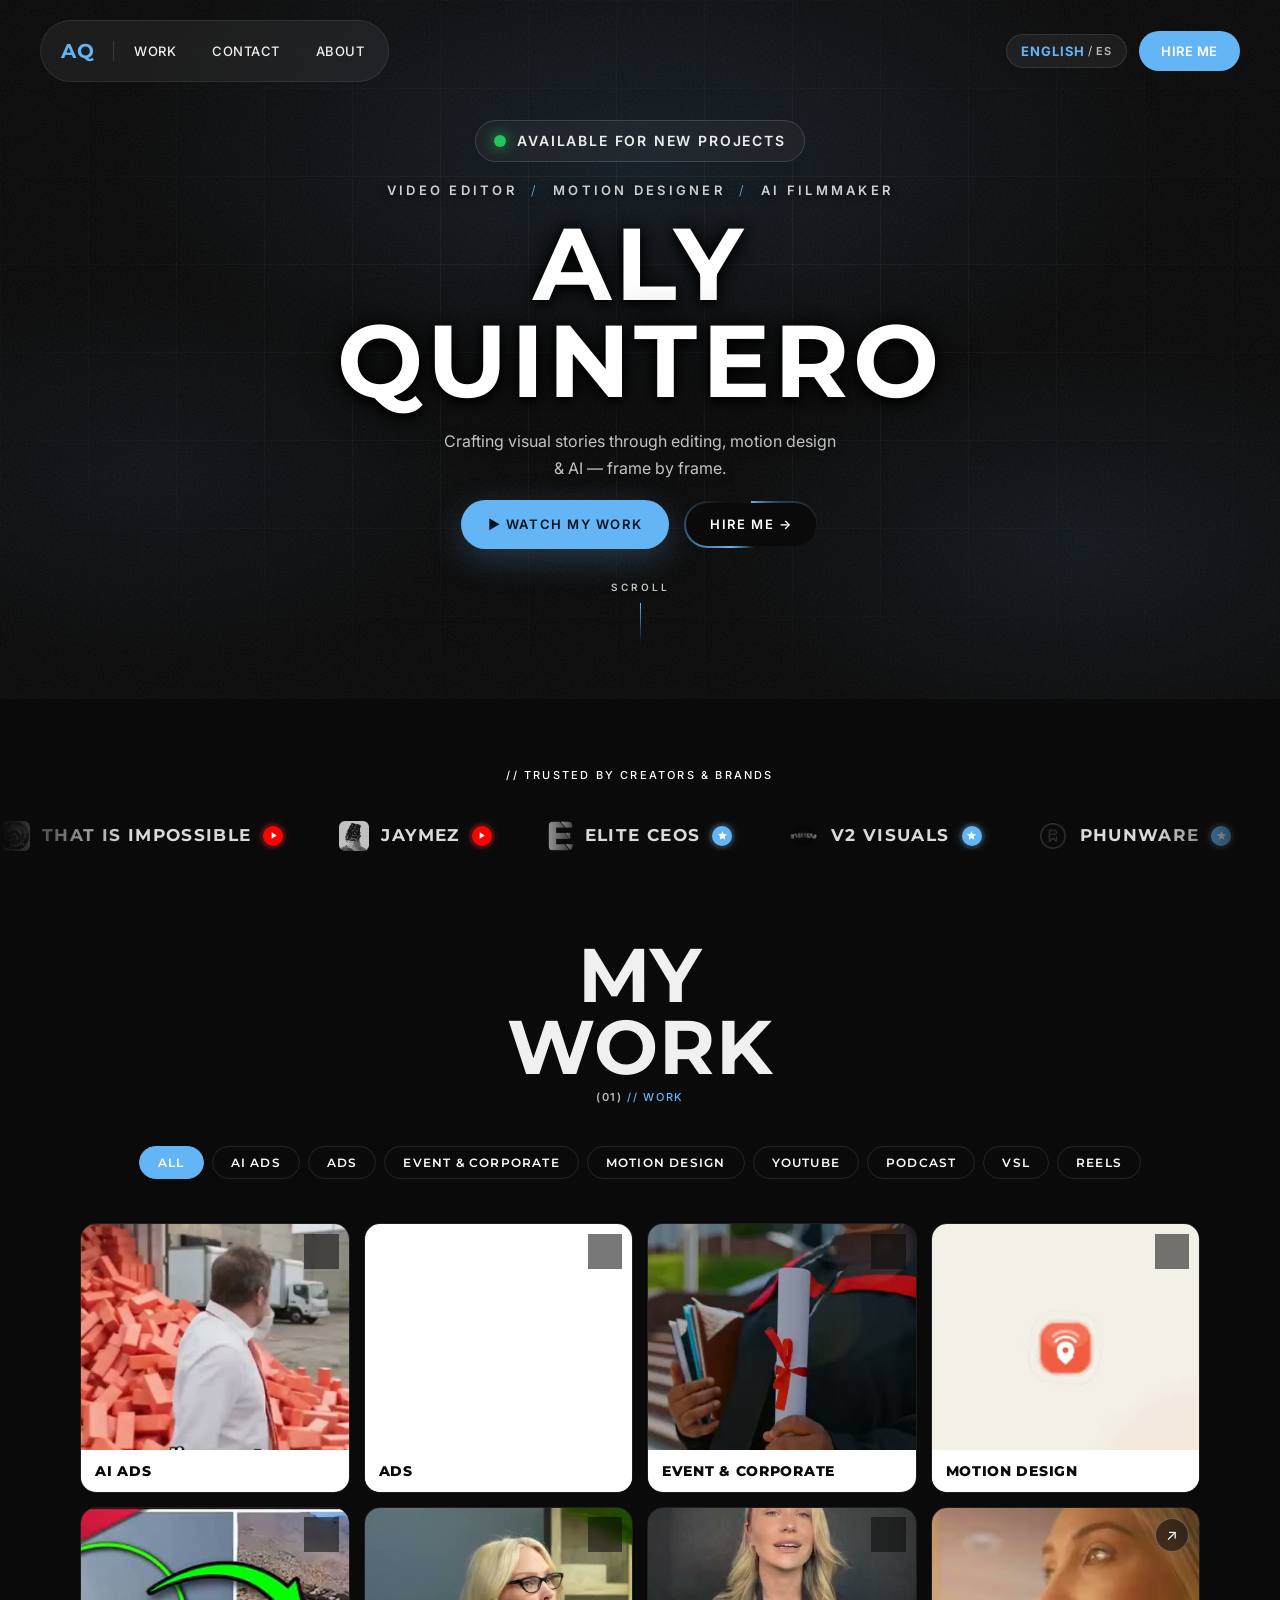
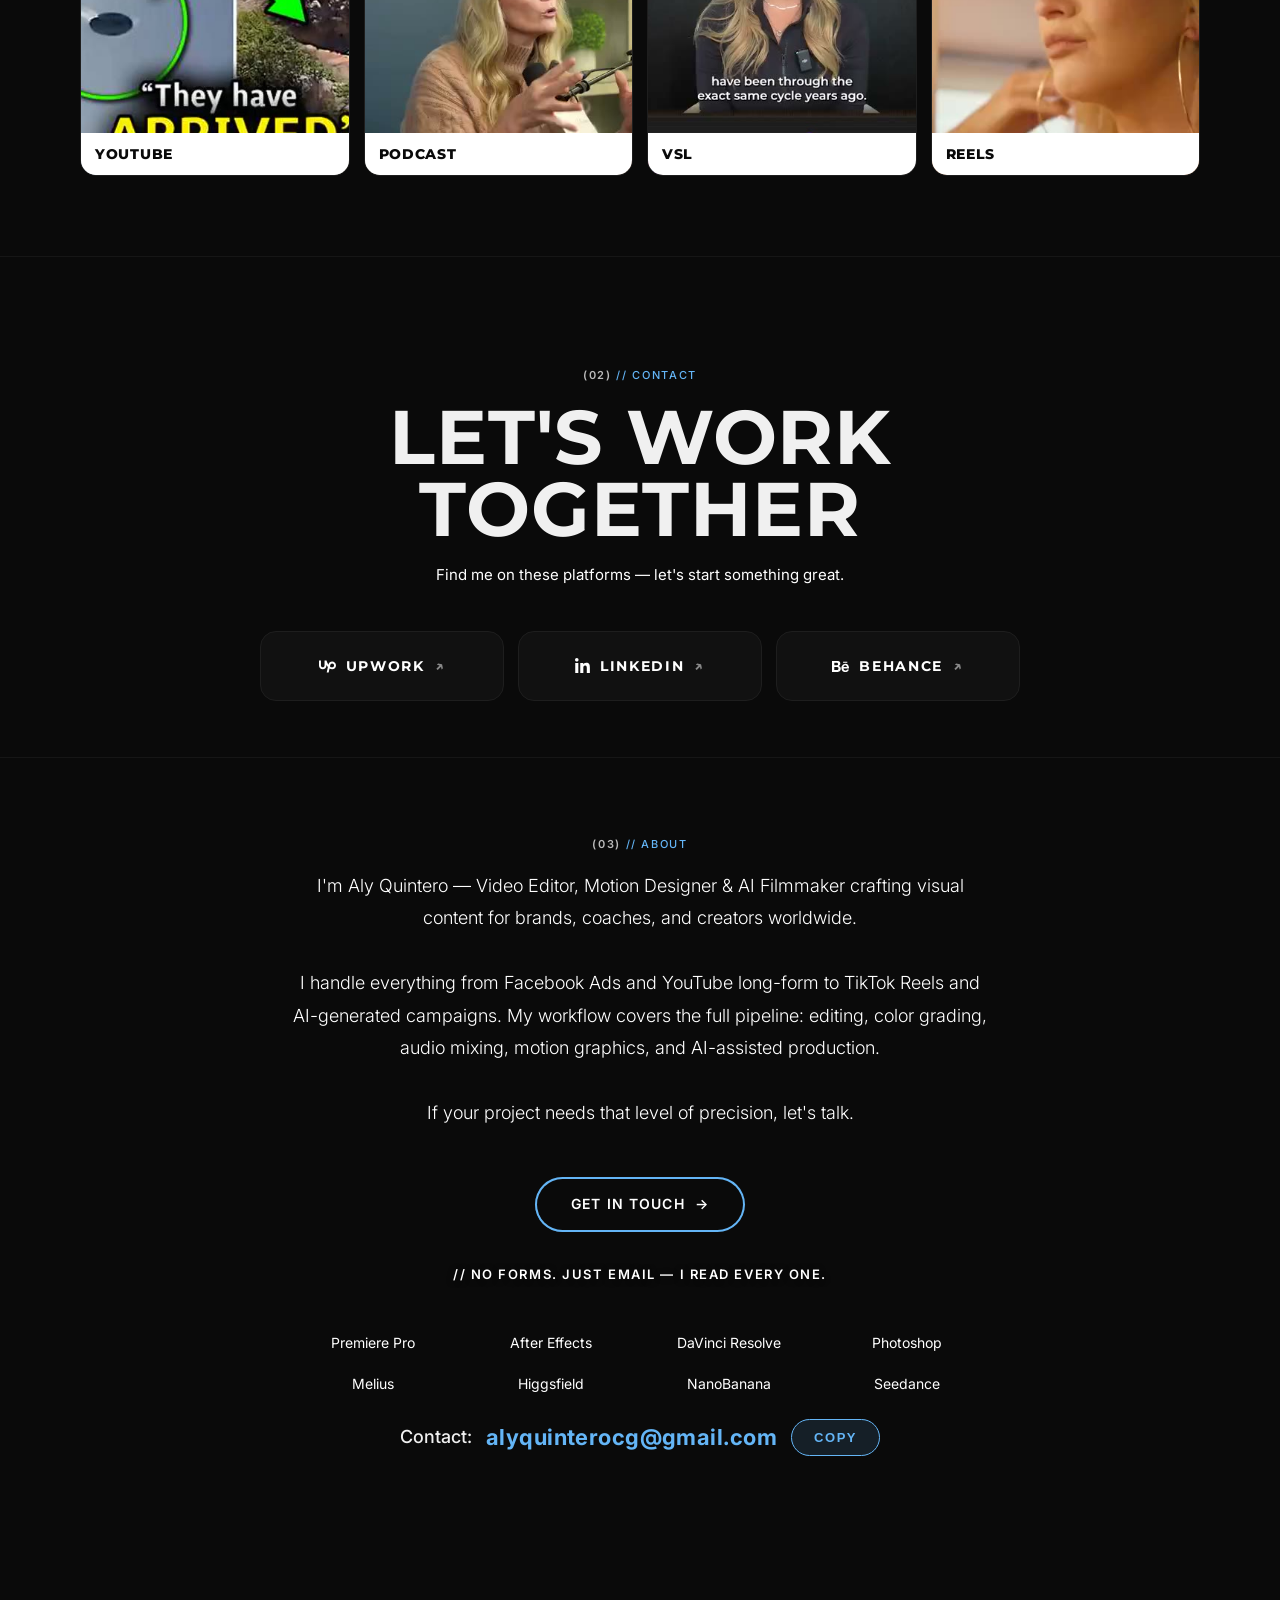
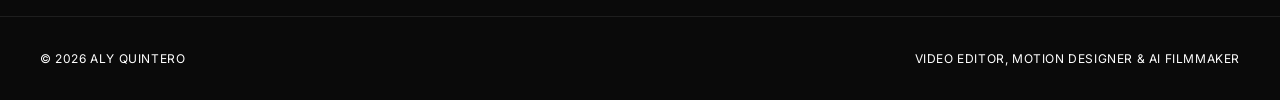
<file: index.html>
<!DOCTYPE html>
<html lang="en">
<head>
  <meta charset="UTF-8">
  <meta name="viewport" content="width=device-width, initial-scale=1.0">
  <title>Aly Quintero — AI Filmmaker, Video Editor & Motion Designer</title>
  <meta name="description" content="Portfolio of Aly Quintero — AI Filmmaker, Video Editor & Motion Designer. Editing, reels, ads, VSLs, motion graphics and AI.">
  <meta name="theme-color" content="#0A0A0A">
  <meta property="og:title" content="Aly Quintero — AI Filmmaker, Video Editor & Motion Designer">
  <meta property="og:description" content="Video editing, reels, ads, VSLs, motion graphics and AI that converts.">
  <meta property="og:type" content="website">
  <meta property="og:locale" content="en_US">
  <meta property="og:locale:alternate" content="es_PE">
  <meta property="og:site_name" content="Aly Quintero">
  <meta property="og:url" content="https://alyquinterocg.com/">
  <meta property="og:image" content="https://alyquinterocg.com/img/og-aq.png">
  <meta property="og:image:width" content="1080">
  <meta property="og:image:height" content="1080">
  <meta property="og:image:alt" content="Aly Quintero — AQ monogram">
  <meta name="twitter:card" content="summary">
  <meta name="twitter:title" content="Aly Quintero — AI Filmmaker, Video Editor & Motion Designer">
  <meta name="twitter:description" content="Video editing, reels, ads, VSLs, motion graphics and AI that converts.">
  <meta name="twitter:image" content="https://alyquinterocg.com/img/og-aq.png">
  <link rel="canonical" href="https://alyquinterocg.com/">

  <!-- Favicon (AQ monogram) -->
  <link rel="icon" href="./favicon.ico" sizes="any">
  <link rel="apple-touch-icon" href="./apple-touch-icon.png">

  <!-- Structured data -->
  <script type="application/ld+json">
  {
    "@context": "https://schema.org",
    "@type": "Person",
    "name": "Aly Quintero",
    "jobTitle": "AI Filmmaker, Video Editor & Motion Designer",
    "email": "mailto:alyquinterocg@gmail.com",
    "knowsAbout": ["Video Editing", "Motion Design", "AI Filmmaking", "Color Grading", "Ads Production"]
  }
  </script>

  <!-- Fonts: Montserrat (bold display) + Inter (body) -->
  <link rel="preconnect" href="https://fonts.googleapis.com">
  <link rel="preconnect" href="https://fonts.gstatic.com" crossorigin>
  <link href="https://fonts.googleapis.com/css2?family=Montserrat:wght@400;600;700;800;900&family=Inter:wght@300;400;500;600&display=swap" rel="stylesheet">

  <link rel="stylesheet" href="css/style.css">
</head>
<body>

  <!-- Scroll progress -->
  <div class="scroll-progress" id="scrollProgress" aria-hidden="true"></div>

  <!-- Custom cursor: flecha (normal) + mano (hover sobre videos/enlaces/botones) -->
  <div class="cursor-arrow" id="cursorArrow" aria-hidden="true">
    <svg class="c-arrow" width="20" height="20" viewBox="0 0 24 24" fill="none">
      <path d="M5 3l14 9-7 2-3 7z" fill="var(--accent)" stroke="var(--accent)" stroke-width="1" stroke-linejoin="round"/>
    </svg>
    <svg class="c-hand" width="32" height="32" viewBox="0 0 24 24" fill="none">
      <path d="M8.6 3.5A1.9 1.9 0 0 1 12.4 3.5V7.9A1.7 1.7 0 0 1 15.8 7.9V9.3A1.6 1.6 0 0 1 19 9.3V10.7A1.5 1.5 0 0 1 22 10.7V18.7A3 3 0 0 1 19 21.7H11.6A3 3 0 0 1 8.6 18.7V18C7.2 18 5.8 17.4 5.8 16.2C5.8 15 7.2 14.4 8.6 14.4V3.5Z" fill="var(--accent)" stroke="var(--accent)" stroke-width="1" stroke-linejoin="round"/>
    </svg>
  </div>

  <!-- Navigation -->
  <nav class="nav" id="nav">
    <div class="nav-pill">
      <a href="./index.html" class="nav-logo">AQ</a>
      <div class="nav-divider"></div>
      <ul class="nav-links">
        <li><a href="#work" class="nav-link" data-section="work" data-i18n="nav.work">Work</a></li>
        <li><a href="#contact" class="nav-link" data-section="contact" data-i18n="nav.contact">Contact</a></li>
        <li><a href="#about" class="nav-link" data-section="about" data-i18n="nav.about">About</a></li>
      </ul>
    </div>
    <div class="nav-right">
      <!-- Language Toggle -->
      <button class="lang-toggle" id="langToggle" aria-label="Toggle language">
        <span class="lang-label" id="langEN">EN</span>
        <span class="lang-sep">/</span>
        <span class="lang-label" id="langES">ES</span>
      </button>
      <a href="mailto:alyquinterocg@gmail.com" class="nav-cta-pill"><span data-i18n="nav.hire">HIRE ME</span></a>
    </div>
  </nav>

  <!-- Hero (v3: typographic, no background video) -->
  <section class="hero">
    <div class="hero-glow" aria-hidden="true"></div>
    <div class="hero-grid" aria-hidden="true"></div>
    <div class="hero-grain" aria-hidden="true"></div>
    <div class="hero-content">
      <p class="hero-status hero-enter" style="--delay: 0"><span class="status-dot" aria-hidden="true"></span><span data-i18n="hero.status">AVAILABLE FOR NEW PROJECTS</span></p>
      <p class="hero-label hero-enter" style="--delay: 1">
        <span data-i18n="hero.role1">VIDEO EDITOR</span>
        <span class="hero-label-sep">/</span>
        <span data-i18n="hero.role2">MOTION DESIGNER</span>
        <span class="hero-label-sep">/</span>
        <span data-i18n="hero.role3">AI FILMMAKER</span>
      </p>
      <h1 class="hero-name hero-enter" style="--delay: 2">
        <span class="hero-line">ALY</span>
        <span class="hero-line">QUINTERO</span>
      </h1>
      <p class="hero-tagline hero-enter" style="--delay: 3" data-i18n="hero.tagline">Crafting visual stories through editing, motion design<br>&amp; AI — frame by frame.</p>
      <div class="hero-actions hero-enter" style="--delay: 4">
        <a href="#work" class="btn btn-primary" data-i18n="hero.showreel">&#9654; WATCH MY WORK</a>
        <a href="mailto:alyquinterocg@gmail.com" class="btn btn-ghost glow-ring" data-i18n="hero.hire">HIRE ME &rarr;</a>
      </div>
      <div class="hero-scroll hero-enter" style="--delay: 5">
        <span>SCROLL</span>
        <div class="scroll-line"></div>
      </div>
    </div>
  </section>

  <!-- Trusted-by marquee (v3) -->
  <section class="marquee" aria-label="Trusted by">
    <p class="marquee-label">// <span data-i18n="trusted.label">TRUSTED BY CREATORS &amp; BRANDS</span></p>
    <div class="marquee-wrap">
      <div class="marquee-track">
        <div class="marquee-group">
          <span class="marquee-item marquee-item--yt client-item" data-client="thatisimpossible"><img src="img/clients/thatisimpossible.jpg" alt="">THAT IS IMPOSSIBLE<span class="mq-badge mq-badge--yt" role="img" aria-label="YouTube channel"><svg viewBox="0 0 24 24" aria-hidden="true"><path d="M8 5v14l11-7z" fill="#fff"/></svg></span></span>
          <span class="marquee-item marquee-item--yt client-item" data-client="jaymez"><img src="img/clients/jaymez.jpg" alt="">JAYMEZ<span class="mq-badge mq-badge--yt" role="img" aria-label="YouTube channel"><svg viewBox="0 0 24 24" aria-hidden="true"><path d="M8 5v14l11-7z" fill="#fff"/></svg></span></span>
          <span class="marquee-item marquee-item--co client-item" data-client="eliteceos"><img src="img/clients/eliteceos.png" alt="">ELITE CEOs<span class="mq-badge mq-badge--co" role="img" aria-label="Company"><svg viewBox="0 0 24 24" aria-hidden="true"><path d="M12 17.27L18.18 21l-1.64-7.03L22 9.24l-7.19-.61L12 2 9.19 8.63 2 9.24l5.46 4.73L5.82 21z" fill="#fff"/></svg></span></span>
          <span class="marquee-item marquee-item--co client-item" data-client="v2visuals"><img src="img/clients/v2visuals.png" alt="">V2 VISUALS<span class="mq-badge mq-badge--co" role="img" aria-label="Company"><svg viewBox="0 0 24 24" aria-hidden="true"><path d="M12 17.27L18.18 21l-1.64-7.03L22 9.24l-7.19-.61L12 2 9.19 8.63 2 9.24l5.46 4.73L5.82 21z" fill="#fff"/></svg></span></span>
          <span class="marquee-item marquee-item--co client-item" data-client="phunware"><img src="img/clients/phunware.png" alt="">PHUNWARE<span class="mq-badge mq-badge--co" role="img" aria-label="Company"><svg viewBox="0 0 24 24" aria-hidden="true"><path d="M12 17.27L18.18 21l-1.64-7.03L22 9.24l-7.19-.61L12 2 9.19 8.63 2 9.24l5.46 4.73L5.82 21z" fill="#fff"/></svg></span></span>
          <span class="marquee-item marquee-item--co client-item" data-client="adrop"><img src="img/clients/adrop.png" alt="">ADDROP<span class="mq-badge mq-badge--co" role="img" aria-label="Company"><svg viewBox="0 0 24 24" aria-hidden="true"><path d="M12 17.27L18.18 21l-1.64-7.03L22 9.24l-7.19-.61L12 2 9.19 8.63 2 9.24l5.46 4.73L5.82 21z" fill="#fff"/></svg></span></span>
        </div>
        <div class="marquee-group" aria-hidden="true">
          <span class="marquee-item marquee-item--yt client-item" data-client="thatisimpossible"><img src="img/clients/thatisimpossible.jpg" alt="">THAT IS IMPOSSIBLE<span class="mq-badge mq-badge--yt"><svg viewBox="0 0 24 24"><path d="M8 5v14l11-7z" fill="#fff"/></svg></span></span>
          <span class="marquee-item marquee-item--yt client-item" data-client="jaymez"><img src="img/clients/jaymez.jpg" alt="">JAYMEZ<span class="mq-badge mq-badge--yt"><svg viewBox="0 0 24 24"><path d="M8 5v14l11-7z" fill="#fff"/></svg></span></span>
          <span class="marquee-item marquee-item--co client-item" data-client="eliteceos"><img src="img/clients/eliteceos.png" alt="">ELITE CEOs<span class="mq-badge mq-badge--co"><svg viewBox="0 0 24 24"><path d="M12 17.27L18.18 21l-1.64-7.03L22 9.24l-7.19-.61L12 2 9.19 8.63 2 9.24l5.46 4.73L5.82 21z" fill="#fff"/></svg></span></span>
          <span class="marquee-item marquee-item--co client-item" data-client="v2visuals"><img src="img/clients/v2visuals.png" alt="">V2 VISUALS<span class="mq-badge mq-badge--co"><svg viewBox="0 0 24 24"><path d="M12 17.27L18.18 21l-1.64-7.03L22 9.24l-7.19-.61L12 2 9.19 8.63 2 9.24l5.46 4.73L5.82 21z" fill="#fff"/></svg></span></span>
          <span class="marquee-item marquee-item--co client-item" data-client="phunware"><img src="img/clients/phunware.png" alt="">PHUNWARE<span class="mq-badge mq-badge--co"><svg viewBox="0 0 24 24"><path d="M12 17.27L18.18 21l-1.64-7.03L22 9.24l-7.19-.61L12 2 9.19 8.63 2 9.24l5.46 4.73L5.82 21z" fill="#fff"/></svg></span></span>
          <span class="marquee-item marquee-item--co client-item" data-client="adrop"><img src="img/clients/adrop.png" alt="">ADDROP<span class="mq-badge mq-badge--co"><svg viewBox="0 0 24 24"><path d="M12 17.27L18.18 21l-1.64-7.03L22 9.24l-7.19-.61L12 2 9.19 8.63 2 9.24l5.46 4.73L5.82 21z" fill="#fff"/></svg></span></span>
        </div>
      </div>
    </div>
  </section>

  <!-- Work -->
  <section class="work" id="work">
    <div class="work-header fade-up">
      <h2 class="section-title" data-i18n="work.title">MY<br>WORK</h2>
      <span class="section-label"><span class="section-num">(01)</span> // <span data-i18n="work.label">WORK</span></span>

      <!-- Filter bar — clickable categories (orden elegido por el usuario) -->
      <div class="filter-bar" id="filterBar">
        <button class="filter-btn active" data-filter="all" data-i18n="filter.all">ALL</button>
        <button class="filter-btn" data-filter="ai" data-i18n="filter.ai">AI ADS</button>
        <button class="filter-btn" data-filter="ads" data-i18n="filter.ads">ADS</button>
        <button class="filter-btn" data-filter="eventcorp" data-i18n="filter.eventcorp">EVENT &amp; CORPORATE</button>
        <button class="filter-btn" data-filter="motion" data-i18n="filter.motion">MOTION DESIGN</button>
        <button class="filter-btn" data-filter="youtube" data-i18n="filter.youtube">YOUTUBE</button>
        <button class="filter-btn" data-filter="podcast" data-i18n="filter.podcast">PODCAST</button>
        <button class="filter-btn" data-filter="vsl" data-i18n="filter.vsl">VSL</button>
        <button class="filter-btn" data-filter="reels" data-i18n="filter.reels">REELS</button>
      </div>
    </div>

    <div class="work-grid" id="workGrid">
      <!-- Orden de tiles igual al de los filtros (elegido por el usuario): AI ADS, ADS, EVENT, MOTION, YOUTUBE, PODCAST, VSL, REELS -->

      <!-- AI ADS — 9:16 (16 de 16 videos) -->
      <a href="ai.html" class="work-card fade-up" data-category="ai">
        <div class="card-media ar-9x16">
          <img src="video/cover-ai.jpg" alt="" loading="lazy">
          <video class="tile-loop" data-loop muted loop playsinline preload="none"
                 poster="video/cover-ai.jpg" aria-hidden="true">
            <source src="video/hl-ai.mp4" type="video/mp4">
          </video>
          <span class="card-label" data-i18n="cat.ai">AI ADS</span>
          <span class="card-enter" aria-hidden="true">&#8599;</span>
        </div>
      </a>

      <!-- ADS — 4:5 (8 de 8 videos) -->
      <a href="ads.html" class="work-card fade-up" data-category="ads">
        <div class="card-media ar-4x5">
          <img src="video/cover-ads.jpg" alt="" loading="lazy">
          <video class="tile-loop" data-loop muted loop playsinline preload="none"
                 poster="video/cover-ads.jpg" aria-hidden="true">
            <source src="video/hl-ads.mp4" type="video/mp4">
          </video>
          <span class="card-label" data-i18n="cat.ads">ADS</span>
          <span class="card-enter" aria-hidden="true">&#8599;</span>
        </div>
      </a>

      <!-- EVENT & CORPORATE — 16:9 (19 de 19 videos) -->
      <a href="eventcorp.html" class="work-card fade-up" data-category="eventcorp">
        <div class="card-media ar-16x9">
          <img src="video/cover-eventcorp.jpg" alt="" loading="lazy">
          <video class="tile-loop" data-loop muted loop playsinline preload="none"
                 poster="video/cover-eventcorp.jpg" aria-hidden="true">
            <source src="video/hl-eventcorp.mp4" type="video/mp4">
          </video>
          <span class="card-label" data-i18n="cat.eventcorp">EVENT &amp; CORPORATE</span>
          <span class="card-enter" aria-hidden="true">&#8599;</span>
        </div>
      </a>

      <!-- MOTION DESIGN — 1:1 (3 de 4 videos cuadrados; eToro 4:5) -->
      <a href="motion.html" class="work-card fade-up" data-category="motion">
        <div class="card-media ar-1x1">
          <img src="video/cover-motion.jpg" alt="" loading="lazy">
          <video class="tile-loop" data-loop muted loop playsinline preload="none"
                 poster="video/cover-motion.jpg" aria-hidden="true">
            <source src="video/hl-motion.mp4" type="video/mp4">
          </video>
          <span class="card-label" data-i18n="cat.motion">MOTION DESIGN</span>
          <span class="card-enter" aria-hidden="true">&#8599;</span>
        </div>
      </a>

      <!-- YOUTUBE — 16:9 -->
      <a href="youtube.html" class="work-card fade-up" data-category="youtube">
        <div class="card-media ar-16x9">
          <img src="video/cover-youtube.jpg" alt="" loading="lazy">
          <video class="tile-loop" data-loop muted loop playsinline preload="none"
                 poster="video/cover-youtube.jpg" aria-hidden="true">
            <source src="video/hl-youtube.mp4" type="video/mp4">
          </video>
          <span class="card-label">YOUTUBE</span>
          <span class="card-enter" aria-hidden="true">&#8599;</span>
        </div>
      </a>

      <!-- PODCAST / EXPLAINER — 16:9 -->
      <a href="podcast.html" class="work-card fade-up" data-category="podcast">
        <div class="card-media ar-16x9">
          <img src="video/cover-podcast.jpg" alt="" loading="lazy">
          <video class="tile-loop" data-loop muted loop playsinline preload="none"
                 poster="video/cover-podcast.jpg" aria-hidden="true">
            <source src="video/hl-podcast.mp4" type="video/mp4">
          </video>
          <span class="card-label" data-i18n="cat.podcast">PODCAST</span>
          <span class="card-enter" aria-hidden="true">&#8599;</span>
        </div>
      </a>

      <!-- VSL — 16:9 -->
      <a href="vsl.html" class="work-card fade-up" data-category="vsl">
        <div class="card-media ar-16x9">
          <img src="video/cover-vsl.jpg" alt="" loading="lazy">
          <video class="tile-loop" data-loop muted loop playsinline preload="none"
                 poster="video/cover-vsl.jpg" aria-hidden="true">
            <source src="video/hl-vsl.mp4" type="video/mp4">
          </video>
          <span class="card-label">VSL</span>
          <span class="card-enter" aria-hidden="true">&#8599;</span>
        </div>
      </a>

      <!-- REELS — 9:16 (8 de 9 videos) -->
      <a href="reels.html" class="work-card fade-up" data-category="reels">
        <div class="card-media ar-9x16">
          <img src="video/cover-reels.jpg" alt="" loading="lazy">
          <video class="tile-loop" data-loop muted loop playsinline preload="none"
                 poster="video/cover-reels.jpg" aria-hidden="true">
            <source src="video/hl-reels.mp4" type="video/mp4">
          </video>
          <span class="card-label" data-i18n="cat.reels">REELS</span>
          <span class="card-enter" aria-hidden="true">&#8599;</span>
        </div>
      </a>
    </div>

    <!-- Featured panel: 5 highlighted videos per category (v3) -->
    <div class="filter-panel" id="filterPanel" hidden></div>
  </section>

  <!-- Contact -->
  <section class="contact" id="contact">
    <div class="contact-inner fade-up">
      <span class="section-label"><span class="section-num">(02)</span> // <span data-i18n="contact.label">CONTACT</span></span>
      <h2 class="section-title" data-i18n="contact.title">LET'S WORK TOGETHER</h2>
      <p class="contact-sub" data-i18n="contact.sub">Find me on these platforms — let's start something great.</p>
      <div class="contact-links">
        <a class="contact-card contact-card--upwork" href="https://www.upwork.com/freelancers/~01123a19771ae1f132?mp_source=share" target="_blank" rel="noopener noreferrer">
          <svg class="contact-icon" viewBox="0 0 24 24" aria-hidden="true"><path d="M18.561 13.158c-1.102 0-2.135-.467-3.074-1.227l.228-1.076.008-.042c.207-1.143.849-3.06 2.839-3.06 1.492 0 2.703 1.212 2.703 2.703-.001 1.489-1.212 2.702-2.704 2.702zm0-8.14c-2.539 0-4.51 1.649-5.31 4.366-1.22-1.834-2.148-4.036-2.687-5.892H7.828v7.112c-.002 1.406-1.141 2.546-2.547 2.548-1.405-.002-2.543-1.143-2.545-2.548V3.492H0v7.112c0 2.914 2.37 5.303 5.281 5.303 2.913 0 5.283-2.389 5.283-5.303v-1.19c.529 1.107 1.182 2.229 1.974 3.221l-1.673 7.873h2.797l1.213-5.71c1.063.679 2.285 1.109 3.686 1.109 3 0 5.439-2.452 5.439-5.45 0-3-2.439-5.439-5.439-5.439z"/></svg>
          <span class="contact-card-name">UPWORK</span>
          <span class="contact-card-arrow">&#8599;</span>
        </a>
        <a class="contact-card contact-card--linkedin" href="https://www.linkedin.com/in/alyquintero/" target="_blank" rel="noopener noreferrer">
          <svg class="contact-icon" viewBox="0 0 448 512" aria-hidden="true"><path d="M100.28 448H7.4V148.9h92.88zM53.79 108.1C24.09 108.1 0 83.5 0 53.8a53.79 53.79 0 0 1 107.58 0c0 29.7-24.1 54.3-53.79 54.3zM447.9 448h-92.68V302.4c0-34.7-.7-79.2-48.29-79.2-48.29 0-55.69 37.7-55.69 76.7V448h-92.78V148.9h89.08v40.8h1.3c12.4-23.5 42.69-48.3 87.88-48.3 94 0 111.28 61.9 111.28 142.3V448z"/></svg>
          <span class="contact-card-name">LINKEDIN</span>
          <span class="contact-card-arrow">&#8599;</span>
        </a>
        <a class="contact-card contact-card--behance" href="https://www.behance.net/gallery/222380657/Portfolio-Video-Editor" target="_blank" rel="noopener noreferrer">
          <svg class="contact-icon" viewBox="0 0 24 24" aria-hidden="true"><path d="M16.969 16.927a2.561 2.561 0 0 0 1.901.677 2.501 2.501 0 0 0 1.531-.475c.362-.235.636-.584.779-.99h2.585a5.091 5.091 0 0 1-1.9 2.896 5.292 5.292 0 0 1-3.091.88 5.839 5.839 0 0 1-2.284-.433 4.871 4.871 0 0 1-1.723-1.211 5.657 5.657 0 0 1-1.08-1.874 7.057 7.057 0 0 1-.383-2.393c-.005-.8.129-1.595.396-2.349a5.313 5.313 0 0 1 5.088-3.604 4.87 4.87 0 0 1 2.376.563c.661.362 1.231.87 1.668 1.485a6.2 6.2 0 0 1 .943 2.133c.194.821.263 1.666.205 2.508h-7.699c-.063.79.184 1.574.688 2.187ZM6.947 4.084a8.065 8.065 0 0 1 1.928.198 4.29 4.29 0 0 1 1.49.638c.418.303.748.711.958 1.182.241.579.357 1.203.341 1.83a3.506 3.506 0 0 1-.506 1.961 3.726 3.726 0 0 1-1.503 1.287 3.588 3.588 0 0 1 2.027 1.437c.464.747.697 1.615.67 2.494a4.593 4.593 0 0 1-.423 2.032 3.945 3.945 0 0 1-1.163 1.413 5.114 5.114 0 0 1-1.683.807 7.135 7.135 0 0 1-1.928.259H0V4.084h6.947Zm-.235 12.9c.308.004.616-.029.916-.099a2.18 2.18 0 0 0 .766-.332c.228-.158.411-.371.534-.619.142-.317.208-.663.191-1.009a2.08 2.08 0 0 0-.642-1.715 2.618 2.618 0 0 0-1.696-.505h-3.54v4.279h3.471Zm13.635-5.967a2.13 2.13 0 0 0-1.654-.619 2.336 2.336 0 0 0-1.163.259 2.474 2.474 0 0 0-.738.62 2.359 2.359 0 0 0-.396.792c-.074.239-.12.485-.137.734h4.769a3.239 3.239 0 0 0-.679-1.785l-.002-.001Zm-13.813-.648a2.254 2.254 0 0 0 1.423-.433c.399-.355.607-.88.56-1.413a1.916 1.916 0 0 0-.178-.891 1.298 1.298 0 0 0-.495-.533 1.851 1.851 0 0 0-.711-.274 3.966 3.966 0 0 0-.835-.073H3.241v3.631h3.293v-.014ZM21.62 5.122h-5.976v1.527h5.976V5.122Z"/></svg>
          <span class="contact-card-name">BEHANCE</span>
          <span class="contact-card-arrow">&#8599;</span>
        </a>
      </div>
    </div>
  </section>

  <!-- About -->
  <section class="about" id="about">
    <div class="about-inner fade-up">
      <span class="section-label"><span class="section-num">(03)</span> // <span data-i18n="about.label">ABOUT</span></span>
      <p class="about-text" data-i18n="about.text">I'm Aly Quintero — Video Editor, Motion Designer &amp; AI Filmmaker crafting visual content for brands, coaches, and creators worldwide.
        <br><br>
        I handle everything from Facebook Ads and YouTube long-form to TikTok Reels and AI-generated campaigns. My workflow covers the full pipeline: editing, color grading, audio mixing, motion graphics, and AI-assisted production.
        <br><br>
        If your project needs that level of precision, let's talk.</p>
      <a href="mailto:alyquinterocg@gmail.com" class="about-cta glow-ring">
        <span data-i18n="about.cta">GET IN TOUCH</span>
        <span class="cta-arrow">&rarr;</span>
      </a>
      <p class="cta-note">// <span data-i18n="about.ctaNote">NO FORMS. JUST EMAIL — I READ EVERY ONE.</span></p>

      <p class="about-tools">
        <span class="tool">Premiere Pro<span class="tool-logo" aria-hidden="true"><span class="tool-mark">Pr</span><span class="tool-text"><span class="tool-name">Premiere Pro</span><span class="tool-desc" data-i18n="tool.pr">Where I cut every project, start to finish</span></span></span></span>
        <span class="sep">/</span>
        <span class="tool">After Effects<span class="tool-logo" aria-hidden="true"><span class="tool-mark">Ae</span><span class="tool-text"><span class="tool-name">After Effects</span><span class="tool-desc" data-i18n="tool.ae">Where motion graphics come to life</span></span></span></span>
        <span class="sep">/</span>
        <span class="tool">DaVinci Resolve<span class="tool-logo" aria-hidden="true"><span class="tool-mark tool-mark--svg"><svg viewBox="0 0 24 24" role="img"><title>DaVinci Resolve</title><path d="M17.621 0 5.977.004c-1.37 0-2.756.345-3.762 1.11a4.925 4.925 0 0 0-1.61 2.003C.233 3.93 0 5.02 0 5.951l.012 12.2c.002 1.604.479 3.057 1.461 4.112.984 1.056 2.462 1.683 4.331 1.691L16.856 24c1.26.005 3.095-.036 4.303-.714 1.075-.605 2.025-1.556 2.497-2.984.278-.84.345-2.084.344-3.147l-.021-11.13c-.002-.888-.15-2.023-.547-2.934-.425-.976-1.181-1.815-2.322-2.425C20.353.26 19.123 0 17.622 0zm0 .93c1.378 0 2.538.295 3.04.565.977.523 1.544 1.166 1.889 1.96.315.721.47 1.793.473 2.572l.018 11.13c.002 1.013-.097 2.257-.298 2.86-.396 1.202-1.146 1.946-2.063 2.462-.814.457-2.612.593-3.82.588l-11.05-.044c-1.657-.007-2.832-.534-3.626-1.386-.792-.851-1.212-2.06-1.212-3.485L.999 5.95c0-.829.196-1.827.474-2.437.345-.757.75-1.207 1.365-1.674C3.585 1.27 4.868.97 6.08.97zm-5.66 3.423c-1.976.089-3.204 1.658-3.214 3.29.019 1.443 1.635 3.481 2.884 4.53.12.099.154.109.33.18.062.025.198-.047.327-.135.36-.245.993-.947 1.648-1.738a7.67 7.67 0 0 0 1.031-1.683c.409-.89.261-1.599.235-1.888a3.983 3.983 0 0 0-.99-1.692 3.36 3.36 0 0 0-2.251-.864zm4.172 7.922a10.185 10.185 0 0 0-3.244.61c-.15.058-.26.1-.374.17-.057.036-.11.135-.105.292.017.433.29 1.278.624 2.27.384 1.135 1.066 2.27 1.844 2.74a3.23 3.23 0 0 0 2.53.342c.832-.243 1.595-.868 1.962-1.546.986-1.818.19-3.548-1.121-4.417-.447-.296-1.133-.445-1.89-.46-.074 0-.15-.002-.226-.001zm-8.432.038a6.201 6.201 0 0 0-.752.047c-.596.078-.932.273-1.29.51a3.177 3.177 0 0 0-1.365 1.979c-.075.552-.086 1.053.033 1.507.433 1.389 1.326 2.222 2.847 2.452.636.028 1.37-.063 1.99-.45 1.269-.782 2.08-3.17 2.412-4.742.053-.176.035-.357-.013-.42-.005-.067-.044-.113-.19-.183-.398-.192-1.32-.417-2.375-.6a7.68 7.68 0 0 0-1.297-.1z"/></svg></span><span class="tool-text"><span class="tool-name">DaVinci Resolve</span><span class="tool-desc" data-i18n="tool.davinci">Color grading and the final look of every video</span></span></span></span>
        <span class="sep">/</span>
        <span class="tool">Photoshop<span class="tool-logo" aria-hidden="true"><span class="tool-mark">Ps</span><span class="tool-text"><span class="tool-name">Photoshop</span><span class="tool-desc" data-i18n="tool.ps">Thumbnails, retouching and visual polish</span></span></span></span>
        <span class="sep">/</span>
        <span class="tool">Melius<span class="tool-logo" aria-hidden="true"><span class="tool-mark">M</span><span class="tool-text"><span class="tool-name">Melius</span><span class="tool-desc" data-i18n="tool.melius">AI-assisted production workflows</span></span></span></span>
        <span class="sep">/</span>
        <span class="tool">Higgsfield<span class="tool-logo" aria-hidden="true"><span class="tool-mark">H</span><span class="tool-text"><span class="tool-name">Higgsfield</span><span class="tool-desc" data-i18n="tool.higgsfield">Cinematic AI camera moves</span></span></span></span>
        <span class="sep">/</span>
        <span class="tool">NanoBanana<span class="tool-logo" aria-hidden="true"><span class="tool-mark">NB</span><span class="tool-text"><span class="tool-name">NanoBanana</span><span class="tool-desc" data-i18n="tool.nano">AI image generation and editing</span></span></span></span>
        <span class="sep">/</span>
        <span class="tool">Seedance<span class="tool-logo" aria-hidden="true"><span class="tool-mark">S</span><span class="tool-text"><span class="tool-name">Seedance</span><span class="tool-desc" data-i18n="tool.seedance">AI video generation for my ad concepts</span></span></span></span>
      </p>
      <p class="about-email">
        <span data-i18n="about.contact">Contact:</span>
        <a href="mailto:alyquinterocg@gmail.com" class="about-email-link">alyquinterocg@gmail.com</a>
        <button type="button" class="copy-email-btn" data-copy-email aria-label="Copy email"><span data-i18n="copy.email">COPY</span></button>
      </p>
    </div>
  </section>

  <!-- Client description modal -->
  <div class="client-modal" id="clientModal" aria-hidden="true">
    <div class="client-modal-backdrop" data-close-modal></div>
    <div class="client-modal-card" role="dialog" aria-modal="true" aria-labelledby="clientModalTitle">
      <button type="button" class="client-modal-close" data-close-modal aria-label="Close">&times;</button>
      <span class="client-modal-label">// <span data-i18n="clients.modalLabel">CLIENT</span></span>
      <h3 class="client-modal-title" id="clientModalTitle"></h3>
      <div class="client-modal-body">
        <img class="client-modal-logo" id="clientModalLogo" alt="" hidden>
        <p class="client-modal-text" id="clientModalText"></p>
      </div>
      <div class="client-modal-links" id="clientModalLinks"></div>
    </div>
  </div>

  <!-- Footer -->
  <footer class="footer">
    <span>&copy; 2026 ALY QUINTERO</span>
    <span>VIDEO EDITOR, MOTION DESIGNER &amp; AI FILMMAKER</span>
  </footer>

  <script src="js/main.js"></script>
</body>
</html>
</file>
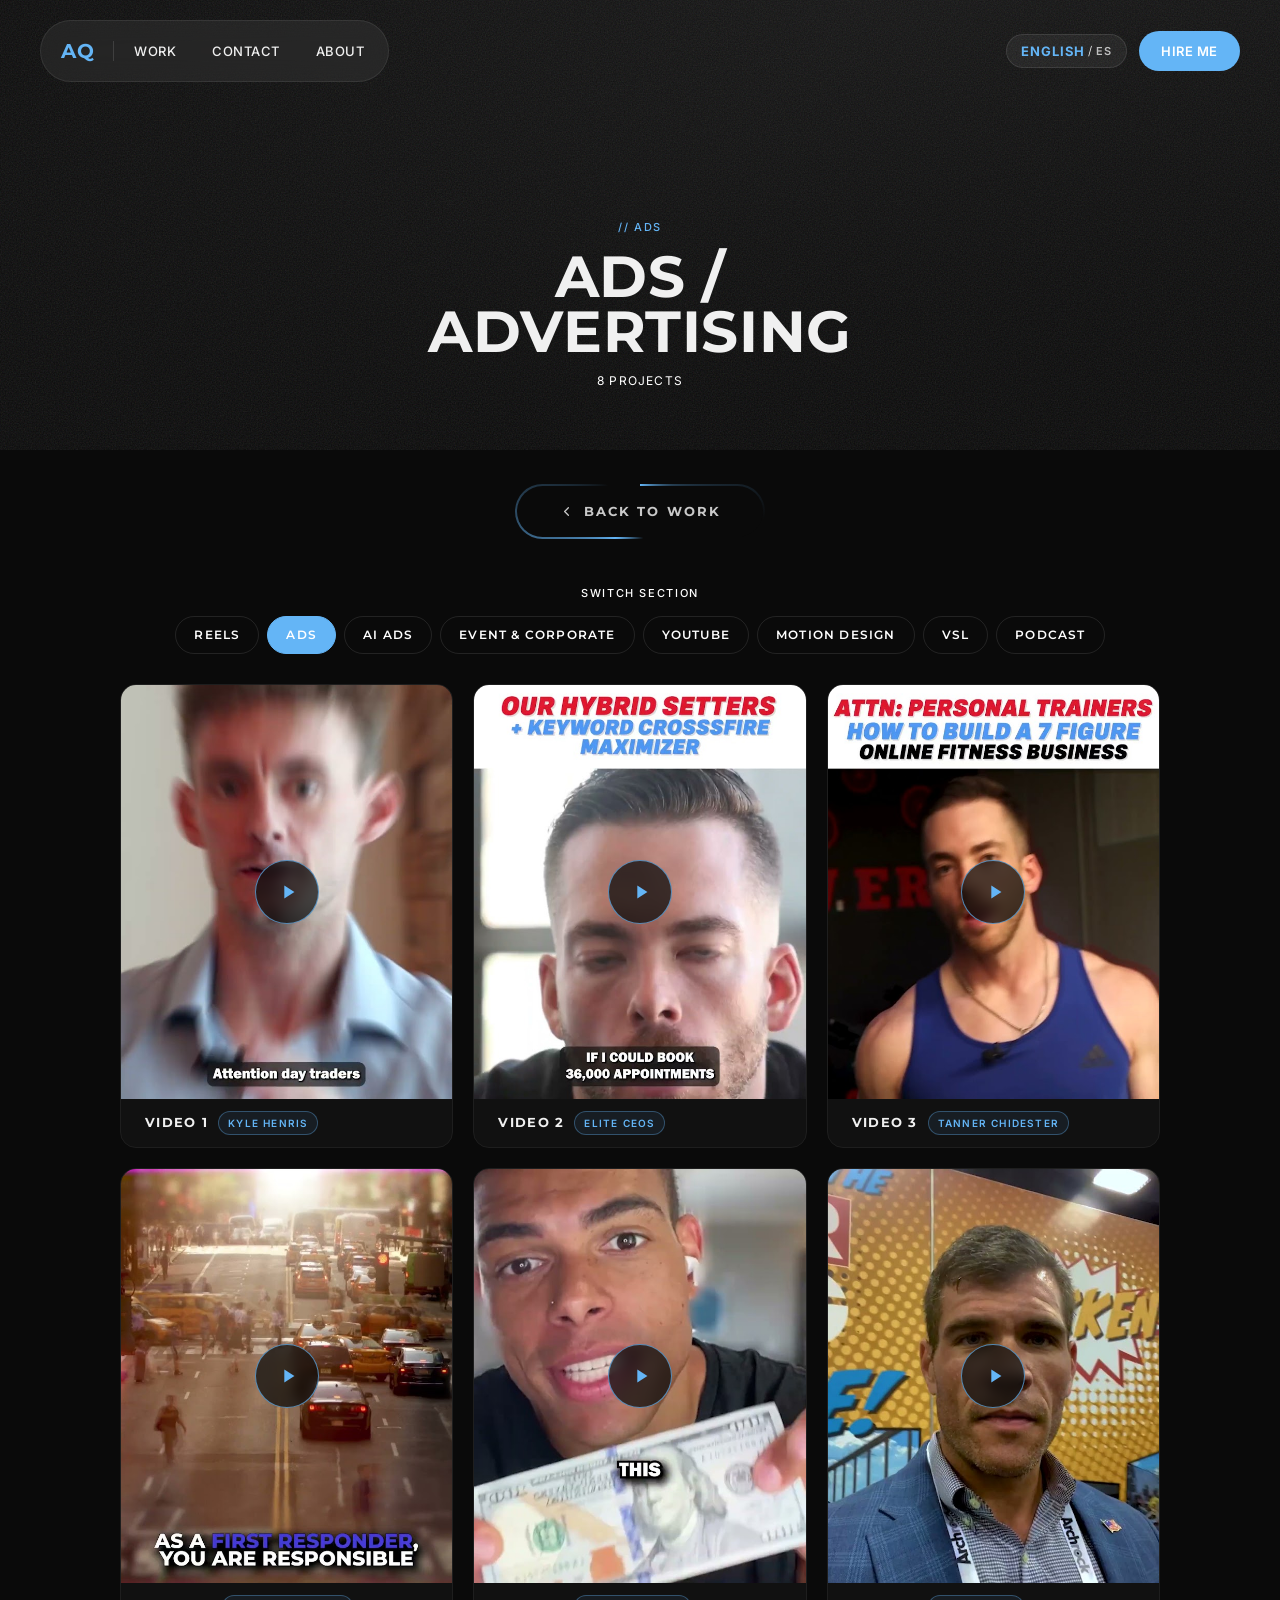
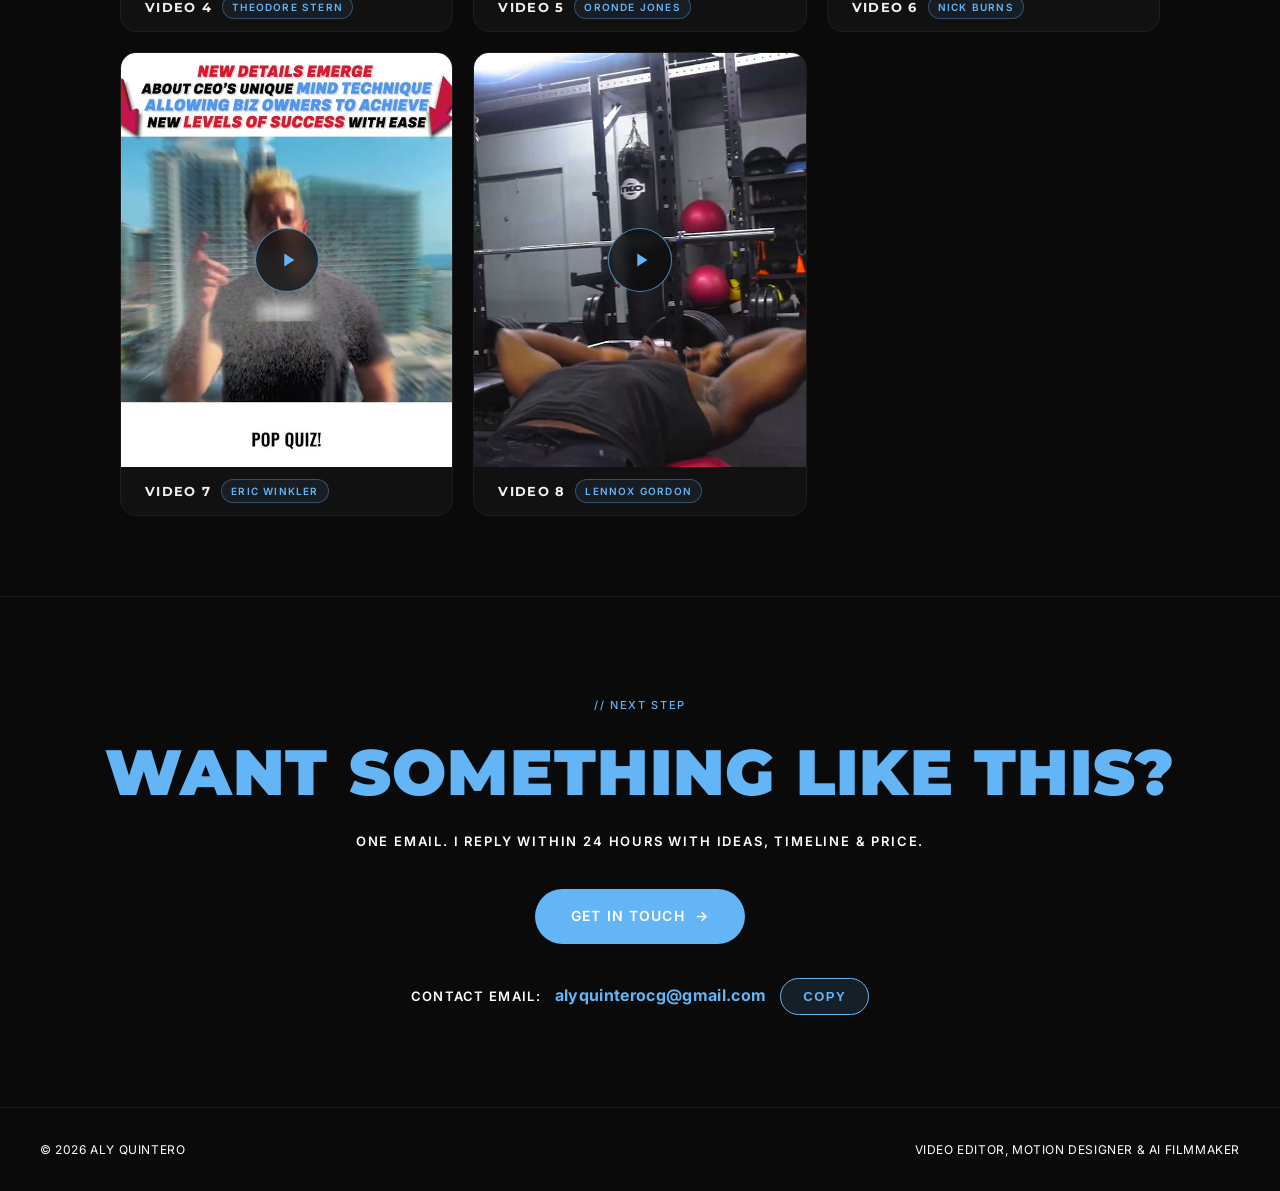
<file: ads.html>
<!DOCTYPE html>
<html lang="en">
<head>
  <meta charset="UTF-8">
  <meta name="viewport" content="width=device-width, initial-scale=1.0">
  <title>Ads — Aly Quintero</title>
  <meta name="description" content="Advertising projects by Aly Quintero — ads that convert and scale.">
  <meta name="theme-color" content="#0A0A0A">

  <link rel="preconnect" href="https://fonts.googleapis.com">
  <link rel="preconnect" href="https://fonts.gstatic.com" crossorigin>
  <link href="https://fonts.googleapis.com/css2?family=Montserrat:wght@400;600;700;800;900&family=Inter:wght@300;400;500;600&display=swap" rel="stylesheet">

  <link rel="stylesheet" href="css/style.css">
  <!-- Link preview (og/twitter) + favicon -->
  <meta property="og:site_name" content="Aly Quintero">
  <meta property="og:title" content="Ads — Aly Quintero">
  <meta property="og:description" content="Advertising projects by Aly Quintero — ads that convert and scale.">
  <meta property="og:type" content="website">
  <meta property="og:url" content="https://alyquinterocg.com/ads.html">
  <meta property="og:image" content="https://alyquinterocg.com/img/og-aq.png">
  <meta property="og:image:width" content="1080">
  <meta property="og:image:height" content="1080">
  <meta property="og:image:alt" content="Aly Quintero - AQ monogram">
  <meta name="twitter:card" content="summary">
  <meta name="twitter:title" content="Ads — Aly Quintero">
  <meta name="twitter:description" content="Advertising projects by Aly Quintero — ads that convert and scale.">
  <meta name="twitter:image" content="https://alyquinterocg.com/img/og-aq.png">
  <link rel="canonical" href="https://alyquinterocg.com/ads.html">
  <link rel="icon" href="./favicon.ico" sizes="any">
  <link rel="apple-touch-icon" href="./apple-touch-icon.png">
</head>
<body>

    <div class="cursor-arrow" id="cursorArrow" aria-hidden="true">
    <svg width="20" height="20" viewBox="0 0 24 24" fill="none">
      <path d="M5 3l14 9-7 2-3 7z" fill="var(--accent)" stroke="var(--accent)" stroke-width="1" stroke-linejoin="round"/>
    </svg>
  </div>

  <nav class="nav" id="nav">
    <div class="nav-pill">
      <a href="index.html" class="nav-logo">AQ</a>
      <div class="nav-divider"></div>
      <ul class="nav-links">
        <li><a href="index.html#work" data-i18n="nav.work">Work</a></li>
        <li><a href="index.html#contact" data-i18n="nav.contact">Contact</a></li>
        <li><a href="index.html#about" data-i18n="nav.about">About</a></li>
      </ul>
    </div>
    <div class="nav-right">
      <button class="lang-toggle" id="langToggle" aria-label="Toggle language">
        <span class="lang-label" id="langEN">EN</span>
        <span class="lang-sep">/</span>
        <span class="lang-label" id="langES">ES</span>
      </button>
      <a href="mailto:alyquinterocg@gmail.com" class="nav-cta-pill"><span data-i18n="nav.hire">HIRE ME</span></a>
    </div>
  </nav>

  <section class="category-hero">
    <div class="category-hero-bg"></div>
    <div class="category-hero-content">
      <span class="section-label">// <span data-i18n="cat.ads">ADS</span></span>
      <h1 class="section-title" data-i18n="title.ads">ADS /<br>ADVERTISING</h1>
      <p class="category-hero-count"><span data-i18n="count.8">8 PROJECTS</span></p>
    </div>
  </section>

  <div class="cat-back-wrap">
    <a href="index.html#work" class="back-btn">
      <svg viewBox="0 0 24 24" aria-hidden="true"><polyline points="15 18 9 12 15 6"></polyline></svg>
      <span data-i18n="back.work">BACK TO WORK</span>
    </a>
  </div>

  <nav class="section-switcher" aria-label="Work sections">
    <span class="switch-label" data-i18n="switch.label">SWITCH SECTION</span>
    <div class="switch-pills">
      <a href="reels.html" class="switch-pill" data-i18n="filter.reels">REELS</a>
      <a href="ads.html" class="switch-pill active" data-i18n="filter.ads" aria-current="page">ADS</a>
      <a href="ai.html" class="switch-pill" data-i18n="filter.ai">AI ADS</a>
      <a href="eventcorp.html" class="switch-pill" data-i18n="filter.eventcorp">EVENT &amp; CORPORATE</a>
      <a href="youtube.html" class="switch-pill" data-i18n="filter.youtube">YOUTUBE</a>
      <a href="motion.html" class="switch-pill" data-i18n="filter.motion">MOTION DESIGN</a>
      <a href="vsl.html" class="switch-pill" data-i18n="filter.vsl">VSL</a>
      <a href="podcast.html" class="switch-pill" data-i18n="filter.podcast">PODCAST</a>
    </div>
  </nav>

  <section class="video-grid video-grid--portrait">

    <div class="video-card fade-up">
      <div class="card-media card-media--embed card-media--drive ar-4x5" data-drive="1xtMmAxQDsTOyK2xegeUwDTuJKxuP1k9d">
        <img class="card-poster" src="img/work/ads-1.jpg" alt="" loading="lazy">
        <span class="drive-play" aria-hidden="true"><svg viewBox="0 0 24 24"><path d="M8 5v14l11-7z"></path></svg></span>
      </div>
      <div class="card-info">
        <div class="card-info-main">
          <span class="card-category" data-i18n="proj.1">VIDEO 1</span>
          <span class="card-client">KYLE HENRIS</span>
        </div>
      </div>
    </div>

    <div class="video-card fade-up">
      <div class="card-media card-media--embed card-media--drive ar-4x5" data-drive="1FRIiYrqBr5SxAM11talx5X003uQNhJPs">
        <img class="card-poster" src="img/work/ads-2.jpg" alt="" loading="lazy">
        <span class="drive-play" aria-hidden="true"><svg viewBox="0 0 24 24"><path d="M8 5v14l11-7z"></path></svg></span>
      </div>
      <div class="card-info">
        <div class="card-info-main">
          <span class="card-category" data-i18n="proj.2">VIDEO 2</span>
          <span class="card-client">ELITE CEOs</span>
        </div>
      </div>
    </div>

    <div class="video-card fade-up">
      <div class="card-media card-media--embed card-media--drive ar-4x5" data-drive="1cXA2ZAm8W6V2hp1YWvJoxa-fwD_hKJFu">
        <img class="card-poster" src="img/work/ads-3.jpg" alt="" loading="lazy">
        <span class="drive-play" aria-hidden="true"><svg viewBox="0 0 24 24"><path d="M8 5v14l11-7z"></path></svg></span>
      </div>
      <div class="card-info">
        <div class="card-info-main">
          <span class="card-category" data-i18n="proj.3">VIDEO 3</span>
          <span class="card-client">TANNER CHIDESTER</span>
        </div>
      </div>
    </div>

    <div class="video-card fade-up">
      <div class="card-media card-media--embed card-media--drive ar-4x5" data-drive="1dvqRrVEOpT9o82AZlTB1DK8h0lP6vT46">
        <img class="card-poster" src="img/work/ads-4.jpg" alt="" loading="lazy">
        <span class="drive-play" aria-hidden="true"><svg viewBox="0 0 24 24"><path d="M8 5v14l11-7z"></path></svg></span>
      </div>
      <div class="card-info">
        <div class="card-info-main">
          <span class="card-category" data-i18n="proj.4">VIDEO 4</span>
          <span class="card-client">THEODORE STERN</span>
        </div>
      </div>
    </div>

    <div class="video-card fade-up">
      <div class="card-media card-media--embed card-media--drive ar-4x5" data-drive="1yOo_e-wxUjPHTFgNr5SGlvL_Ml4pAi3j">
        <img class="card-poster" src="img/work/ads-5.jpg" alt="" loading="lazy">
        <span class="drive-play" aria-hidden="true"><svg viewBox="0 0 24 24"><path d="M8 5v14l11-7z"></path></svg></span>
      </div>
      <div class="card-info">
        <div class="card-info-main">
          <span class="card-category" data-i18n="proj.5">VIDEO 5</span>
          <span class="card-client">ORONDE JONES</span>
        </div>
      </div>
    </div>

    <div class="video-card fade-up">
      <div class="card-media card-media--embed card-media--drive ar-4x5" data-drive="1CCUIedBVH2sRVfnTz6Ho7lYoJjTbZTEX">
        <img class="card-poster" src="img/work/ads-6.jpg" alt="" loading="lazy">
        <span class="drive-play" aria-hidden="true"><svg viewBox="0 0 24 24"><path d="M8 5v14l11-7z"></path></svg></span>
      </div>
      <div class="card-info">
        <div class="card-info-main">
          <span class="card-category" data-i18n="proj.6">VIDEO 6</span>
          <span class="card-client">NICK BURNS</span>
        </div>
      </div>
    </div>

    <div class="video-card fade-up">
      <div class="card-media card-media--embed card-media--drive ar-4x5" data-drive="14IIJgtfJJ-FRtZzF4AhiD6J6mc5qQTL6">
        <img class="card-poster" src="img/work/ads-7.jpg" alt="" loading="lazy">
        <span class="drive-play" aria-hidden="true"><svg viewBox="0 0 24 24"><path d="M8 5v14l11-7z"></path></svg></span>
      </div>
      <div class="card-info">
        <div class="card-info-main">
          <span class="card-category" data-i18n="proj.7">VIDEO 7</span>
          <span class="card-client">ERIC WINKLER</span>
        </div>
      </div>
    </div>

    <div class="video-card fade-up">
      <div class="card-media card-media--embed card-media--drive ar-4x5" data-drive="1TRLrHTyqt8qCMwYsiuEuIWrrM4kvejaa">
        <img class="card-poster" src="img/work/ads-8.jpg" alt="" loading="lazy">
        <span class="drive-play" aria-hidden="true"><svg viewBox="0 0 24 24"><path d="M8 5v14l11-7z"></path></svg></span>
      </div>
      <div class="card-info">
        <div class="card-info-main">
          <span class="card-category" data-i18n="proj.8">VIDEO 8</span>
          <span class="card-client">LENNOX GORDON</span>
        </div>
      </div>
    </div>

  </section>

  
  <!-- Next step CTA -->
  <section class="next-step fade-up">
    <span class="section-label">// <span data-i18n="cta.next">NEXT STEP</span></span>
    <h2 class="next-step-title" data-i18n="cta.want">WANT SOMETHING LIKE THIS?</h2>
    <p class="next-step-sub" data-i18n="cta.sub">ONE EMAIL. I REPLY WITHIN 24 HOURS WITH IDEAS, TIMELINE &amp; PRICE.</p>
    <a href="index.html#contact" class="about-cta">
      <span data-i18n="about.cta">GET IN TOUCH</span>
      <span class="cta-arrow" aria-hidden="true">&rarr;</span>
    </a>
    <p class="next-step-email">
      <span class="next-step-email-label" data-i18n="cta.emailLabel">CONTACT EMAIL:</span>
      <a href="mailto:alyquinterocg@gmail.com" class="about-email-link">alyquinterocg@gmail.com</a>
      <button type="button" class="copy-email-btn" data-copy-email aria-label="Copy email"><span data-i18n="copy.email">COPY</span></button>
    </p>
  </section>

  <footer class="footer">
    <span>© 2026 ALY QUINTERO</span>
    <span>VIDEO EDITOR, MOTION DESIGNER &amp; AI FILMMAKER</span>
  </footer>

  <script src="js/main.js"></script>
</body>
</html>
</file>
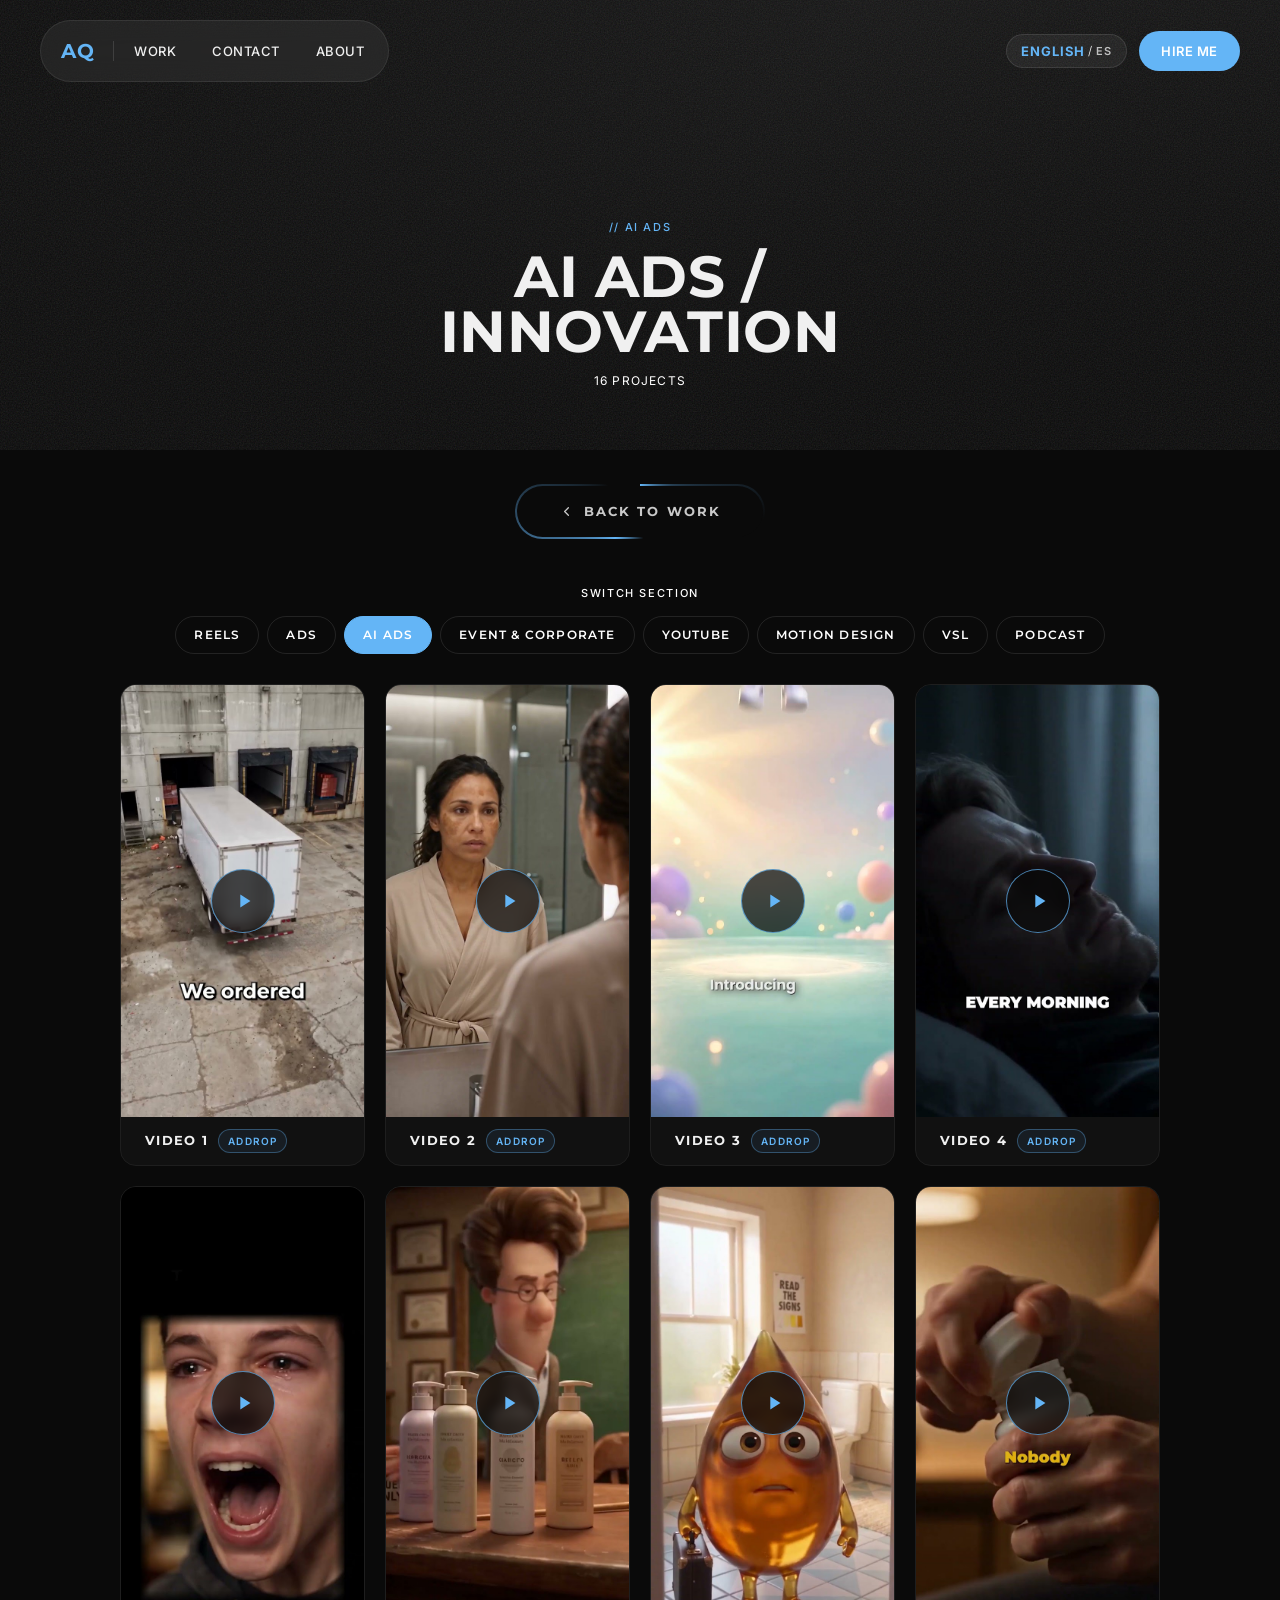
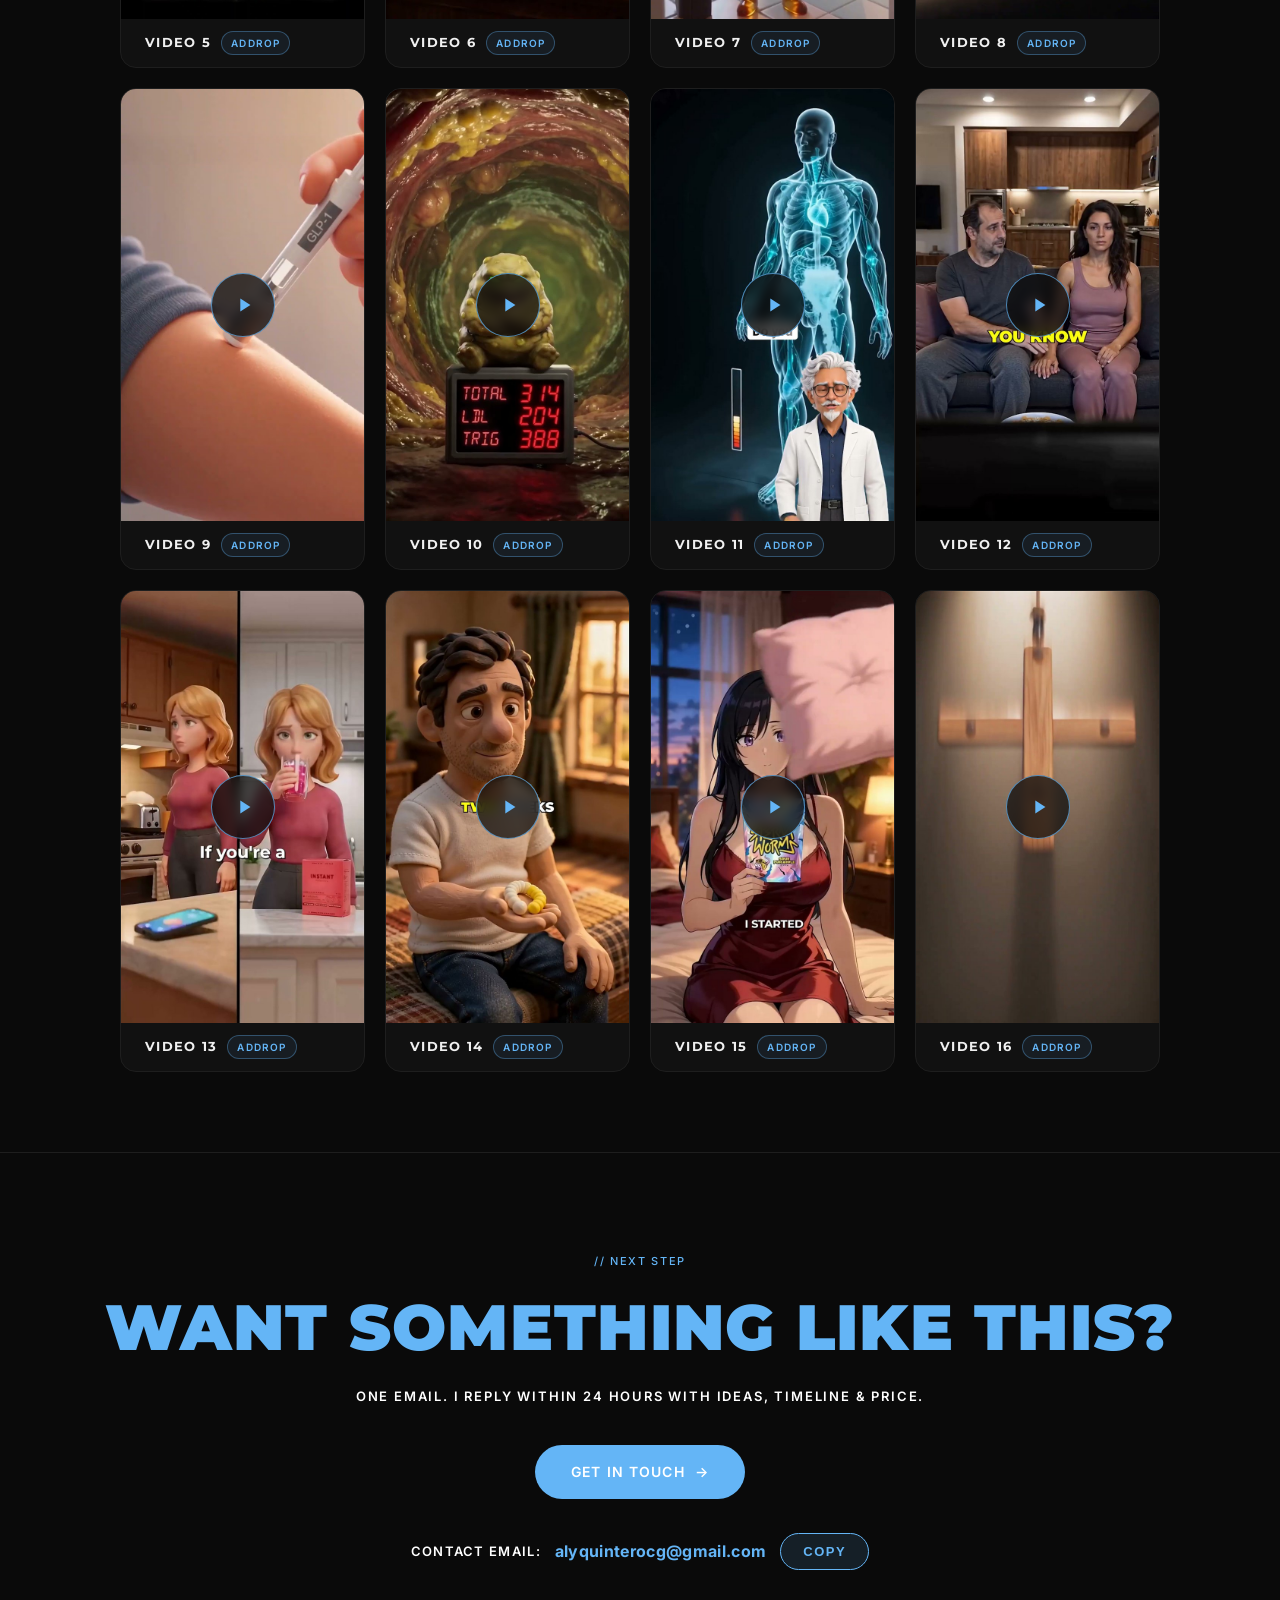
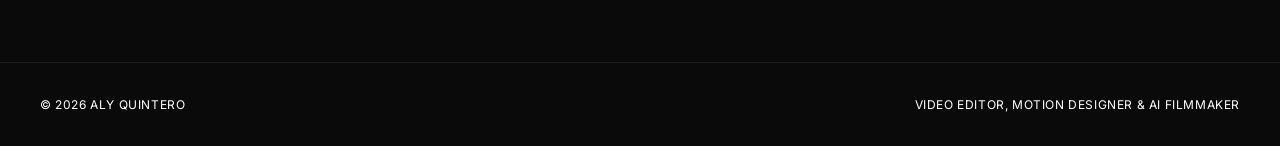
<file: ai.html>
<!DOCTYPE html>
<html lang="en">
<head>
  <meta charset="UTF-8">
  <meta name="viewport" content="width=device-width, initial-scale=1.0">
  <title>AI Ads — Aly Quintero</title>
  <meta name="description" content="AI advertising projects by Aly Quintero — ads produced with artificial intelligence.">
  <meta name="theme-color" content="#0A0A0A">

  <link rel="preconnect" href="https://fonts.googleapis.com">
  <link rel="preconnect" href="https://fonts.gstatic.com" crossorigin>
  <link href="https://fonts.googleapis.com/css2?family=Montserrat:wght@400;600;700;800;900&family=Inter:wght@300;400;500;600&display=swap" rel="stylesheet">

  <link rel="stylesheet" href="css/style.css">
  <!-- Link preview (og/twitter) + favicon -->
  <meta property="og:site_name" content="Aly Quintero">
  <meta property="og:title" content="AI Ads — Aly Quintero">
  <meta property="og:description" content="AI advertising projects by Aly Quintero — ads produced with artificial intelligence.">
  <meta property="og:type" content="website">
  <meta property="og:url" content="https://alyquinterocg.com/ai.html">
  <meta property="og:image" content="https://alyquinterocg.com/img/og-aq.png">
  <meta property="og:image:width" content="1080">
  <meta property="og:image:height" content="1080">
  <meta property="og:image:alt" content="Aly Quintero - AQ monogram">
  <meta name="twitter:card" content="summary">
  <meta name="twitter:title" content="AI Ads — Aly Quintero">
  <meta name="twitter:description" content="AI advertising projects by Aly Quintero — ads produced with artificial intelligence.">
  <meta name="twitter:image" content="https://alyquinterocg.com/img/og-aq.png">
  <link rel="canonical" href="https://alyquinterocg.com/ai.html">
  <link rel="icon" href="./favicon.ico" sizes="any">
  <link rel="apple-touch-icon" href="./apple-touch-icon.png">
</head>
<body>

    <div class="cursor-arrow" id="cursorArrow" aria-hidden="true">
    <svg width="20" height="20" viewBox="0 0 24 24" fill="none">
      <path d="M5 3l14 9-7 2-3 7z" fill="var(--accent)" stroke="var(--accent)" stroke-width="1" stroke-linejoin="round"/>
    </svg>
  </div>

  <nav class="nav" id="nav">
    <div class="nav-pill">
      <a href="index.html" class="nav-logo">AQ</a>
      <div class="nav-divider"></div>
      <ul class="nav-links">
        <li><a href="index.html#work" data-i18n="nav.work">Work</a></li>
        <li><a href="index.html#contact" data-i18n="nav.contact">Contact</a></li>
        <li><a href="index.html#about" data-i18n="nav.about">About</a></li>
      </ul>
    </div>
    <div class="nav-right">
      <button class="lang-toggle" id="langToggle" aria-label="Toggle language">
        <span class="lang-label" id="langEN">EN</span>
        <span class="lang-sep">/</span>
        <span class="lang-label" id="langES">ES</span>
      </button>
      <a href="mailto:alyquinterocg@gmail.com" class="nav-cta-pill"><span data-i18n="nav.hire">HIRE ME</span></a>
    </div>
  </nav>

  <section class="category-hero">
    <div class="category-hero-bg"></div>
    <div class="category-hero-content">
      <span class="section-label">// AI ADS</span>
      <h1 class="section-title" data-i18n="title.ai">AI ADS /<br>INNOVATION</h1>
      <p class="category-hero-count"><span data-i18n="count.16">16 PROJECTS</span></p>
    </div>
  </section>

  <div class="cat-back-wrap">
    <a href="index.html#work" class="back-btn">
      <svg viewBox="0 0 24 24" aria-hidden="true"><polyline points="15 18 9 12 15 6"></polyline></svg>
      <span data-i18n="back.work">BACK TO WORK</span>
    </a>
  </div>

  <nav class="section-switcher" aria-label="Work sections">
    <span class="switch-label" data-i18n="switch.label">SWITCH SECTION</span>
    <div class="switch-pills">
      <a href="reels.html" class="switch-pill" data-i18n="filter.reels">REELS</a>
      <a href="ads.html" class="switch-pill" data-i18n="filter.ads">ADS</a>
      <a href="ai.html" class="switch-pill active" data-i18n="filter.ai" aria-current="page">AI ADS</a>
      <a href="eventcorp.html" class="switch-pill" data-i18n="filter.eventcorp">EVENT &amp; CORPORATE</a>
      <a href="youtube.html" class="switch-pill" data-i18n="filter.youtube">YOUTUBE</a>
      <a href="motion.html" class="switch-pill" data-i18n="filter.motion">MOTION DESIGN</a>
      <a href="vsl.html" class="switch-pill" data-i18n="filter.vsl">VSL</a>
      <a href="podcast.html" class="switch-pill" data-i18n="filter.podcast">PODCAST</a>
    </div>
  </nav>

  <section class="video-grid video-grid--vertical">

    <div class="video-card fade-up">
      <div class="card-media card-media--embed card-media--drive ar-9x16" data-drive="1vpjDgtRy8tSdftDAn-V89nsXiaNsmGD2">
        <img class="card-poster" src="img/work/ai-5.jpg" alt="" loading="lazy">
        <span class="drive-play" aria-hidden="true"><svg viewBox="0 0 24 24"><path d="M8 5v14l11-7z"></path></svg></span>
      </div>
      <div class="card-info">
        <div class="card-info-main">
          <span class="card-category" data-i18n="proj.1">VIDEO 1</span>
          <span class="card-client">ADDROP</span>
        </div>
      </div>
    </div>

    <div class="video-card fade-up">
      <div class="card-media card-media--embed card-media--drive ar-9x16" data-drive="1_WPbWZ4DSNh91X1mJyK9zjcDmh46i8Te">
        <img class="card-poster" src="img/work/ai-2.jpg" alt="" loading="lazy">
        <span class="drive-play" aria-hidden="true"><svg viewBox="0 0 24 24"><path d="M8 5v14l11-7z"></path></svg></span>
      </div>
      <div class="card-info">
        <div class="card-info-main">
          <span class="card-category" data-i18n="proj.2">VIDEO 2</span>
          <span class="card-client">ADDROP</span>
        </div>
      </div>
    </div>

    <div class="video-card fade-up">
      <div class="card-media card-media--embed card-media--drive ar-9x16" data-drive="1BZKcZv-tehrvDTqh6BzlsOs8yG-Id_iG">
        <img class="card-poster" src="img/work/ai-3.jpg" alt="" loading="lazy">
        <span class="drive-play" aria-hidden="true"><svg viewBox="0 0 24 24"><path d="M8 5v14l11-7z"></path></svg></span>
      </div>
      <div class="card-info">
        <div class="card-info-main">
          <span class="card-category" data-i18n="proj.3">VIDEO 3</span>
          <span class="card-client">ADDROP</span>
        </div>
      </div>
    </div>

    <div class="video-card fade-up">
      <div class="card-media card-media--embed card-media--drive ar-9x16" data-drive="1weQYakO_Qo0rmEbNt-GWp-iY3SujJXj7">
        <img class="card-poster" src="img/work/ai-7.jpg" alt="" loading="lazy">
        <span class="drive-play" aria-hidden="true"><svg viewBox="0 0 24 24"><path d="M8 5v14l11-7z"></path></svg></span>
      </div>
      <div class="card-info">
        <div class="card-info-main">
          <span class="card-category" data-i18n="proj.4">VIDEO 4</span>
          <span class="card-client">ADDROP</span>
        </div>
      </div>
    </div>

    <div class="video-card fade-up">
      <div class="card-media card-media--embed card-media--drive ar-9x16" data-drive="1hY1A3BWYl2zWyS51LxbJCny5iG4rdGCK">
        <img class="card-poster" src="img/work/ai-1.jpg" alt="" loading="lazy">
        <span class="drive-play" aria-hidden="true"><svg viewBox="0 0 24 24"><path d="M8 5v14l11-7z"></path></svg></span>
      </div>
      <div class="card-info">
        <div class="card-info-main">
          <span class="card-category" data-i18n="proj.5">VIDEO 5</span>
          <span class="card-client">ADDROP</span>
        </div>
      </div>
    </div>

    <div class="video-card fade-up">
      <div class="card-media card-media--embed card-media--drive ar-9x16" data-drive="14K5Cpbt9YMC-FzN0_RyZYZMJrEqrhVQK">
        <img class="card-poster" src="img/work/ai-6.jpg" alt="" loading="lazy">
        <span class="drive-play" aria-hidden="true"><svg viewBox="0 0 24 24"><path d="M8 5v14l11-7z"></path></svg></span>
      </div>
      <div class="card-info">
        <div class="card-info-main">
          <span class="card-category" data-i18n="proj.6">VIDEO 6</span>
          <span class="card-client">ADDROP</span>
        </div>
      </div>
    </div>

    <div class="video-card fade-up">
      <div class="card-media card-media--embed card-media--drive ar-9x16" data-drive="14LGOGJ_BKnxW2ltB_nmePUxWaK6s7qaf">
        <img class="card-poster" src="img/work/ai-4.jpg" alt="" loading="lazy">
        <span class="drive-play" aria-hidden="true"><svg viewBox="0 0 24 24"><path d="M8 5v14l11-7z"></path></svg></span>
      </div>
      <div class="card-info">
        <div class="card-info-main">
          <span class="card-category" data-i18n="proj.7">VIDEO 7</span>
          <span class="card-client">ADDROP</span>
        </div>
      </div>
    </div>

    <div class="video-card fade-up">
      <div class="card-media card-media--embed card-media--drive ar-9x16" data-drive="17OHXhA6MqRjuNMipYHGVYm5AQK67fgas">
        <img class="card-poster" src="img/work/ai-8.jpg" alt="" loading="lazy">
        <span class="drive-play" aria-hidden="true"><svg viewBox="0 0 24 24"><path d="M8 5v14l11-7z"></path></svg></span>
      </div>
      <div class="card-info">
        <div class="card-info-main">
          <span class="card-category" data-i18n="proj.8">VIDEO 8</span>
          <span class="card-client">ADDROP</span>
        </div>
      </div>
    </div>

    <div class="video-card fade-up">
      <div class="card-media card-media--embed card-media--drive ar-9x16" data-drive="1IhYy2V7frB5J5KhqPenEHexkRjFpvwya">
        <img class="card-poster" src="img/work/ai-9.jpg" alt="" loading="lazy">
        <span class="drive-play" aria-hidden="true"><svg viewBox="0 0 24 24"><path d="M8 5v14l11-7z"></path></svg></span>
      </div>
      <div class="card-info">
        <div class="card-info-main">
          <span class="card-category" data-i18n="proj.9">VIDEO 9</span>
          <span class="card-client">ADDROP</span>
        </div>
      </div>
    </div>

    <div class="video-card fade-up">
      <div class="card-media card-media--embed card-media--drive ar-9x16" data-drive="1_IJdRzdJXTCX1TMwnNKgICcBv1O7LmQ9">
        <img class="card-poster" src="img/work/ai-10.jpg" alt="" loading="lazy">
        <span class="drive-play" aria-hidden="true"><svg viewBox="0 0 24 24"><path d="M8 5v14l11-7z"></path></svg></span>
      </div>
      <div class="card-info">
        <div class="card-info-main">
          <span class="card-category" data-i18n="proj.10">VIDEO 10</span>
          <span class="card-client">ADDROP</span>
        </div>
      </div>
    </div>

    <div class="video-card fade-up">
      <div class="card-media card-media--embed card-media--drive ar-9x16" data-drive="1FJRcachrSYjrvV2RAeao6HrQElgZ4ef5">
        <img class="card-poster" src="img/work/ai-11.jpg" alt="" loading="lazy">
        <span class="drive-play" aria-hidden="true"><svg viewBox="0 0 24 24"><path d="M8 5v14l11-7z"></path></svg></span>
      </div>
      <div class="card-info">
        <div class="card-info-main">
          <span class="card-category" data-i18n="proj.11">VIDEO 11</span>
          <span class="card-client">ADDROP</span>
        </div>
      </div>
    </div>

    <div class="video-card fade-up">
      <div class="card-media card-media--embed card-media--drive ar-9x16" data-drive="1ssV8iRrgG3cME-x-F6MDehRyJMCGFdxt">
        <img class="card-poster" src="img/work/ai-12.jpg" alt="" loading="lazy">
        <span class="drive-play" aria-hidden="true"><svg viewBox="0 0 24 24"><path d="M8 5v14l11-7z"></path></svg></span>
      </div>
      <div class="card-info">
        <div class="card-info-main">
          <span class="card-category" data-i18n="proj.12">VIDEO 12</span>
          <span class="card-client">ADDROP</span>
        </div>
      </div>
    </div>

    <div class="video-card fade-up">
      <div class="card-media card-media--embed card-media--drive ar-9x16" data-drive="1ygnRM3UpzFRgf5gVn-UrUMTQ4EZx88PD">
        <img class="card-poster" src="img/work/ai-13.jpg" alt="" loading="lazy">
        <span class="drive-play" aria-hidden="true"><svg viewBox="0 0 24 24"><path d="M8 5v14l11-7z"></path></svg></span>
      </div>
      <div class="card-info">
        <div class="card-info-main">
          <span class="card-category" data-i18n="proj.13">VIDEO 13</span>
          <span class="card-client">ADDROP</span>
        </div>
      </div>
    </div>

    <div class="video-card fade-up">
      <div class="card-media card-media--embed card-media--drive ar-9x16" data-drive="1m0hQJZaS3kwIjfpFMW-XoDyenvM-EAXk">
        <img class="card-poster" src="img/work/ai-14.jpg" alt="" loading="lazy">
        <span class="drive-play" aria-hidden="true"><svg viewBox="0 0 24 24"><path d="M8 5v14l11-7z"></path></svg></span>
      </div>
      <div class="card-info">
        <div class="card-info-main">
          <span class="card-category" data-i18n="proj.14">VIDEO 14</span>
          <span class="card-client">ADDROP</span>
        </div>
      </div>
    </div>

    <div class="video-card fade-up">
      <div class="card-media card-media--embed card-media--drive ar-9x16" data-drive="1dqnruRQYcxfseZP_vwWkuFaQtPfqxc1u">
        <img class="card-poster" src="img/work/ai-15.jpg" alt="" loading="lazy">
        <span class="drive-play" aria-hidden="true"><svg viewBox="0 0 24 24"><path d="M8 5v14l11-7z"></path></svg></span>
      </div>
      <div class="card-info">
        <div class="card-info-main">
          <span class="card-category" data-i18n="proj.15">VIDEO 15</span>
          <span class="card-client">ADDROP</span>
        </div>
      </div>
    </div>

    <div class="video-card fade-up">
      <div class="card-media card-media--embed card-media--drive ar-9x16" data-drive="1PEOyGB4UugkgSaau0mkPeRMqFvlUUk_b">
        <img class="card-poster" src="img/work/ai-16.jpg" alt="" loading="lazy">
        <span class="drive-play" aria-hidden="true"><svg viewBox="0 0 24 24"><path d="M8 5v14l11-7z"></path></svg></span>
      </div>
      <div class="card-info">
        <div class="card-info-main">
          <span class="card-category" data-i18n="proj.16">VIDEO 16</span>
          <span class="card-client">ADDROP</span>
        </div>
      </div>
    </div>

  </section>

  
  <!-- Next step CTA -->
  <section class="next-step fade-up">
    <span class="section-label">// <span data-i18n="cta.next">NEXT STEP</span></span>
    <h2 class="next-step-title" data-i18n="cta.want">WANT SOMETHING LIKE THIS?</h2>
    <p class="next-step-sub" data-i18n="cta.sub">ONE EMAIL. I REPLY WITHIN 24 HOURS WITH IDEAS, TIMELINE &amp; PRICE.</p>
    <a href="index.html#contact" class="about-cta">
      <span data-i18n="about.cta">GET IN TOUCH</span>
      <span class="cta-arrow" aria-hidden="true">&rarr;</span>
    </a>
    <p class="next-step-email">
      <span class="next-step-email-label" data-i18n="cta.emailLabel">CONTACT EMAIL:</span>
      <a href="mailto:alyquinterocg@gmail.com" class="about-email-link">alyquinterocg@gmail.com</a>
      <button type="button" class="copy-email-btn" data-copy-email aria-label="Copy email"><span data-i18n="copy.email">COPY</span></button>
    </p>
  </section>

  <footer class="footer">
    <span>© 2026 ALY QUINTERO</span>
    <span>VIDEO EDITOR, MOTION DESIGNER &amp; AI FILMMAKER</span>
  </footer>

  <script src="js/main.js"></script>
</body>
</html>
</file>
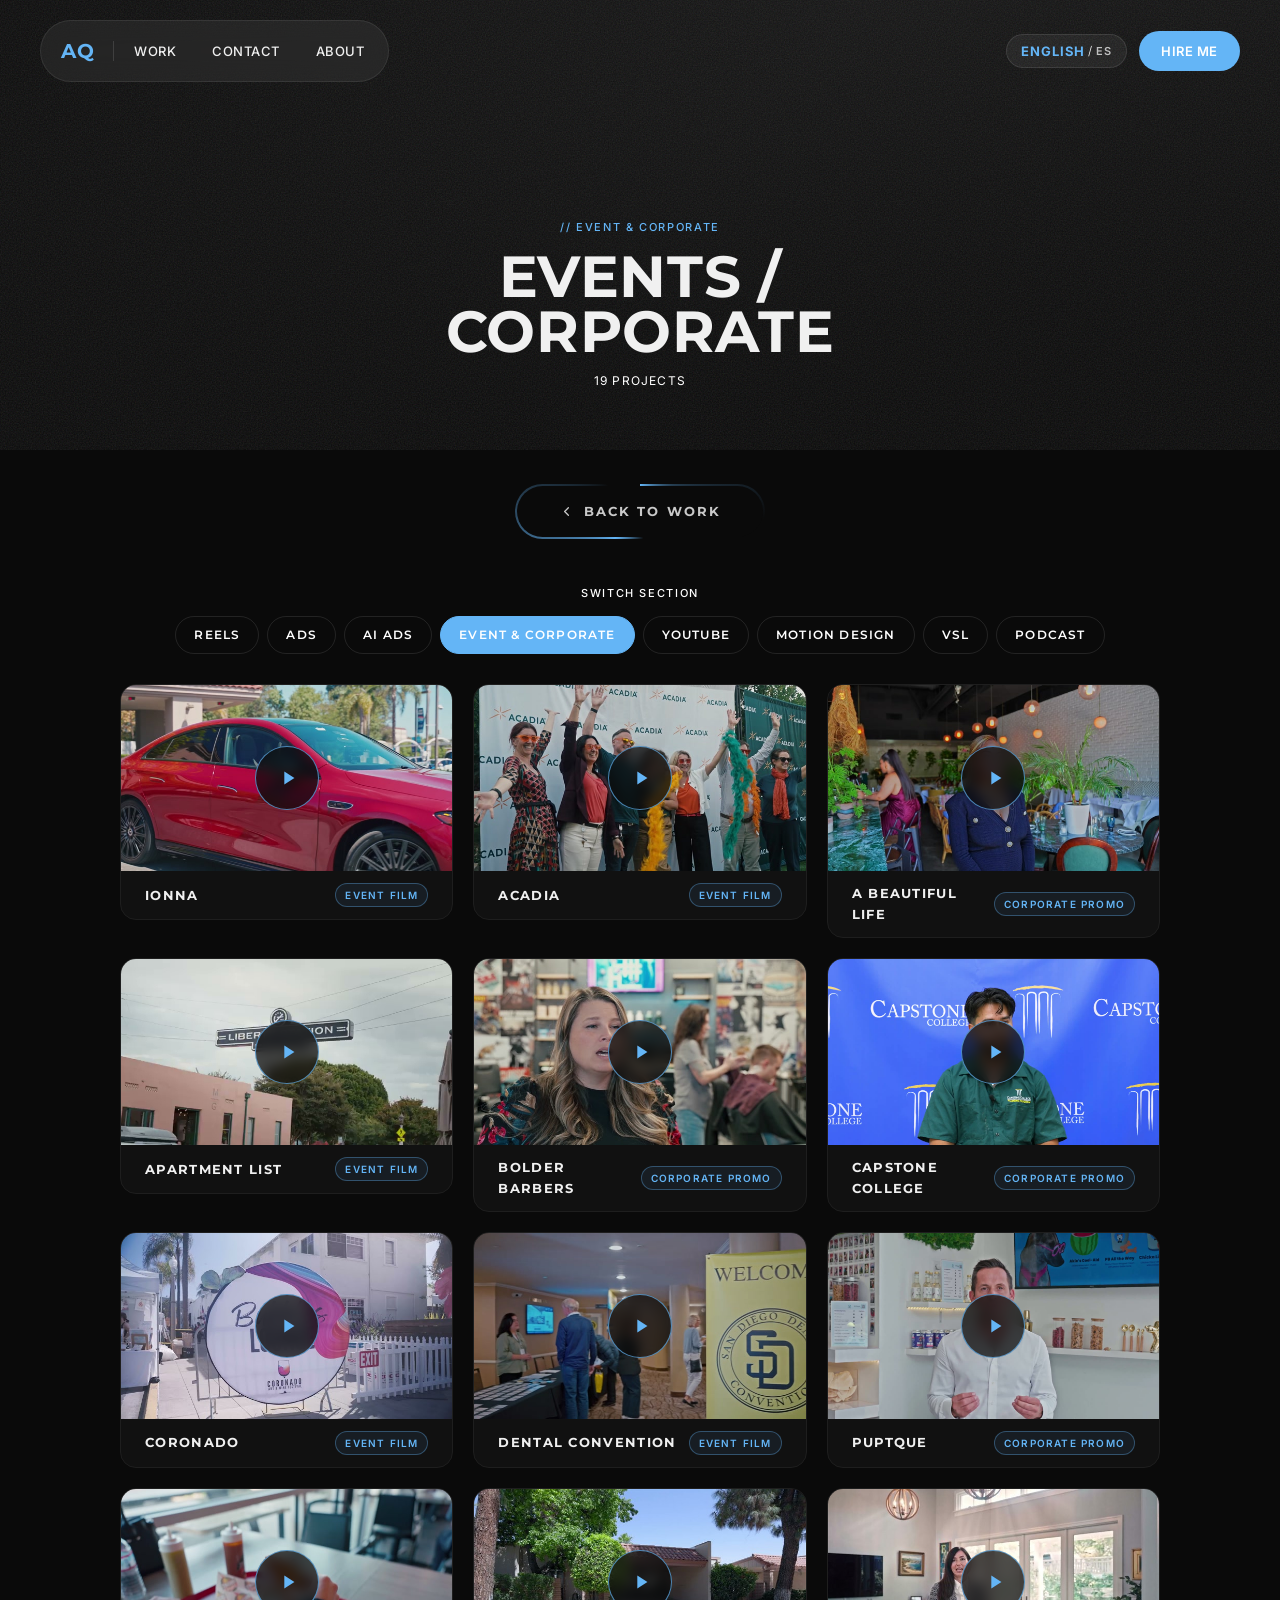
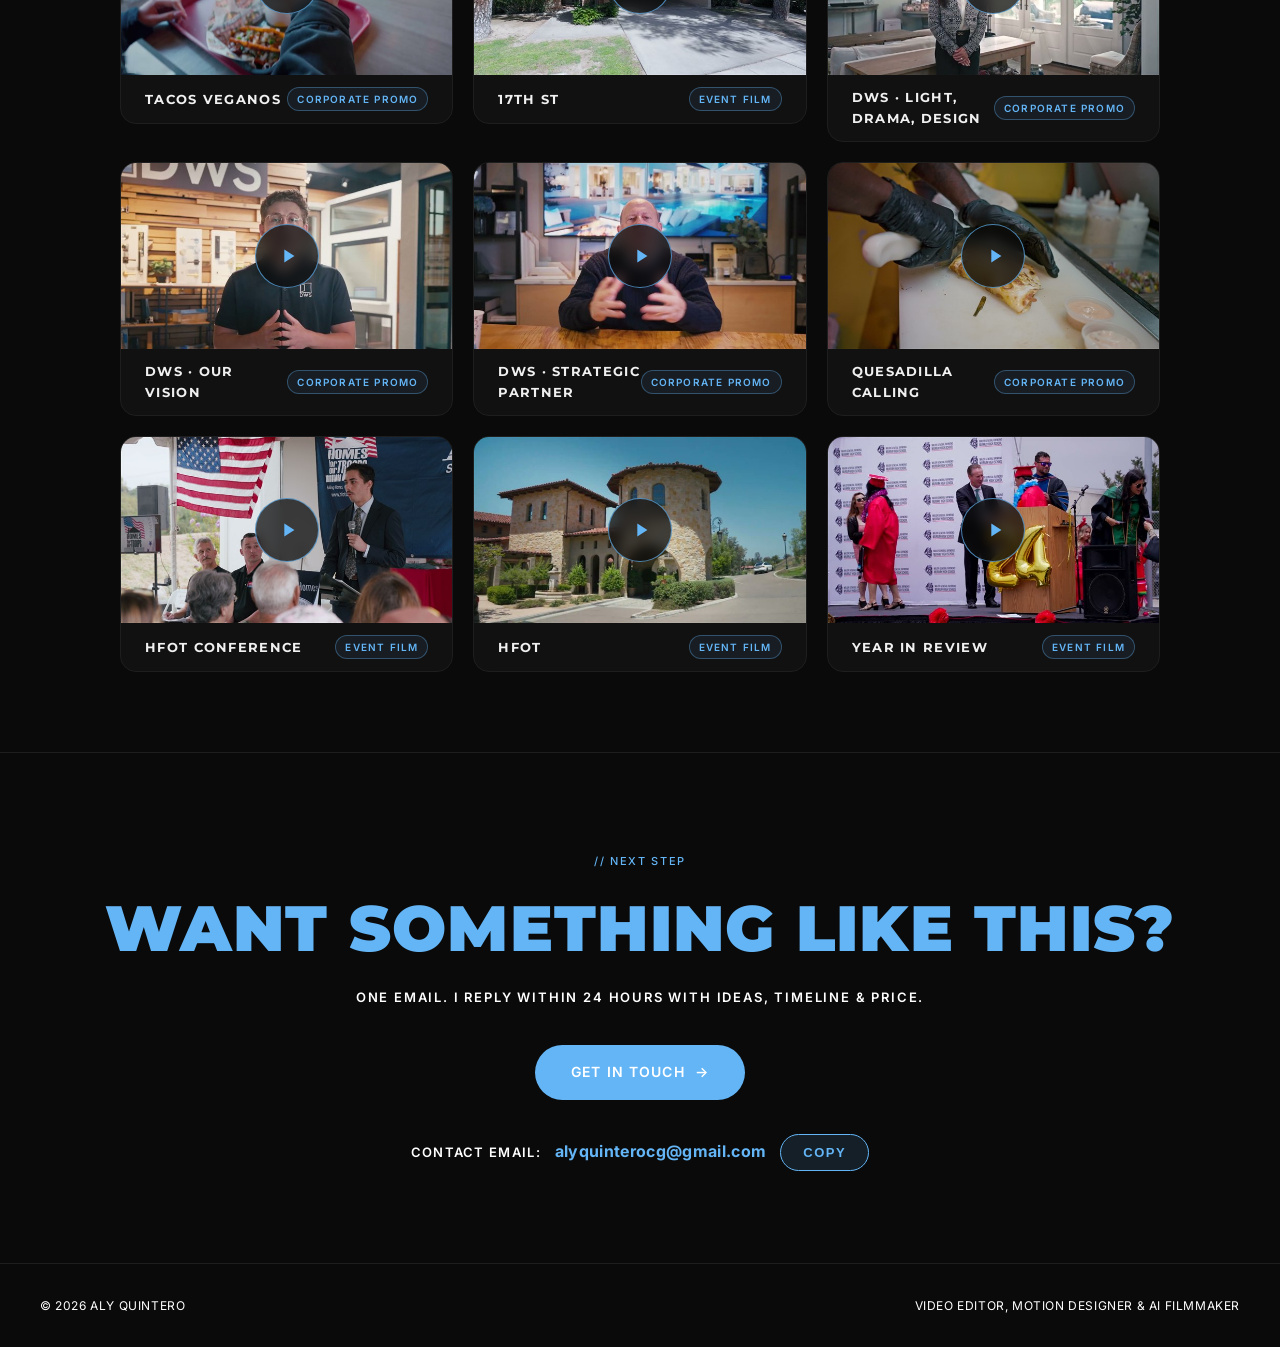
<file: eventcorp.html>
<!DOCTYPE html>
<html lang="en">
<head>
  <meta charset="UTF-8">
  <meta name="viewport" content="width=device-width, initial-scale=1.0">
  <title>Event & Corporate — Aly Quintero</title>
  <meta name="description" content="Event and corporate videos by Aly Quintero — conferences, brand films, recaps and promos.">
  <meta name="theme-color" content="#0A0A0A">

  <link rel="preconnect" href="https://fonts.googleapis.com">
  <link rel="preconnect" href="https://fonts.gstatic.com" crossorigin>
  <link href="https://fonts.googleapis.com/css2?family=Montserrat:wght@400;600;700;800;900&family=Inter:wght@300;400;500;600&display=swap" rel="stylesheet">

  <link rel="stylesheet" href="css/style.css">
  <!-- Link preview (og/twitter) + favicon -->
  <meta property="og:site_name" content="Aly Quintero">
  <meta property="og:title" content="Event &amp; Corporate — Aly Quintero">
  <meta property="og:description" content="Event and corporate videos by Aly Quintero — conferences, brand films, recaps and promos.">
  <meta property="og:type" content="website">
  <meta property="og:url" content="https://alyquinterocg.com/eventcorp.html">
  <meta property="og:image" content="https://alyquinterocg.com/img/og-aq.png">
  <meta property="og:image:width" content="1080">
  <meta property="og:image:height" content="1080">
  <meta property="og:image:alt" content="Aly Quintero - AQ monogram">
  <meta name="twitter:card" content="summary">
  <meta name="twitter:title" content="Event &amp; Corporate — Aly Quintero">
  <meta name="twitter:description" content="Event and corporate videos by Aly Quintero — conferences, brand films, recaps and promos.">
  <meta name="twitter:image" content="https://alyquinterocg.com/img/og-aq.png">
  <link rel="canonical" href="https://alyquinterocg.com/eventcorp.html">
  <link rel="icon" href="./favicon.ico" sizes="any">
  <link rel="apple-touch-icon" href="./apple-touch-icon.png">
</head>
<body>

    <div class="cursor-arrow" id="cursorArrow" aria-hidden="true">
    <svg width="20" height="20" viewBox="0 0 24 24" fill="none">
      <path d="M5 3l14 9-7 2-3 7z" fill="var(--accent)" stroke="var(--accent)" stroke-width="1" stroke-linejoin="round"/>
    </svg>
  </div>

  <nav class="nav" id="nav">
    <div class="nav-pill">
      <a href="index.html" class="nav-logo">AQ</a>
      <div class="nav-divider"></div>
      <ul class="nav-links">
        <li><a href="index.html#work" data-i18n="nav.work">Work</a></li>
        <li><a href="index.html#contact" data-i18n="nav.contact">Contact</a></li>
        <li><a href="index.html#about" data-i18n="nav.about">About</a></li>
      </ul>
    </div>
    <div class="nav-right">
      <button class="lang-toggle" id="langToggle" aria-label="Toggle language">
        <span class="lang-label" id="langEN">EN</span>
        <span class="lang-sep">/</span>
        <span class="lang-label" id="langES">ES</span>
      </button>
      <a href="mailto:alyquinterocg@gmail.com" class="nav-cta-pill"><span data-i18n="nav.hire">HIRE ME</span></a>
    </div>
  </nav>

  <section class="category-hero">
    <div class="category-hero-bg"></div>
    <div class="category-hero-content">
      <span class="section-label">// <span data-i18n="cat.eventcorp">EVENT & CORPORATE</span></span>
      <h1 class="section-title">EVENTS /<br>CORPORATE</h1>
      <p class="category-hero-count"><span data-i18n="count.19">19 PROJECTS</span></p>
    </div>
  </section>

  <div class="cat-back-wrap">
    <a href="index.html#work" class="back-btn">
      <svg viewBox="0 0 24 24" aria-hidden="true"><polyline points="15 18 9 12 15 6"></polyline></svg>
      <span data-i18n="back.work">BACK TO WORK</span>
    </a>
  </div>

  <nav class="section-switcher" aria-label="Work sections">
    <span class="switch-label" data-i18n="switch.label">SWITCH SECTION</span>
    <div class="switch-pills">
      <a href="reels.html" class="switch-pill" data-i18n="filter.reels">REELS</a>
      <a href="ads.html" class="switch-pill" data-i18n="filter.ads">ADS</a>
      <a href="ai.html" class="switch-pill" data-i18n="filter.ai">AI ADS</a>
      <a href="eventcorp.html" class="switch-pill active" data-i18n="filter.eventcorp" aria-current="page">EVENT &amp; CORPORATE</a>
      <a href="youtube.html" class="switch-pill" data-i18n="filter.youtube">YOUTUBE</a>
      <a href="motion.html" class="switch-pill" data-i18n="filter.motion">MOTION DESIGN</a>
      <a href="vsl.html" class="switch-pill" data-i18n="filter.vsl">VSL</a>
      <a href="podcast.html" class="switch-pill" data-i18n="filter.podcast">PODCAST</a>
    </div>
  </nav>

  <section class="video-grid">

    <div class="video-card fade-up">
      <div class="card-media card-media--embed card-media--drive ar-16x9" data-drive="1B8ix4DSrms_BmOyaBPky-Ll89jKQ_D-P">
        <img class="card-poster" src="img/work/ec-8.jpg" alt="" loading="lazy">
        <span class="drive-play" aria-hidden="true"><svg viewBox="0 0 24 24"><path d="M8 5v14l11-7z"></path></svg></span>
      </div>
      <div class="card-info">
        <span class="card-category">IONNA</span>
        <span class="card-client" data-i18n="type.event">EVENT FILM</span>
      </div>
    </div>

    <div class="video-card fade-up">
      <div class="card-media card-media--embed card-media--drive ar-16x9" data-drive="1KGnHNExp_-w_Vw90CYTwdXQCx4saThbg">
        <img class="card-poster" src="img/work/ec-2.jpg" alt="" loading="lazy">
        <span class="drive-play" aria-hidden="true"><svg viewBox="0 0 24 24"><path d="M8 5v14l11-7z"></path></svg></span>
      </div>
      <div class="card-info">
        <span class="card-category">ACADIA</span>
        <span class="card-client" data-i18n="type.event">EVENT FILM</span>
      </div>
    </div>

    <div class="video-card fade-up">
      <div class="card-media card-media--embed card-media--drive ar-16x9" data-drive="1rx8SK2V4S0Ng_nZynZpHZWn4P6YxqfCo">
        <img class="card-poster" src="img/work/ec-1.jpg" alt="" loading="lazy">
        <span class="drive-play" aria-hidden="true"><svg viewBox="0 0 24 24"><path d="M8 5v14l11-7z"></path></svg></span>
      </div>
      <div class="card-info">
        <span class="card-category">A BEAUTIFUL LIFE</span>
        <span class="card-client" data-i18n="type.corp">CORPORATE PROMO</span>
      </div>
    </div>

    <div class="video-card fade-up">
      <div class="card-media card-media--embed card-media--drive ar-16x9" data-drive="1kYbUNuI6Db5pXNOFBRm5ULfmOMOus8dv">
        <img class="card-poster" src="img/work/ec-3.jpg" alt="" loading="lazy">
        <span class="drive-play" aria-hidden="true"><svg viewBox="0 0 24 24"><path d="M8 5v14l11-7z"></path></svg></span>
      </div>
      <div class="card-info">
        <span class="card-category">APARTMENT LIST</span>
        <span class="card-client" data-i18n="type.event">EVENT FILM</span>
      </div>
    </div>

    <div class="video-card fade-up">
      <div class="card-media card-media--embed card-media--drive ar-16x9" data-drive="1b77GXYCcqE6Ems2cCoEu3n2lZosOaBCC">
        <img class="card-poster" src="img/work/ec-4.jpg" alt="" loading="lazy">
        <span class="drive-play" aria-hidden="true"><svg viewBox="0 0 24 24"><path d="M8 5v14l11-7z"></path></svg></span>
      </div>
      <div class="card-info">
        <span class="card-category">BOLDER BARBERS</span>
        <span class="card-client" data-i18n="type.corp">CORPORATE PROMO</span>
      </div>
    </div>

    <div class="video-card fade-up">
      <div class="card-media card-media--embed card-media--drive ar-16x9" data-drive="1sEi8PpzymCyhEYEUk-71bNdDOJRK99O4">
        <img class="card-poster" src="img/work/ec-5.jpg" alt="" loading="lazy">
        <span class="drive-play" aria-hidden="true"><svg viewBox="0 0 24 24"><path d="M8 5v14l11-7z"></path></svg></span>
      </div>
      <div class="card-info">
        <span class="card-category">CAPSTONE COLLEGE</span>
        <span class="card-client" data-i18n="type.corp">CORPORATE PROMO</span>
      </div>
    </div>

    <div class="video-card fade-up">
      <div class="card-media card-media--embed card-media--drive ar-16x9" data-drive="1Tei1RB7377kRUZpaxkzQWpJ2_AOLOwdV">
        <img class="card-poster" src="img/work/ec-6.jpg" alt="" loading="lazy">
        <span class="drive-play" aria-hidden="true"><svg viewBox="0 0 24 24"><path d="M8 5v14l11-7z"></path></svg></span>
      </div>
      <div class="card-info">
        <span class="card-category">CORONADO</span>
        <span class="card-client" data-i18n="type.event">EVENT FILM</span>
      </div>
    </div>

    <div class="video-card fade-up">
      <div class="card-media card-media--embed card-media--drive ar-16x9" data-drive="1yC10gyWdZbo_daIPzBaP9jBiviWZ2M_X">
        <img class="card-poster" src="img/work/ec-7.jpg" alt="" loading="lazy">
        <span class="drive-play" aria-hidden="true"><svg viewBox="0 0 24 24"><path d="M8 5v14l11-7z"></path></svg></span>
      </div>
      <div class="card-info">
        <span class="card-category">DENTAL CONVENTION</span>
        <span class="card-client" data-i18n="type.event">EVENT FILM</span>
      </div>
    </div>

    <div class="video-card fade-up">
      <div class="card-media card-media--embed card-media--drive ar-16x9" data-drive="1vWvQsWxOW2TmdPDYiqCrMuXWzSXRQdZB">
        <img class="card-poster" src="img/work/ec-9.jpg" alt="" loading="lazy">
        <span class="drive-play" aria-hidden="true"><svg viewBox="0 0 24 24"><path d="M8 5v14l11-7z"></path></svg></span>
      </div>
      <div class="card-info">
        <span class="card-category">PUPTQUE</span>
        <span class="card-client" data-i18n="type.corp">CORPORATE PROMO</span>
      </div>
    </div>

    <div class="video-card fade-up">
      <div class="card-media card-media--embed card-media--drive ar-16x9" data-drive="1JDbDRi4YDqAjo8YBklKkJx81xt1N67vG">
        <img class="card-poster" src="img/work/ec-10.jpg" alt="" loading="lazy">
        <span class="drive-play" aria-hidden="true"><svg viewBox="0 0 24 24"><path d="M8 5v14l11-7z"></path></svg></span>
      </div>
      <div class="card-info">
        <span class="card-category">TACOS VEGANOS</span>
        <span class="card-client" data-i18n="type.corp">CORPORATE PROMO</span>
      </div>
    </div>

    <div class="video-card fade-up">
      <div class="card-media card-media--embed card-media--drive ar-16x9" data-drive="1d4cJjUv0Rn9G_t003Rl0dYuw2ecaQ_4t">
        <img class="card-poster" src="img/work/ec-11.jpg" alt="" loading="lazy">
        <span class="drive-play" aria-hidden="true"><svg viewBox="0 0 24 24"><path d="M8 5v14l11-7z"></path></svg></span>
      </div>
      <div class="card-info">
        <span class="card-category">17TH ST</span>
        <span class="card-client" data-i18n="type.event">EVENT FILM</span>
      </div>
    </div>

    <div class="video-card fade-up">
      <div class="card-media card-media--embed card-media--drive ar-16x9" data-drive="17l2hNRLY8ffmRPIJsGquazRvqV7uClZy">
        <img class="card-poster" src="img/work/ec-12.jpg" alt="" loading="lazy">
        <span class="drive-play" aria-hidden="true"><svg viewBox="0 0 24 24"><path d="M8 5v14l11-7z"></path></svg></span>
      </div>
      <div class="card-info">
        <span class="card-category">DWS · LIGHT, DRAMA, DESIGN</span>
        <span class="card-client" data-i18n="type.corp">CORPORATE PROMO</span>
      </div>
    </div>

    <div class="video-card fade-up">
      <div class="card-media card-media--embed card-media--drive ar-16x9" data-drive="1JUEhjiEfa74iNhwdvp_7Nq52GOyVfzmF">
        <img class="card-poster" src="img/work/ec-13.jpg" alt="" loading="lazy">
        <span class="drive-play" aria-hidden="true"><svg viewBox="0 0 24 24"><path d="M8 5v14l11-7z"></path></svg></span>
      </div>
      <div class="card-info">
        <span class="card-category">DWS · OUR VISION</span>
        <span class="card-client" data-i18n="type.corp">CORPORATE PROMO</span>
      </div>
    </div>

    <div class="video-card fade-up">
      <div class="card-media card-media--embed card-media--drive ar-16x9" data-drive="19K7HCCkR6QbrH0jvzyD78v_s5zKPo4Cq">
        <img class="card-poster" src="img/work/ec-14.jpg" alt="" loading="lazy">
        <span class="drive-play" aria-hidden="true"><svg viewBox="0 0 24 24"><path d="M8 5v14l11-7z"></path></svg></span>
      </div>
      <div class="card-info">
        <span class="card-category">DWS · STRATEGIC PARTNER</span>
        <span class="card-client" data-i18n="type.corp">CORPORATE PROMO</span>
      </div>
    </div>

    <div class="video-card fade-up">
      <div class="card-media card-media--embed card-media--drive ar-16x9" data-drive="10DY4gP11tgdLKyNk6JydXsD5jyZ6pMJe">
        <img class="card-poster" src="img/work/ec-15.jpg" alt="" loading="lazy">
        <span class="drive-play" aria-hidden="true"><svg viewBox="0 0 24 24"><path d="M8 5v14l11-7z"></path></svg></span>
      </div>
      <div class="card-info">
        <span class="card-category">QUESADILLA CALLING</span>
        <span class="card-client" data-i18n="type.corp">CORPORATE PROMO</span>
      </div>
    </div>

    <div class="video-card fade-up">
      <div class="card-media card-media--embed card-media--drive ar-16x9" data-drive="1BjuIBfUhOl0eYhfiGpS4XOot__fl0PQD">
        <img class="card-poster" src="img/work/ec-16.jpg" alt="" loading="lazy">
        <span class="drive-play" aria-hidden="true"><svg viewBox="0 0 24 24"><path d="M8 5v14l11-7z"></path></svg></span>
      </div>
      <div class="card-info">
        <span class="card-category">HFOT CONFERENCE</span>
        <span class="card-client" data-i18n="type.event">EVENT FILM</span>
      </div>
    </div>

    <div class="video-card fade-up">
      <div class="card-media card-media--embed card-media--drive ar-16x9" data-drive="1hCA8QS4dyTsHMUgqyHmHMMksu0gW9W9m">
        <img class="card-poster" src="img/work/ec-17.jpg" alt="" loading="lazy">
        <span class="drive-play" aria-hidden="true"><svg viewBox="0 0 24 24"><path d="M8 5v14l11-7z"></path></svg></span>
      </div>
      <div class="card-info">
        <span class="card-category">HFOT</span>
        <span class="card-client" data-i18n="type.event">EVENT FILM</span>
      </div>
    </div>

    <div class="video-card fade-up">
      <div class="card-media card-media--embed card-media--drive ar-16x9" data-drive="19HEYoHyV6CDpI_A1g_nUSPexIuayTTfv">
        <img class="card-poster" src="img/work/ec-19.jpg" alt="" loading="lazy">
        <span class="drive-play" aria-hidden="true"><svg viewBox="0 0 24 24"><path d="M8 5v14l11-7z"></path></svg></span>
      </div>
      <div class="card-info">
        <span class="card-category">YEAR IN REVIEW</span>
        <span class="card-client" data-i18n="type.event">EVENT FILM</span>
      </div>
    </div>

  </section>

  
  <!-- Next step CTA -->
  <section class="next-step fade-up">
    <span class="section-label">// <span data-i18n="cta.next">NEXT STEP</span></span>
    <h2 class="next-step-title" data-i18n="cta.want">WANT SOMETHING LIKE THIS?</h2>
    <p class="next-step-sub" data-i18n="cta.sub">ONE EMAIL. I REPLY WITHIN 24 HOURS WITH IDEAS, TIMELINE &amp; PRICE.</p>
    <a href="index.html#contact" class="about-cta">
      <span data-i18n="about.cta">GET IN TOUCH</span>
      <span class="cta-arrow" aria-hidden="true">&rarr;</span>
    </a>
    <p class="next-step-email">
      <span class="next-step-email-label" data-i18n="cta.emailLabel">CONTACT EMAIL:</span>
      <a href="mailto:alyquinterocg@gmail.com" class="about-email-link">alyquinterocg@gmail.com</a>
      <button type="button" class="copy-email-btn" data-copy-email aria-label="Copy email"><span data-i18n="copy.email">COPY</span></button>
    </p>
  </section>

  <footer class="footer">
    <span>© 2026 ALY QUINTERO</span>
    <span>VIDEO EDITOR, MOTION DESIGNER &amp; AI FILMMAKER</span>
  </footer>

  <script src="js/main.js"></script>
</body>
</html>
</file>
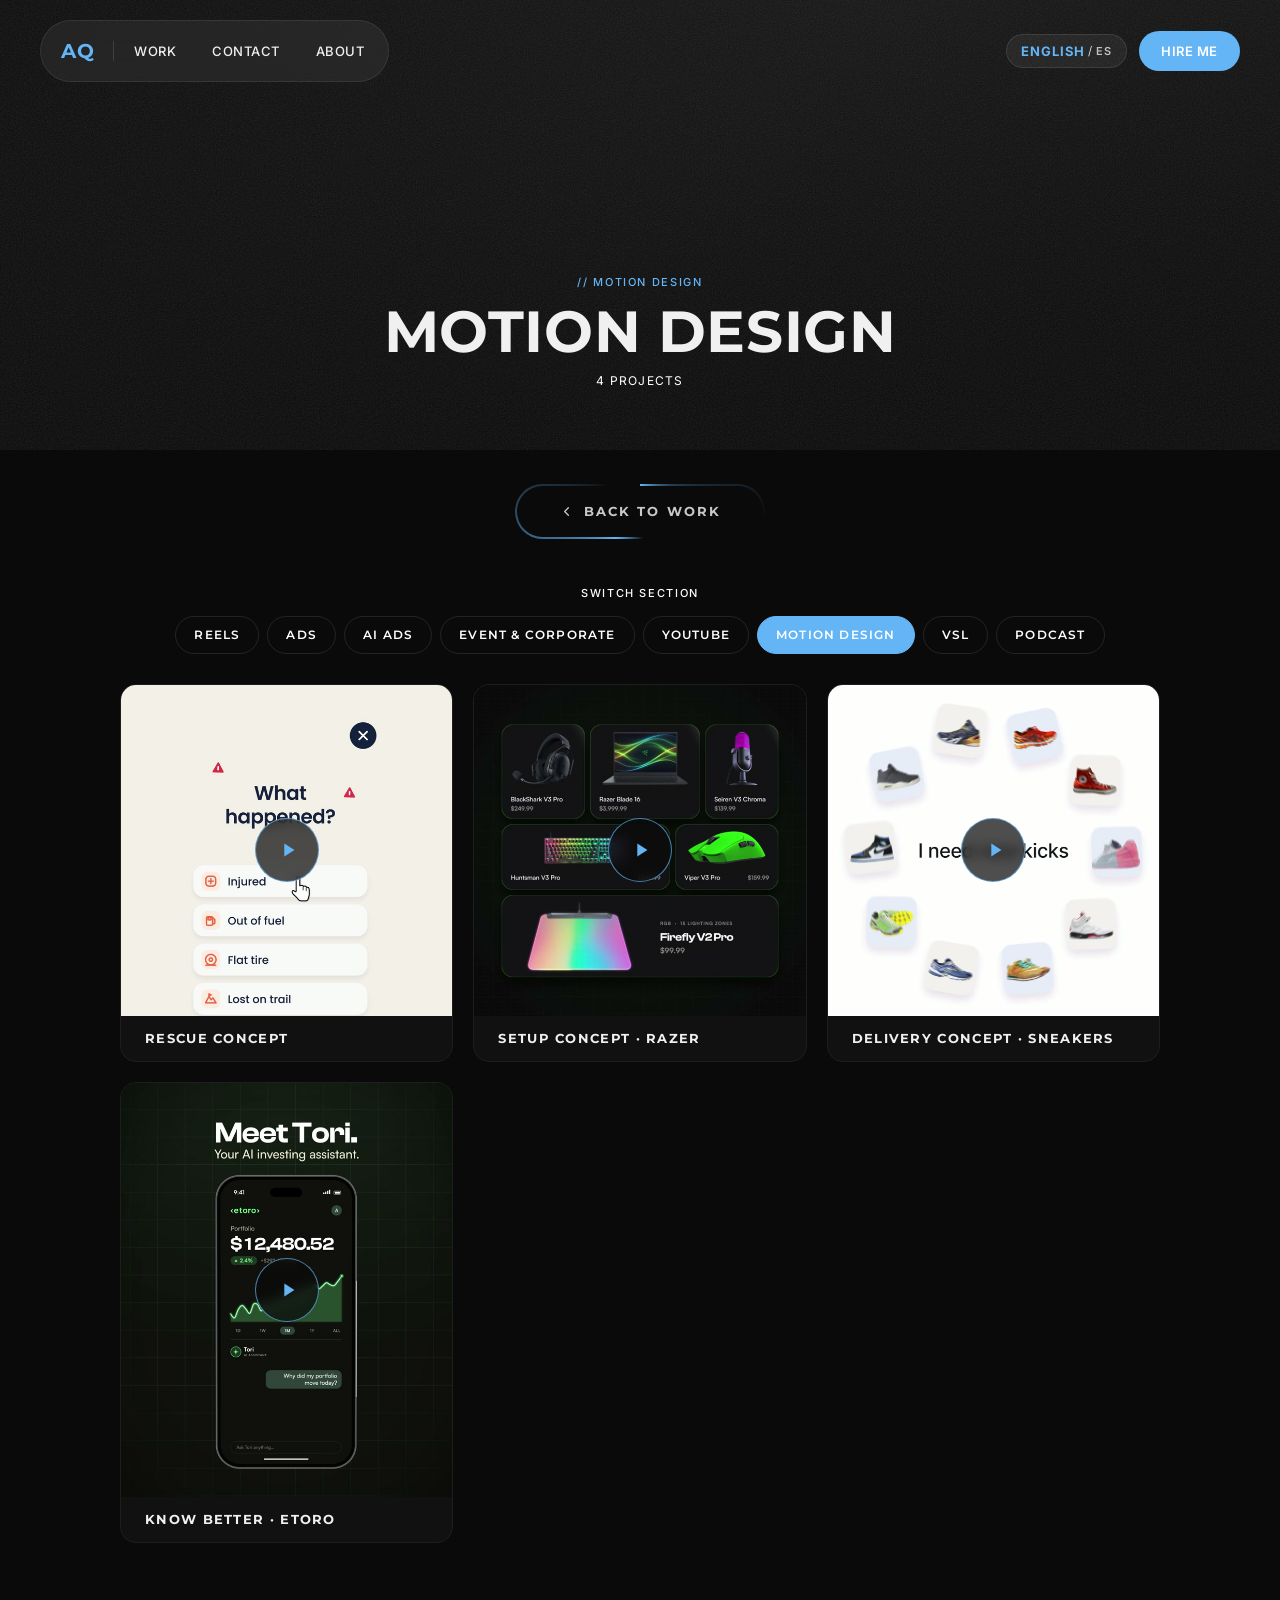
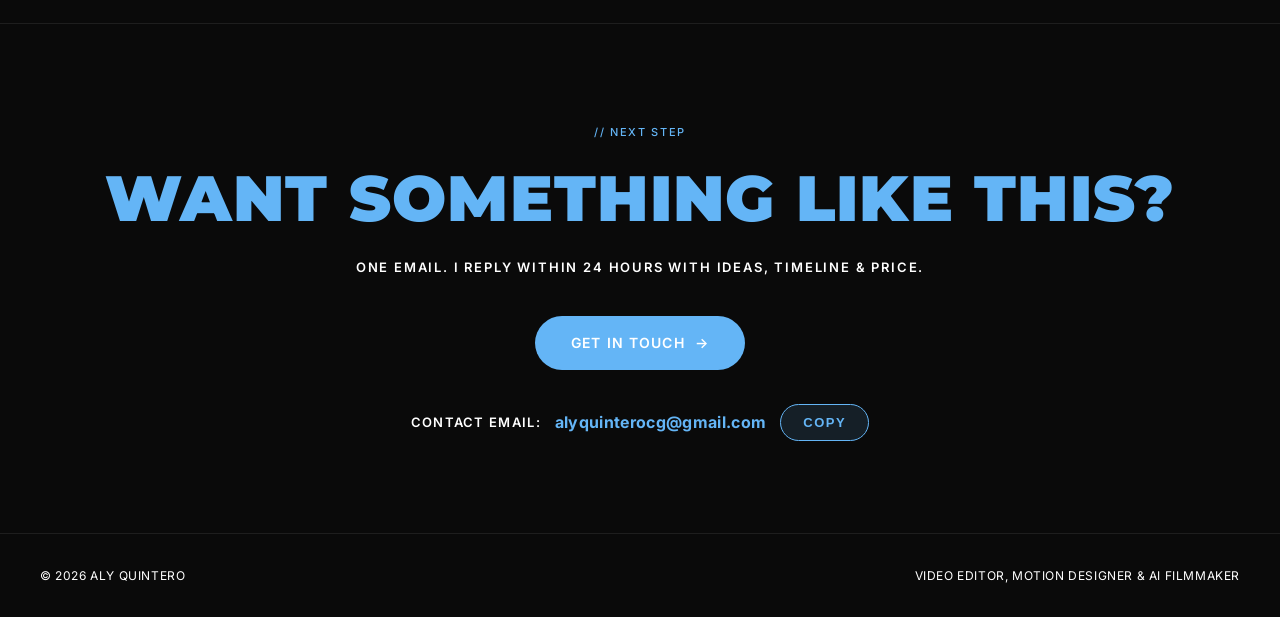
<file: motion.html>
<!DOCTYPE html>
<html lang="en">
<head>
  <meta charset="UTF-8">
  <meta name="viewport" content="width=device-width, initial-scale=1.0">
  <title>Motion Design — Aly Quintero</title>
  <meta name="description" content="Motion design projects by Aly Quintero — animation, visual design and effects.">
  <meta name="theme-color" content="#0A0A0A">

  <link rel="preconnect" href="https://fonts.googleapis.com">
  <link rel="preconnect" href="https://fonts.gstatic.com" crossorigin>
  <link href="https://fonts.googleapis.com/css2?family=Montserrat:wght@400;600;700;800;900&family=Inter:wght@300;400;500;600&display=swap" rel="stylesheet">

  <link rel="stylesheet" href="css/style.css">
  <!-- Link preview (og/twitter) + favicon -->
  <meta property="og:site_name" content="Aly Quintero">
  <meta property="og:title" content="Motion Design — Aly Quintero">
  <meta property="og:description" content="Motion design projects by Aly Quintero — animation, visual design and effects.">
  <meta property="og:type" content="website">
  <meta property="og:url" content="https://alyquinterocg.com/motion.html">
  <meta property="og:image" content="https://alyquinterocg.com/img/og-aq.png">
  <meta property="og:image:width" content="1080">
  <meta property="og:image:height" content="1080">
  <meta property="og:image:alt" content="Aly Quintero - AQ monogram">
  <meta name="twitter:card" content="summary">
  <meta name="twitter:title" content="Motion Design — Aly Quintero">
  <meta name="twitter:description" content="Motion design projects by Aly Quintero — animation, visual design and effects.">
  <meta name="twitter:image" content="https://alyquinterocg.com/img/og-aq.png">
  <link rel="canonical" href="https://alyquinterocg.com/motion.html">
  <link rel="icon" href="./favicon.ico" sizes="any">
  <link rel="apple-touch-icon" href="./apple-touch-icon.png">
</head>
<body>

    <div class="cursor-arrow" id="cursorArrow" aria-hidden="true">
    <svg width="20" height="20" viewBox="0 0 24 24" fill="none">
      <path d="M5 3l14 9-7 2-3 7z" fill="var(--accent)" stroke="var(--accent)" stroke-width="1" stroke-linejoin="round"/>
    </svg>
  </div>

  <nav class="nav" id="nav">
    <div class="nav-pill">
      <a href="index.html" class="nav-logo">AQ</a>
      <div class="nav-divider"></div>
      <ul class="nav-links">
        <li><a href="index.html#work" data-i18n="nav.work">Work</a></li>
        <li><a href="index.html#contact" data-i18n="nav.contact">Contact</a></li>
        <li><a href="index.html#about" data-i18n="nav.about">About</a></li>
      </ul>
    </div>
    <div class="nav-right">
      <button class="lang-toggle" id="langToggle" aria-label="Toggle language">
        <span class="lang-label" id="langEN">EN</span>
        <span class="lang-sep">/</span>
        <span class="lang-label" id="langES">ES</span>
      </button>
      <a href="mailto:alyquinterocg@gmail.com" class="nav-cta-pill"><span data-i18n="nav.hire">HIRE ME</span></a>
    </div>
  </nav>

  <section class="category-hero">
    <div class="category-hero-bg"></div>
    <div class="category-hero-content">
      <span class="section-label">// <span data-i18n="cat.motion">MOTION DESIGN</span></span>
      <h1 class="section-title">MOTION DESIGN</h1>
      <p class="category-hero-count"><span data-i18n="count.4">4 PROJECTS</span></p>
    </div>
  </section>

  <div class="cat-back-wrap">
    <a href="index.html#work" class="back-btn">
      <svg viewBox="0 0 24 24" aria-hidden="true"><polyline points="15 18 9 12 15 6"></polyline></svg>
      <span data-i18n="back.work">BACK TO WORK</span>
    </a>
  </div>

  <nav class="section-switcher" aria-label="Work sections">
    <span class="switch-label" data-i18n="switch.label">SWITCH SECTION</span>
    <div class="switch-pills">
      <a href="reels.html" class="switch-pill" data-i18n="filter.reels">REELS</a>
      <a href="ads.html" class="switch-pill" data-i18n="filter.ads">ADS</a>
      <a href="ai.html" class="switch-pill" data-i18n="filter.ai">AI ADS</a>
      <a href="eventcorp.html" class="switch-pill" data-i18n="filter.eventcorp">EVENT &amp; CORPORATE</a>
      <a href="youtube.html" class="switch-pill" data-i18n="filter.youtube">YOUTUBE</a>
      <a href="motion.html" class="switch-pill active" data-i18n="filter.motion" aria-current="page">MOTION DESIGN</a>
      <a href="vsl.html" class="switch-pill" data-i18n="filter.vsl">VSL</a>
      <a href="podcast.html" class="switch-pill" data-i18n="filter.podcast">PODCAST</a>
    </div>
  </nav>

  <section class="video-grid">

    <div class="video-card fade-up">
      <div class="card-media card-media--embed card-media--drive ar-1x1" data-drive="1kaXN52Y10Jsjp0EkMt2nUQkHwG5eF0H0">
        <img class="card-poster" src="img/work/motion-1.jpg" alt="" loading="lazy">
        <span class="drive-play" aria-hidden="true"><svg viewBox="0 0 24 24"><path d="M8 5v14l11-7z"></path></svg></span>
      </div>
      <div class="card-info">
        <span class="card-category">RESCUE CONCEPT</span>
      </div>
    </div>

    <div class="video-card fade-up">
      <div class="card-media card-media--embed card-media--drive ar-1x1" data-drive="186GkxB8zVWSmKh33UEe-l149hE0GqbQy">
        <img class="card-poster" src="img/work/motion-2.jpg" alt="" loading="lazy">
        <span class="drive-play" aria-hidden="true"><svg viewBox="0 0 24 24"><path d="M8 5v14l11-7z"></path></svg></span>
      </div>
      <div class="card-info">
        <span class="card-category">SETUP CONCEPT · RAZER</span>
      </div>
    </div>

    <div class="video-card fade-up">
      <div class="card-media card-media--embed card-media--drive ar-1x1" data-drive="10CfBOz1-N__QiNPm7u4jA364k28TWdba">
        <img class="card-poster" src="img/work/motion-3.jpg" alt="" loading="lazy">
        <span class="drive-play" aria-hidden="true"><svg viewBox="0 0 24 24"><path d="M8 5v14l11-7z"></path></svg></span>
      </div>
      <div class="card-info">
        <span class="card-category">DELIVERY CONCEPT · SNEAKERS</span>
      </div>
    </div>

    <div class="video-card fade-up">
      <div class="card-media card-media--embed card-media--drive ar-4x5" data-drive="1WrjmdtPxfuJz5t9yc4MuzywI4_xeF3vd">
        <img class="card-poster" src="img/work/motion-4.jpg" alt="" loading="lazy">
        <span class="drive-play" aria-hidden="true"><svg viewBox="0 0 24 24"><path d="M8 5v14l11-7z"></path></svg></span>
      </div>
      <div class="card-info">
        <span class="card-category">KNOW BETTER · ETORO</span>
      </div>
    </div>

  </section>

  
  <!-- Next step CTA -->
  <section class="next-step fade-up">
    <span class="section-label">// <span data-i18n="cta.next">NEXT STEP</span></span>
    <h2 class="next-step-title" data-i18n="cta.want">WANT SOMETHING LIKE THIS?</h2>
    <p class="next-step-sub" data-i18n="cta.sub">ONE EMAIL. I REPLY WITHIN 24 HOURS WITH IDEAS, TIMELINE &amp; PRICE.</p>
    <a href="index.html#contact" class="about-cta">
      <span data-i18n="about.cta">GET IN TOUCH</span>
      <span class="cta-arrow" aria-hidden="true">&rarr;</span>
    </a>
    <p class="next-step-email">
      <span class="next-step-email-label" data-i18n="cta.emailLabel">CONTACT EMAIL:</span>
      <a href="mailto:alyquinterocg@gmail.com" class="about-email-link">alyquinterocg@gmail.com</a>
      <button type="button" class="copy-email-btn" data-copy-email aria-label="Copy email"><span data-i18n="copy.email">COPY</span></button>
    </p>
  </section>

  <footer class="footer">
    <span>© 2026 ALY QUINTERO</span>
    <span>VIDEO EDITOR, MOTION DESIGNER &amp; AI FILMMAKER</span>
  </footer>

  <script src="js/main.js"></script>
</body>
</html>
</file>
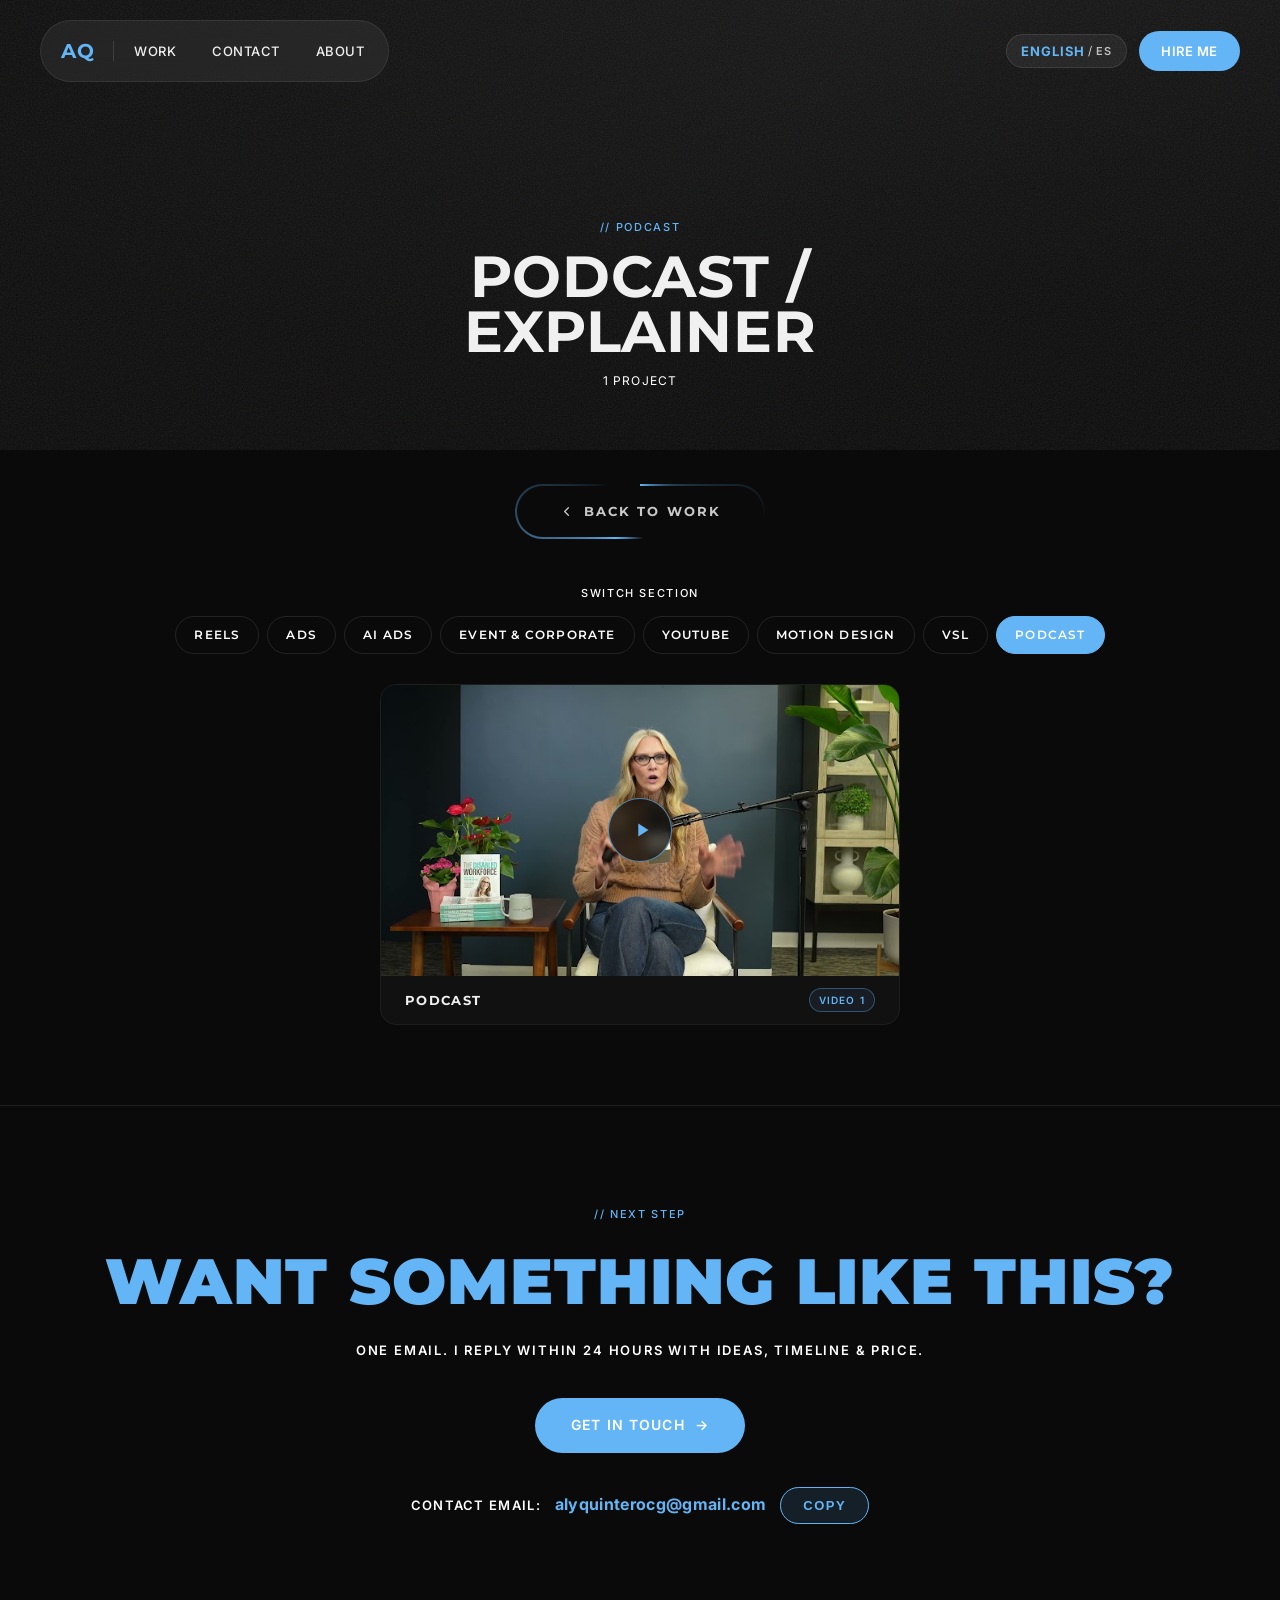
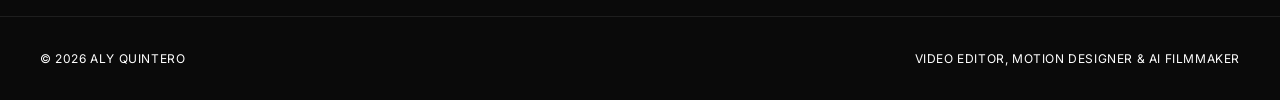
<file: podcast.html>
<!DOCTYPE html>
<html lang="en">
<head>
  <meta charset="UTF-8">
  <meta name="viewport" content="width=device-width, initial-scale=1.0">
  <title>Podcast / Explainer — Aly Quintero</title>
  <meta name="description" content="Podcast and explainer projects by Aly Quintero — content that educates and connects.">
  <meta name="theme-color" content="#0A0A0A">

  <link rel="preconnect" href="https://fonts.googleapis.com">
  <link rel="preconnect" href="https://fonts.gstatic.com" crossorigin>
  <link href="https://fonts.googleapis.com/css2?family=Montserrat:wght@400;600;700;800;900&family=Inter:wght@300;400;500;600&display=swap" rel="stylesheet">

  <link rel="stylesheet" href="css/style.css">
  <!-- Link preview (og/twitter) + favicon -->
  <meta property="og:site_name" content="Aly Quintero">
  <meta property="og:title" content="Podcast / Explainer — Aly Quintero">
  <meta property="og:description" content="Podcast and explainer projects by Aly Quintero — content that educates and connects.">
  <meta property="og:type" content="website">
  <meta property="og:url" content="https://alyquinterocg.com/podcast.html">
  <meta property="og:image" content="https://alyquinterocg.com/img/og-aq.png">
  <meta property="og:image:width" content="1080">
  <meta property="og:image:height" content="1080">
  <meta property="og:image:alt" content="Aly Quintero - AQ monogram">
  <meta name="twitter:card" content="summary">
  <meta name="twitter:title" content="Podcast / Explainer — Aly Quintero">
  <meta name="twitter:description" content="Podcast and explainer projects by Aly Quintero — content that educates and connects.">
  <meta name="twitter:image" content="https://alyquinterocg.com/img/og-aq.png">
  <link rel="canonical" href="https://alyquinterocg.com/podcast.html">
  <link rel="icon" href="./favicon.ico" sizes="any">
  <link rel="apple-touch-icon" href="./apple-touch-icon.png">
</head>
<body>

    <div class="cursor-arrow" id="cursorArrow" aria-hidden="true">
    <svg width="20" height="20" viewBox="0 0 24 24" fill="none">
      <path d="M5 3l14 9-7 2-3 7z" fill="var(--accent)" stroke="var(--accent)" stroke-width="1" stroke-linejoin="round"/>
    </svg>
  </div>

  <nav class="nav" id="nav">
    <div class="nav-pill">
      <a href="index.html" class="nav-logo">AQ</a>
      <div class="nav-divider"></div>
      <ul class="nav-links">
        <li><a href="index.html#work" data-i18n="nav.work">Work</a></li>
        <li><a href="index.html#contact" data-i18n="nav.contact">Contact</a></li>
        <li><a href="index.html#about" data-i18n="nav.about">About</a></li>
      </ul>
    </div>
    <div class="nav-right">
      <button class="lang-toggle" id="langToggle" aria-label="Toggle language">
        <span class="lang-label" id="langEN">EN</span>
        <span class="lang-sep">/</span>
        <span class="lang-label" id="langES">ES</span>
      </button>
      <a href="mailto:alyquinterocg@gmail.com" class="nav-cta-pill"><span data-i18n="nav.hire">HIRE ME</span></a>
    </div>
  </nav>

  <section class="category-hero">
    <div class="category-hero-bg"></div>
    <div class="category-hero-content">
      <span class="section-label">// <span data-i18n="cat.podcast">PODCAST</span></span>
      <h1 class="section-title">PODCAST /<br>EXPLAINER</h1>
      <p class="category-hero-count"><span data-i18n="count.1">1 PROJECT</span></p>
    </div>
  </section>

  <div class="cat-back-wrap">
    <a href="index.html#work" class="back-btn">
      <svg viewBox="0 0 24 24" aria-hidden="true"><polyline points="15 18 9 12 15 6"></polyline></svg>
      <span data-i18n="back.work">BACK TO WORK</span>
    </a>
  </div>

  <nav class="section-switcher" aria-label="Work sections">
    <span class="switch-label" data-i18n="switch.label">SWITCH SECTION</span>
    <div class="switch-pills">
      <a href="reels.html" class="switch-pill" data-i18n="filter.reels">REELS</a>
      <a href="ads.html" class="switch-pill" data-i18n="filter.ads">ADS</a>
      <a href="ai.html" class="switch-pill" data-i18n="filter.ai">AI ADS</a>
      <a href="eventcorp.html" class="switch-pill" data-i18n="filter.eventcorp">EVENT &amp; CORPORATE</a>
      <a href="youtube.html" class="switch-pill" data-i18n="filter.youtube">YOUTUBE</a>
      <a href="motion.html" class="switch-pill" data-i18n="filter.motion">MOTION DESIGN</a>
      <a href="vsl.html" class="switch-pill" data-i18n="filter.vsl">VSL</a>
      <a href="podcast.html" class="switch-pill active" data-i18n="filter.podcast" aria-current="page">PODCAST</a>
    </div>
  </nav>

  <section class="video-grid video-grid--single">

    <div class="video-card fade-up">
      <div class="card-media card-media--embed card-media--drive ar-16x9" data-drive="1ivA97pwc80Q0fmR-J8K10FBvk-cZepLS">
        <img class="card-poster" src="img/work/podcast-1.jpg" alt="" loading="lazy">
        <span class="drive-play" aria-hidden="true"><svg viewBox="0 0 24 24"><path d="M8 5v14l11-7z"></path></svg></span>
      </div>
      <div class="card-info">
        <span class="card-category" data-i18n="cat.podcast">PODCAST</span>
        <span class="card-client" data-i18n="proj.1">VIDEO 1</span>
      </div>
    </div>

  </section>

  <!-- Next step CTA -->
  <section class="next-step fade-up">
    <span class="section-label">// <span data-i18n="cta.next">NEXT STEP</span></span>
    <h2 class="next-step-title" data-i18n="cta.want">WANT SOMETHING LIKE THIS?</h2>
    <p class="next-step-sub" data-i18n="cta.sub">ONE EMAIL. I REPLY WITHIN 24 HOURS WITH IDEAS, TIMELINE &amp; PRICE.</p>
    <a href="index.html#contact" class="about-cta">
      <span data-i18n="about.cta">GET IN TOUCH</span>
      <span class="cta-arrow" aria-hidden="true">&rarr;</span>
    </a>
    <p class="next-step-email">
      <span class="next-step-email-label" data-i18n="cta.emailLabel">CONTACT EMAIL:</span>
      <a href="mailto:alyquinterocg@gmail.com" class="about-email-link">alyquinterocg@gmail.com</a>
      <button type="button" class="copy-email-btn" data-copy-email aria-label="Copy email"><span data-i18n="copy.email">COPY</span></button>
    </p>
  </section>

  <footer class="footer">
    <span>© 2026 ALY QUINTERO</span>
    <span>VIDEO EDITOR, MOTION DESIGNER &amp; AI FILMMAKER</span>
  </footer>

  <script src="js/main.js"></script>
</body>
</html>
</file>
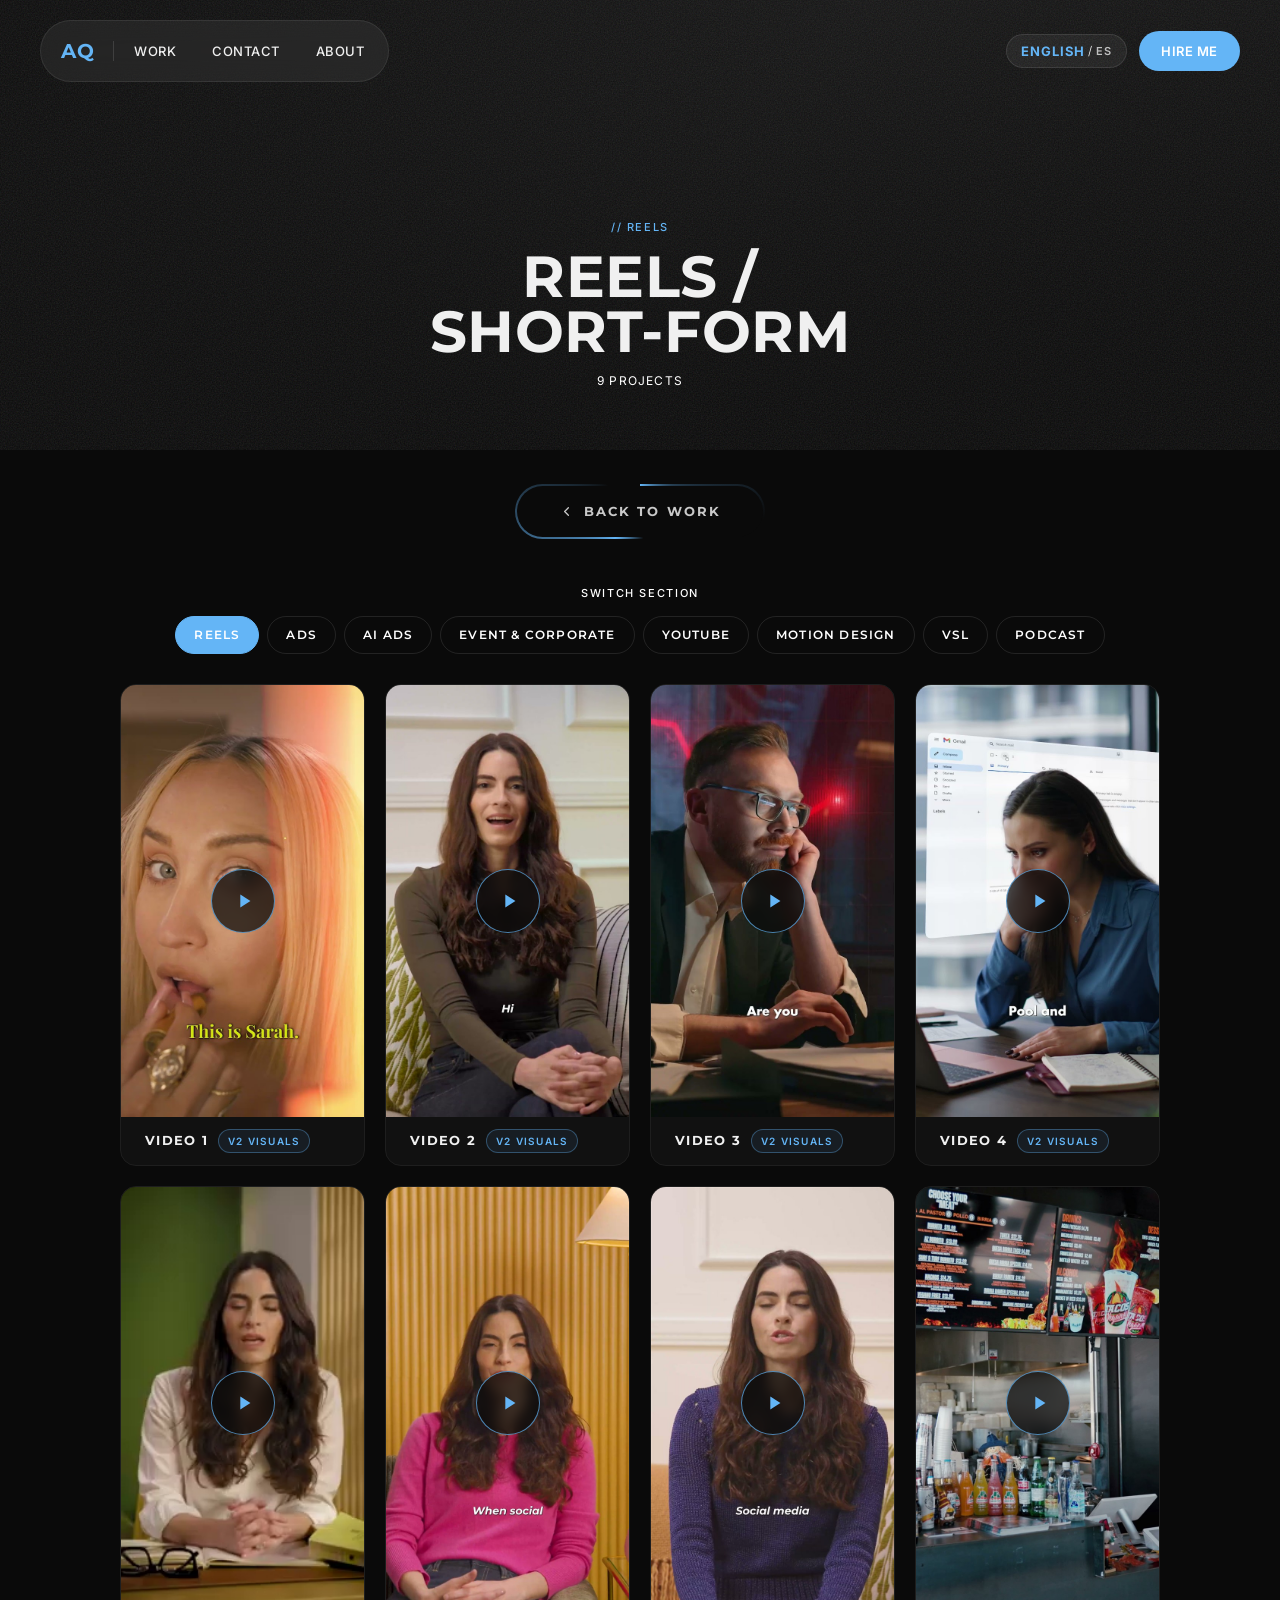
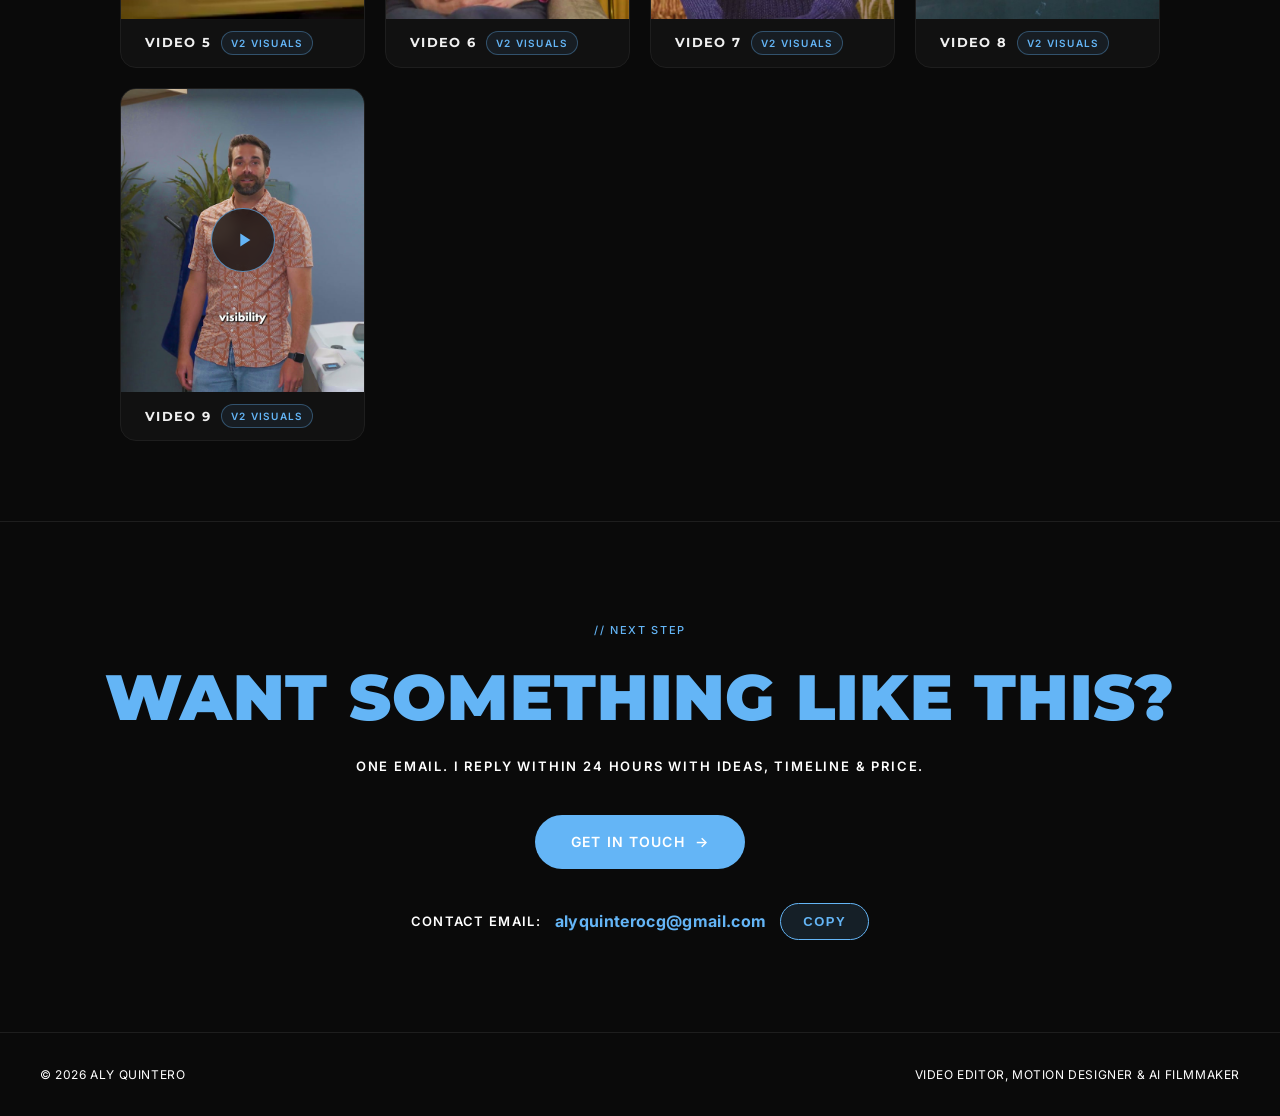
<file: reels.html>
<!DOCTYPE html>
<html lang="en">
<head>
  <meta charset="UTF-8">
  <meta name="viewport" content="width=device-width, initial-scale=1.0">
  <title>Reels / Short-Form — Aly Quintero</title>
  <meta name="description" content="Reels and short-form projects by Aly Quintero — Instagram, TikTok and more.">
  <meta name="theme-color" content="#0A0A0A">

  <link rel="preconnect" href="https://fonts.googleapis.com">
  <link rel="preconnect" href="https://fonts.gstatic.com" crossorigin>
  <link href="https://fonts.googleapis.com/css2?family=Montserrat:wght@400;600;700;800;900&family=Inter:wght@300;400;500;600&display=swap" rel="stylesheet">

  <link rel="stylesheet" href="css/style.css">
  <!-- Link preview (og/twitter) + favicon -->
  <meta property="og:site_name" content="Aly Quintero">
  <meta property="og:title" content="Reels / Short-Form — Aly Quintero">
  <meta property="og:description" content="Reels and short-form projects by Aly Quintero — Instagram, TikTok and more.">
  <meta property="og:type" content="website">
  <meta property="og:url" content="https://alyquinterocg.com/reels.html">
  <meta property="og:image" content="https://alyquinterocg.com/img/og-aq.png">
  <meta property="og:image:width" content="1080">
  <meta property="og:image:height" content="1080">
  <meta property="og:image:alt" content="Aly Quintero - AQ monogram">
  <meta name="twitter:card" content="summary">
  <meta name="twitter:title" content="Reels / Short-Form — Aly Quintero">
  <meta name="twitter:description" content="Reels and short-form projects by Aly Quintero — Instagram, TikTok and more.">
  <meta name="twitter:image" content="https://alyquinterocg.com/img/og-aq.png">
  <link rel="canonical" href="https://alyquinterocg.com/reels.html">
  <link rel="icon" href="./favicon.ico" sizes="any">
  <link rel="apple-touch-icon" href="./apple-touch-icon.png">
</head>
<body>

    <div class="cursor-arrow" id="cursorArrow" aria-hidden="true">
    <svg width="20" height="20" viewBox="0 0 24 24" fill="none">
      <path d="M5 3l14 9-7 2-3 7z" fill="var(--accent)" stroke="var(--accent)" stroke-width="1" stroke-linejoin="round"/>
    </svg>
  </div>

  <nav class="nav" id="nav">
    <div class="nav-pill">
      <a href="index.html" class="nav-logo">AQ</a>
      <div class="nav-divider"></div>
      <ul class="nav-links">
        <li><a href="index.html#work" data-i18n="nav.work">Work</a></li>
        <li><a href="index.html#contact" data-i18n="nav.contact">Contact</a></li>
        <li><a href="index.html#about" data-i18n="nav.about">About</a></li>
      </ul>
    </div>
    <div class="nav-right">
      <button class="lang-toggle" id="langToggle" aria-label="Toggle language">
        <span class="lang-label" id="langEN">EN</span>
        <span class="lang-sep">/</span>
        <span class="lang-label" id="langES">ES</span>
      </button>
      <a href="mailto:alyquinterocg@gmail.com" class="nav-cta-pill"><span data-i18n="nav.hire">HIRE ME</span></a>
    </div>
  </nav>

  <section class="category-hero">
    <div class="category-hero-bg"></div>
    <div class="category-hero-content">
      <span class="section-label">// <span data-i18n="cat.reels">REELS</span></span>
      <h1 class="section-title">REELS /<br>SHORT-FORM</h1>
      <p class="category-hero-count"><span data-i18n="count.9">9 PROJECTS</span></p>
    </div>
  </section>

  <div class="cat-back-wrap">
    <a href="index.html#work" class="back-btn">
      <svg viewBox="0 0 24 24" aria-hidden="true"><polyline points="15 18 9 12 15 6"></polyline></svg>
      <span data-i18n="back.work">BACK TO WORK</span>
    </a>
  </div>

  <nav class="section-switcher" aria-label="Work sections">
    <span class="switch-label" data-i18n="switch.label">SWITCH SECTION</span>
    <div class="switch-pills">
      <a href="reels.html" class="switch-pill active" data-i18n="filter.reels" aria-current="page">REELS</a>
      <a href="ads.html" class="switch-pill" data-i18n="filter.ads">ADS</a>
      <a href="ai.html" class="switch-pill" data-i18n="filter.ai">AI ADS</a>
      <a href="eventcorp.html" class="switch-pill" data-i18n="filter.eventcorp">EVENT &amp; CORPORATE</a>
      <a href="youtube.html" class="switch-pill" data-i18n="filter.youtube">YOUTUBE</a>
      <a href="motion.html" class="switch-pill" data-i18n="filter.motion">MOTION DESIGN</a>
      <a href="vsl.html" class="switch-pill" data-i18n="filter.vsl">VSL</a>
      <a href="podcast.html" class="switch-pill" data-i18n="filter.podcast">PODCAST</a>
    </div>
  </nav>

  <section class="video-grid video-grid--vertical">

    <div class="video-card fade-up">
      <div class="card-media card-media--embed card-media--drive ar-9x16" data-drive="1up1usn3P9nrIxW7n_1J4TQJbmKsSE5Ub">
        <img class="card-poster" src="img/work/reels-1.jpg" alt="" loading="lazy">
        <span class="drive-play" aria-hidden="true"><svg viewBox="0 0 24 24"><path d="M8 5v14l11-7z"></path></svg></span>
      </div>
      <div class="card-info">
        <div class="card-info-main">
          <span class="card-category" data-i18n="proj.1">VIDEO 1</span>
          <span class="card-client">V2 VISUALS</span>
        </div>
      </div>
    </div>

    <div class="video-card fade-up">
      <div class="card-media card-media--embed card-media--drive ar-9x16" data-drive="1ffmq7tNKYc8elZs-m18pW4MRzQ6Nlnzq">
        <img class="card-poster" src="img/work/reels-2.jpg" alt="" loading="lazy">
        <span class="drive-play" aria-hidden="true"><svg viewBox="0 0 24 24"><path d="M8 5v14l11-7z"></path></svg></span>
      </div>
      <div class="card-info">
        <div class="card-info-main">
          <span class="card-category" data-i18n="proj.2">VIDEO 2</span>
          <span class="card-client">V2 VISUALS</span>
        </div>
      </div>
    </div>

    <div class="video-card fade-up">
      <div class="card-media card-media--embed card-media--drive ar-9x16" data-drive="1y3Nf9NS_OmBVj65FB2jQrd7HV1fmA_ba">
        <img class="card-poster" src="img/work/reels-3.jpg" alt="" loading="lazy">
        <span class="drive-play" aria-hidden="true"><svg viewBox="0 0 24 24"><path d="M8 5v14l11-7z"></path></svg></span>
      </div>
      <div class="card-info">
        <div class="card-info-main">
          <span class="card-category" data-i18n="proj.3">VIDEO 3</span>
          <span class="card-client">V2 VISUALS</span>
        </div>
      </div>
    </div>

    <div class="video-card fade-up">
      <div class="card-media card-media--embed card-media--drive ar-9x16" data-drive="1ra7eIMXq9HMQYcFVPGIpUjxEmEnOSzAY">
        <img class="card-poster" src="img/work/reels-4.jpg" alt="" loading="lazy">
        <span class="drive-play" aria-hidden="true"><svg viewBox="0 0 24 24"><path d="M8 5v14l11-7z"></path></svg></span>
      </div>
      <div class="card-info">
        <div class="card-info-main">
          <span class="card-category" data-i18n="proj.4">VIDEO 4</span>
          <span class="card-client">V2 VISUALS</span>
        </div>
      </div>
    </div>

    <div class="video-card fade-up">
      <div class="card-media card-media--embed card-media--drive ar-9x16" data-drive="1YrE0Dbm0QlgLxZd5Y99XS7mE72_CIMQE">
        <img class="card-poster" src="img/work/reels-5.jpg" alt="" loading="lazy">
        <span class="drive-play" aria-hidden="true"><svg viewBox="0 0 24 24"><path d="M8 5v14l11-7z"></path></svg></span>
      </div>
      <div class="card-info">
        <div class="card-info-main">
          <span class="card-category" data-i18n="proj.5">VIDEO 5</span>
          <span class="card-client">V2 VISUALS</span>
        </div>
      </div>
    </div>

    <div class="video-card fade-up">
      <div class="card-media card-media--embed card-media--drive ar-9x16" data-drive="19RkQwEN4ed8MJo_l6YebEQ-p2A3YsSJ5">
        <img class="card-poster" src="img/work/reels-6.jpg" alt="" loading="lazy">
        <span class="drive-play" aria-hidden="true"><svg viewBox="0 0 24 24"><path d="M8 5v14l11-7z"></path></svg></span>
      </div>
      <div class="card-info">
        <div class="card-info-main">
          <span class="card-category" data-i18n="proj.6">VIDEO 6</span>
          <span class="card-client">V2 VISUALS</span>
        </div>
      </div>
    </div>

    <div class="video-card fade-up">
      <div class="card-media card-media--embed card-media--drive ar-9x16" data-drive="1wPb1m6WRS4O_xCklTkcXnT5_Et-ypRIN">
        <img class="card-poster" src="img/work/reels-7.jpg" alt="" loading="lazy">
        <span class="drive-play" aria-hidden="true"><svg viewBox="0 0 24 24"><path d="M8 5v14l11-7z"></path></svg></span>
      </div>
      <div class="card-info">
        <div class="card-info-main">
          <span class="card-category" data-i18n="proj.7">VIDEO 7</span>
          <span class="card-client">V2 VISUALS</span>
        </div>
      </div>
    </div>

    <div class="video-card fade-up">
      <div class="card-media card-media--embed card-media--drive ar-9x16" data-drive="1yGgY2bGnnN8DpISe8Kmx30GiJjlIJhEX">
        <img class="card-poster" src="img/work/reels-8.jpg" alt="" loading="lazy">
        <span class="drive-play" aria-hidden="true"><svg viewBox="0 0 24 24"><path d="M8 5v14l11-7z"></path></svg></span>
      </div>
      <div class="card-info">
        <div class="card-info-main">
          <span class="card-category" data-i18n="proj.8">VIDEO 8</span>
          <span class="card-client">V2 VISUALS</span>
        </div>
      </div>
    </div>

    <div class="video-card fade-up">
      <div class="card-media card-media--embed card-media--drive ar-4x5" data-drive="12CDfR3XwZqdBLbfyEJ4V73hu3f6JjNK4">
        <img class="card-poster" src="img/work/reels-9.jpg" alt="" loading="lazy">
        <span class="drive-play" aria-hidden="true"><svg viewBox="0 0 24 24"><path d="M8 5v14l11-7z"></path></svg></span>
      </div>
      <div class="card-info">
        <div class="card-info-main">
          <span class="card-category" data-i18n="proj.9">VIDEO 9</span>
          <span class="card-client">V2 VISUALS</span>
        </div>
      </div>
    </div>

  </section>

  
  <!-- Next step CTA -->
  <section class="next-step fade-up">
    <span class="section-label">// <span data-i18n="cta.next">NEXT STEP</span></span>
    <h2 class="next-step-title" data-i18n="cta.want">WANT SOMETHING LIKE THIS?</h2>
    <p class="next-step-sub" data-i18n="cta.sub">ONE EMAIL. I REPLY WITHIN 24 HOURS WITH IDEAS, TIMELINE &amp; PRICE.</p>
    <a href="index.html#contact" class="about-cta">
      <span data-i18n="about.cta">GET IN TOUCH</span>
      <span class="cta-arrow" aria-hidden="true">&rarr;</span>
    </a>
    <p class="next-step-email">
      <span class="next-step-email-label" data-i18n="cta.emailLabel">CONTACT EMAIL:</span>
      <a href="mailto:alyquinterocg@gmail.com" class="about-email-link">alyquinterocg@gmail.com</a>
      <button type="button" class="copy-email-btn" data-copy-email aria-label="Copy email"><span data-i18n="copy.email">COPY</span></button>
    </p>
  </section>

  <footer class="footer">
    <span>© 2026 ALY QUINTERO</span>
    <span>VIDEO EDITOR, MOTION DESIGNER &amp; AI FILMMAKER</span>
  </footer>

  <script src="js/main.js"></script>
</body>
</html>
</file>
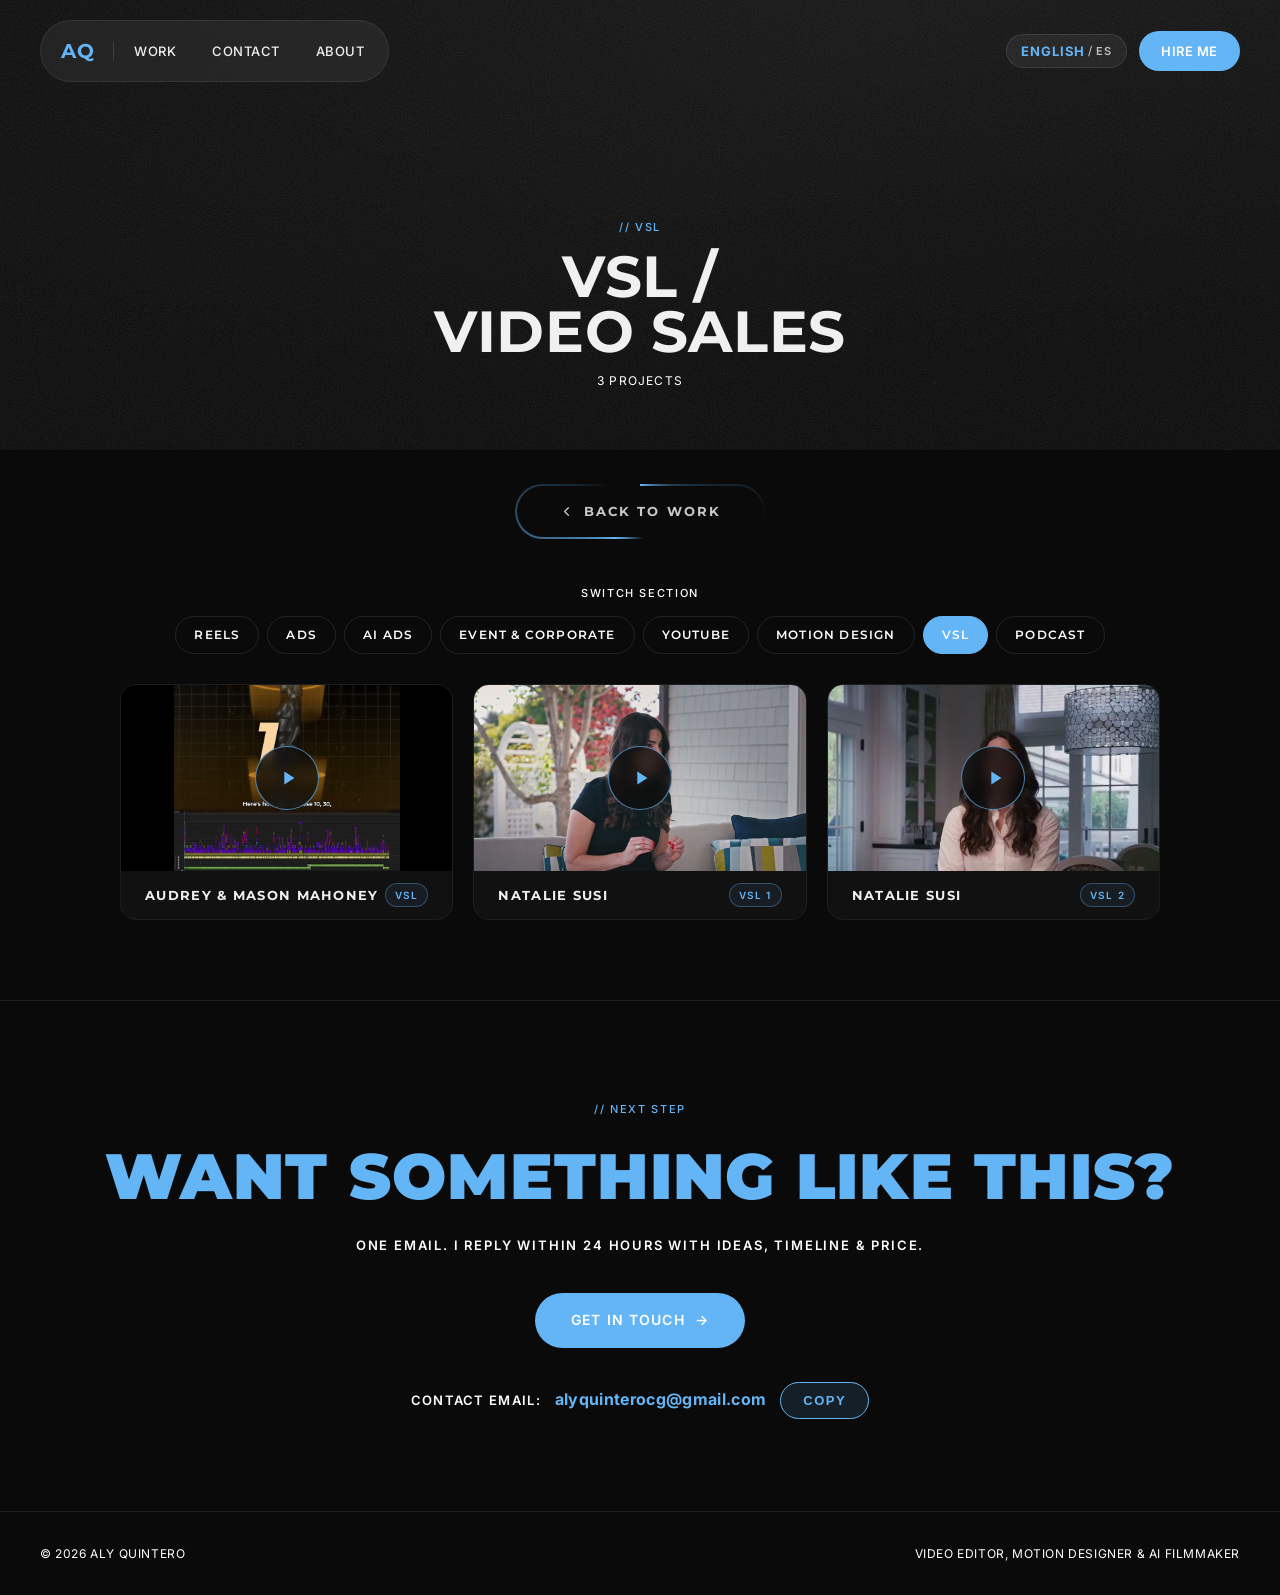
<file: vsl.html>
<!DOCTYPE html>
<html lang="en">
<head>
  <meta charset="UTF-8">
  <meta name="viewport" content="width=device-width, initial-scale=1.0">
  <title>VSL — Aly Quintero</title>
  <meta name="description" content="VSL projects by Aly Quintero — video sales letters that convert.">
  <meta name="theme-color" content="#0A0A0A">

  <link rel="preconnect" href="https://fonts.googleapis.com">
  <link rel="preconnect" href="https://fonts.gstatic.com" crossorigin>
  <link href="https://fonts.googleapis.com/css2?family=Montserrat:wght@400;600;700;800;900&family=Inter:wght@300;400;500;600&display=swap" rel="stylesheet">

  <link rel="stylesheet" href="css/style.css">
  <!-- Link preview (og/twitter) + favicon -->
  <meta property="og:site_name" content="Aly Quintero">
  <meta property="og:title" content="VSL — Aly Quintero">
  <meta property="og:description" content="VSL projects by Aly Quintero — video sales letters that convert.">
  <meta property="og:type" content="website">
  <meta property="og:url" content="https://alyquinterocg.com/vsl.html">
  <meta property="og:image" content="https://alyquinterocg.com/img/og-aq.png">
  <meta property="og:image:width" content="1080">
  <meta property="og:image:height" content="1080">
  <meta property="og:image:alt" content="Aly Quintero - AQ monogram">
  <meta name="twitter:card" content="summary">
  <meta name="twitter:title" content="VSL — Aly Quintero">
  <meta name="twitter:description" content="VSL projects by Aly Quintero — video sales letters that convert.">
  <meta name="twitter:image" content="https://alyquinterocg.com/img/og-aq.png">
  <link rel="canonical" href="https://alyquinterocg.com/vsl.html">
  <link rel="icon" href="./favicon.ico" sizes="any">
  <link rel="apple-touch-icon" href="./apple-touch-icon.png">
</head>
<body>

    <div class="cursor-arrow" id="cursorArrow" aria-hidden="true">
    <svg width="20" height="20" viewBox="0 0 24 24" fill="none">
      <path d="M5 3l14 9-7 2-3 7z" fill="var(--accent)" stroke="var(--accent)" stroke-width="1" stroke-linejoin="round"/>
    </svg>
  </div>

  <nav class="nav" id="nav">
    <div class="nav-pill">
      <a href="index.html" class="nav-logo">AQ</a>
      <div class="nav-divider"></div>
      <ul class="nav-links">
        <li><a href="index.html#work" data-i18n="nav.work">Work</a></li>
        <li><a href="index.html#contact" data-i18n="nav.contact">Contact</a></li>
        <li><a href="index.html#about" data-i18n="nav.about">About</a></li>
      </ul>
    </div>
    <div class="nav-right">
      <button class="lang-toggle" id="langToggle" aria-label="Toggle language">
        <span class="lang-label" id="langEN">EN</span>
        <span class="lang-sep">/</span>
        <span class="lang-label" id="langES">ES</span>
      </button>
      <a href="mailto:alyquinterocg@gmail.com" class="nav-cta-pill"><span data-i18n="nav.hire">HIRE ME</span></a>
    </div>
  </nav>

  <section class="category-hero">
    <div class="category-hero-bg"></div>
    <div class="category-hero-content">
      <span class="section-label">// <span data-i18n="cat.vsl">VSL</span></span>
      <h1 class="section-title" data-i18n="title.vsl">VSL /<br>VIDEO SALES</h1>
      <p class="category-hero-count"><span data-i18n="count.3">3 PROJECTS</span></p>
    </div>
  </section>

  <div class="cat-back-wrap">
    <a href="index.html#work" class="back-btn">
      <svg viewBox="0 0 24 24" aria-hidden="true"><polyline points="15 18 9 12 15 6"></polyline></svg>
      <span data-i18n="back.work">BACK TO WORK</span>
    </a>
  </div>

  <nav class="section-switcher" aria-label="Work sections">
    <span class="switch-label" data-i18n="switch.label">SWITCH SECTION</span>
    <div class="switch-pills">
      <a href="reels.html" class="switch-pill" data-i18n="filter.reels">REELS</a>
      <a href="ads.html" class="switch-pill" data-i18n="filter.ads">ADS</a>
      <a href="ai.html" class="switch-pill" data-i18n="filter.ai">AI ADS</a>
      <a href="eventcorp.html" class="switch-pill" data-i18n="filter.eventcorp">EVENT &amp; CORPORATE</a>
      <a href="youtube.html" class="switch-pill" data-i18n="filter.youtube">YOUTUBE</a>
      <a href="motion.html" class="switch-pill" data-i18n="filter.motion">MOTION DESIGN</a>
      <a href="vsl.html" class="switch-pill active" data-i18n="filter.vsl" aria-current="page">VSL</a>
      <a href="podcast.html" class="switch-pill" data-i18n="filter.podcast">PODCAST</a>
    </div>
  </nav>

  <section class="video-grid">

    <div class="video-card fade-up">
      <div class="card-media card-media--embed card-media--drive card-media--letterbox ar-16x9" data-drive="1Hhm9s4Fz5AQOKpDtE1F1BHKIqw0Id8vM">
        <img class="card-poster" src="img/work/vsl-1.jpg" alt="" loading="lazy">
        <span class="drive-play" aria-hidden="true"><svg viewBox="0 0 24 24"><path d="M8 5v14l11-7z"></path></svg></span>
      </div>
      <div class="card-info">
        <span class="card-category">AUDREY &amp; MASON MAHONEY</span>
        <span class="card-client">VSL</span>
      </div>
    </div>

    <div class="video-card fade-up">
      <div class="card-media card-media--embed card-media--drive card-media--letterbox ar-16x9" data-drive="1FiXTuj6KI2MBc_wBMjmVw03bX75rs3lQ">
        <img class="card-poster" src="img/work/vsl-2.jpg" alt="" loading="lazy">
        <span class="drive-play" aria-hidden="true"><svg viewBox="0 0 24 24"><path d="M8 5v14l11-7z"></path></svg></span>
      </div>
      <div class="card-info">
        <span class="card-category">NATALIE SUSI</span>
        <span class="card-client">VSL 1</span>
      </div>
    </div>

    <div class="video-card fade-up">
      <div class="card-media card-media--embed card-media--drive card-media--letterbox ar-16x9" data-drive="1RqSb5hyVUP6DfDBcWpLU1OEkaK2lHoS3">
        <img class="card-poster" src="img/work/vsl-3.jpg" alt="" loading="lazy">
        <span class="drive-play" aria-hidden="true"><svg viewBox="0 0 24 24"><path d="M8 5v14l11-7z"></path></svg></span>
      </div>
      <div class="card-info">
        <span class="card-category">NATALIE SUSI</span>
        <span class="card-client">VSL 2</span>
      </div>
    </div>

  </section>

  
  <!-- Next step CTA -->
  <section class="next-step fade-up">
    <span class="section-label">// <span data-i18n="cta.next">NEXT STEP</span></span>
    <h2 class="next-step-title" data-i18n="cta.want">WANT SOMETHING LIKE THIS?</h2>
    <p class="next-step-sub" data-i18n="cta.sub">ONE EMAIL. I REPLY WITHIN 24 HOURS WITH IDEAS, TIMELINE &amp; PRICE.</p>
    <a href="index.html#contact" class="about-cta">
      <span data-i18n="about.cta">GET IN TOUCH</span>
      <span class="cta-arrow" aria-hidden="true">&rarr;</span>
    </a>
    <p class="next-step-email">
      <span class="next-step-email-label" data-i18n="cta.emailLabel">CONTACT EMAIL:</span>
      <a href="mailto:alyquinterocg@gmail.com" class="about-email-link">alyquinterocg@gmail.com</a>
      <button type="button" class="copy-email-btn" data-copy-email aria-label="Copy email"><span data-i18n="copy.email">COPY</span></button>
    </p>
  </section>

  <footer class="footer">
    <span>© 2026 ALY QUINTERO</span>
    <span>VIDEO EDITOR, MOTION DESIGNER &amp; AI FILMMAKER</span>
  </footer>

  <script src="js/main.js"></script>
</body>
</html>
</file>
<file: css/style.css>
/* ============================================
   ALY QUINTERO — PORTFOLIO v2.0
   Clean minimal dark theme with ice-blue accent
   Inspired by creatoroly.com & helisulbaran.com
   ============================================ */

/* --- Reset & Variables --- */
*,
*::before,
*::after {
  margin: 0;
  padding: 0;
  box-sizing: border-box;
}

:root {
  --bg: #0A0A0A;
  --bg-card: #111111;
  --bg-card-hover: #1a1a1a;
  --text: #f0f0f0;
  --text-dim: #ffffff;
  --text-muted: #ffffff;
  --accent: #64B5F6;
  --accent-glow: rgba(100, 181, 246, 0.25);
  --border: #1e1e1e;
  --radius: 16px;
  --radius-pill: 50px;
  --font-display: 'Montserrat', sans-serif;
  --font-body: 'Inter', -apple-system, BlinkMacSystemFont, sans-serif;
  --ease: cubic-bezier(0.16, 1, 0.3, 1);
  --transition: 0.4s cubic-bezier(0.16, 1, 0.3, 1);
}

html {
  scroll-behavior: smooth;
  -webkit-font-smoothing: antialiased;
  -moz-osx-font-smoothing: grayscale;
}

body {
  font-family: var(--font-body);
  background: var(--bg);
  color: var(--text);
  overflow-x: hidden;
  cursor: none;
  line-height: 1.6;
}

a {
  color: inherit;
  text-decoration: none;
  cursor: none;
}

button {
  cursor: none;
}

::selection {
  background: var(--accent);
  color: #fff;
}

/* --- Accessibility: keyboard focus --- */
:focus-visible {
  outline: 2px solid var(--accent);
  outline-offset: 3px;
  border-radius: 4px;
}

/* --- Scroll Progress --- */
.scroll-progress {
  position: fixed;
  top: 0;
  left: 0;
  height: 2px;
  width: 0%;
  background: linear-gradient(90deg, var(--accent), rgba(100, 181, 246, 0.6));
  z-index: 1001;
  transition: width 0.1s linear;
  pointer-events: none;
}

/* --- Custom Cursor (flecha + mano, estilo de la página) --- */
.cursor-arrow {
  position: fixed;
  top: 0;
  left: 0;
  pointer-events: none;
  z-index: 10001;
  transform: translate3d(-100px, -100px, 0);
  will-change: transform;
}

.cursor-arrow svg {
  position: absolute;
  top: 0;
  left: 0;
  display: block;
  transition: opacity 0.15s var(--ease);
  filter:
    drop-shadow(0 0 1.5px rgba(0, 0, 0, 0.95))
    drop-shadow(0 2px 6px rgba(0, 0, 0, 0.65))
    drop-shadow(0 0 6px rgba(100, 181, 246, 0.35));
}

/* Flecha (estado normal): la punta (5,3) del viewBox a 30px = (6.25px, 3.75px)
   se desplaza para caer exactamente sobre el puntero. */
.cursor-arrow .c-arrow {
  width: 30px;
  height: 30px;
  transform: translate(-6.25px, -3.75px);
  transform-origin: 6.25px 3.75px; /* pulse scales around the tip */
}

/* Mano (hover sobre videos/enlaces/botones): yema del dedo (10.5,1.6) a 32px
   = (14px, 2.13px) sobre el puntero — mismo relleno/contorno que la flecha. */
.cursor-arrow .c-hand {
  width: 32px;
  height: 32px;
  transform: translate(-14px, -2.13px);
  transform-origin: 14px 2.13px;
  opacity: 0;
}

body.cursor-hover .cursor-arrow .c-arrow {
  opacity: 0;
}

body.cursor-hover .cursor-arrow .c-hand {
  opacity: 1;
}

/* Cursor click pulse (animates the svg so the JS-driven position transform is untouched) */
body.cursor-click .cursor-arrow .c-arrow {
  animation: cursorPulse 0.3s var(--ease);
}

body.cursor-click .cursor-arrow .c-hand {
  animation: cursorPulseHand 0.3s var(--ease);
}

@keyframes cursorPulse {
  0% { transform: translate(-6.25px, -3.75px) scale(1); }
  50% { transform: translate(-6.25px, -3.75px) scale(0.6); }
  100% { transform: translate(-6.25px, -3.75px) scale(1); }
}

@keyframes cursorPulseHand {
  0% { transform: translate(-14px, -2.13px) scale(1); }
  50% { transform: translate(-14px, -2.13px) scale(0.7); }
  100% { transform: translate(-14px, -2.13px) scale(1); }
}

/* Cursor ripple on click */
.cursor-ripple {
  position: fixed;
  width: 10px;
  height: 10px;
  border: 2px solid var(--accent);
  border-radius: 50%;
  pointer-events: none;
  z-index: 10000;
  transform: translate(-50%, -50%);
  animation: rippleExpand 0.6s var(--ease) forwards;
}

@keyframes rippleExpand {
  0% {
    width: 10px;
    height: 10px;
    opacity: 1;
  }
  100% {
    width: 80px;
    height: 80px;
    opacity: 0;
  }
}

/* --- Autoscroll custom (botón medio): ancla + guía con el estilo del cursor --- */
.cursor-scroll {
  position: fixed;
  top: 0;
  left: 0;
  pointer-events: none;
  z-index: 10000;
  opacity: 0;
  will-change: transform;
}

body.as-active .cursor-scroll {
  opacity: 1;
}

.cursor-scroll .cs-ring {
  position: absolute;
  top: 0;
  left: 0;
  width: 16px;
  height: 16px;
  border: 2px solid var(--accent);
  border-radius: 50%;
  transform: translate(-50%, -50%);
  box-shadow:
    0 0 0 1px rgba(0, 0, 0, 0.85),
    0 2px 8px rgba(0, 0, 0, 0.6),
    0 0 10px rgba(100, 181, 246, 0.5);
}

body.as-active .cursor-scroll .cs-ring {
  animation: asRingPop 0.35s var(--ease);
}

.cursor-scroll .cs-guide {
  position: absolute;
  left: -1.5px;
  top: 8px;
  width: 3px;
  height: var(--cs-len, 0px);
  border-radius: 3px;
  background: var(--accent);
  opacity: 0.85;
  filter:
    drop-shadow(0 0 4px rgba(100, 181, 246, 0.6))
    drop-shadow(0 1px 4px rgba(0, 0, 0, 0.6));
}

body.as-up .cursor-scroll .cs-guide {
  top: calc(-8px - var(--cs-len, 0px));
}

@keyframes asRingPop {
  0% {
    transform: translate(-50%, -50%) scale(0.4);
    opacity: 0.2;
  }
  60% {
    transform: translate(-50%, -50%) scale(1.25);
    opacity: 1;
  }
  100% {
    transform: translate(-50%, -50%) scale(1);
    opacity: 1;
  }
}

/* Glyph de scroll (flechas dobles): sustituye flecha/mano mientras dure el modo */
.cursor-arrow .c-scroll {
  position: absolute;
  top: 0;
  left: 0;
  width: 30px;
  height: 30px;
  transform: translate(-15px, -15px);
  transform-origin: 15px 15px;
  opacity: 0;
  transition: opacity 0.15s var(--ease);
}

body.as-active .cursor-arrow .c-arrow,
body.as-active .cursor-arrow .c-hand {
  opacity: 0;
}

body.as-active .cursor-arrow .c-scroll {
  opacity: 1;
}

body.cursor-click .cursor-arrow .c-scroll {
  animation: cursorPulseScroll 0.3s var(--ease);
}

@keyframes cursorPulseScroll {
  0% { transform: translate(-15px, -15px) scale(1); }
  50% { transform: translate(-15px, -15px) scale(0.6); }
  100% { transform: translate(-15px, -15px) scale(1); }
}

/* Language toggle — expandable */
.lang-toggle {
  position: relative;
  display: flex;
  align-items: center;
  gap: 0;
  background: rgba(255, 255, 255, 0.06);
  border: 1px solid rgba(255, 255, 255, 0.1);
  border-radius: var(--radius-pill);
  padding: 8px 14px;
  font-family: var(--font-body);
  font-size: 12px;
  font-weight: 600;
  letter-spacing: 0.08em;
  color: var(--text-dim);
  transition: all 0.35s var(--ease);
  overflow: hidden;
}

.lang-toggle:hover {
  border-color: var(--accent);
  padding: 8px 20px;
}

.lang-toggle .lang-label {
  transition: all 0.3s var(--ease);
  white-space: nowrap;
}

.lang-toggle .lang-active-label {
  font-size: 13px;
  font-weight: 700;
  color: var(--accent);
}

.lang-toggle .lang-inactive-label {
  font-size: 11px;
  color: rgba(255, 255, 255, 0.7);
}

.lang-sep {
  color: var(--text-muted);
  font-weight: 300;
  margin: 0 3px;
  transition: opacity 0.3s var(--ease);
}

.lang-toggle:hover .lang-sep {
  opacity: 0.4;
}

/* Nav active state */
.nav-link {
  position: relative;
}

.nav-link.active {
  color: var(--accent);
}

.nav-link.active::after {
  content: '';
  position: absolute;
  bottom: 2px;
  left: 50%;
  transform: translateX(-50%);
  width: 4px;
  height: 4px;
  background: var(--accent);
  border-radius: 50%;
}

/* --- Navigation --- */
.nav {
  position: fixed;
  top: 0;
  left: 0;
  right: 0;
  z-index: 1000;
  display: flex;
  align-items: center;
  justify-content: space-between;
  padding: 20px 40px;
  transition: background var(--transition), backdrop-filter var(--transition);
}

/* No background banner on scroll — only used for logo color state */

.nav-pill {
  display: flex;
  align-items: center;
  gap: 0;
  background: rgba(255, 255, 255, 0.06);
  border: 1px solid rgba(255, 255, 255, 0.08);
  border-radius: var(--radius-pill);
  padding: 6px 8px 6px 6px;
  backdrop-filter: blur(12px);
  -webkit-backdrop-filter: blur(12px);
}

.nav-logo {
  font-family: var(--font-display);
  font-size: 20px;
  font-weight: 700;
  letter-spacing: 0.05em;
  color: var(--accent);
  padding: 8px 14px;
  border-radius: var(--radius-pill);
  transition: background var(--transition);
}

.nav-logo:hover {
  background: rgba(100, 181, 246, 0.15);
  color: var(--accent);
}

/* Logo: blue at top, matches other nav text when scrolled */
.nav.scrolled .nav-logo {
  color: var(--text);
}

.nav.scrolled .nav-logo:hover {
  color: var(--accent);
}

.nav-divider {
  width: 1px;
  height: 20px;
  background: rgba(255, 255, 255, 0.12);
  margin: 0 4px;
}

.nav-links {
  list-style: none;
  display: flex;
  gap: 4px;
}

.nav-links a {
  font-size: 13px;
  font-weight: 500;
  letter-spacing: 0.04em;
  text-transform: uppercase;
  padding: 8px 16px;
  border-radius: var(--radius-pill);
  transition: background var(--transition), color var(--transition);
}

.nav-links a:hover {
  background: rgba(255, 255, 255, 0.08);
  color: var(--accent);
}

.nav-right {
  display: flex;
  align-items: center;
  gap: 12px;
}

.nav-cta-pill {
  display: inline-flex;
  align-items: center;
  gap: 6px;
  background: var(--accent);
  color: #fff;
  font-size: 13px;
  font-weight: 600;
  letter-spacing: 0.04em;
  text-transform: uppercase;
  padding: 10px 22px;
  border-radius: var(--radius-pill);
  transition: transform var(--transition), box-shadow var(--transition);
}

.nav-cta-pill:hover {
  transform: scale(1.05);
  box-shadow: 0 0 25px var(--accent-glow);
}

/* --- Hero --- */
.hero {
  position: relative;
  width: 100%;
  height: auto;
  min-height: 0;
  padding: 120px 0 56px;
  display: flex;
  align-items: center;
  justify-content: center;
  overflow: hidden;
  background: #0a0a0a;
}

/* v3: cinematic glow instead of background video */
.hero-glow {
  position: absolute;
  inset: 0;
  background:
    radial-gradient(58% 52% at 50% 22%, rgba(100, 181, 246, 0.11), transparent 72%),
    radial-gradient(42% 42% at 84% 78%, rgba(100, 181, 246, 0.08), transparent 70%),
    radial-gradient(40% 40% at 12% 68%, rgba(100, 181, 246, 0.06), transparent 70%);
  z-index: 1;
}

/* v3: faint frame grid (echoes "frame by frame") */
.hero-grid {
  position: absolute;
  inset: 0;
  background-image:
    linear-gradient(rgba(255, 255, 255, 0.035) 1px, transparent 1px),
    linear-gradient(90deg, rgba(255, 255, 255, 0.035) 1px, transparent 1px);
  background-size: 88px 88px;
  -webkit-mask-image: radial-gradient(ellipse 70% 65% at 50% 45%, #000 30%, transparent 100%);
  mask-image: radial-gradient(ellipse 70% 65% at 50% 45%, #000 30%, transparent 100%);
  z-index: 2;
}

.hero-grain {
  position: absolute;
  inset: 0;
  opacity: 0.06;
  background: url("data:image/svg+xml,%3Csvg viewBox='0 0 512 512' xmlns='http://www.w3.org/2000/svg'%3E%3Cfilter id='g'%3E%3CfeTurbulence type='fractalNoise' baseFrequency='0.65' numOctaves='3' stitchTiles='stitch'/%3E%3C/filter%3E%3Crect width='100%25' height='100%25' filter='url(%23g)'/%3E%3C/svg%3E");
  z-index: 3;
}

.hero-content {
  position: relative;
  z-index: 10;
  text-align: center;
  padding: 0 20px;
}

.hero-label {
  font-size: 13px;
  font-weight: 600;
  letter-spacing: 0.25em;
  text-transform: uppercase;
  color: rgba(255, 255, 255, 0.8);
  margin-bottom: 32px;
  display: flex;
  align-items: center;
  justify-content: center;
  gap: 14px;
  flex-wrap: wrap;
  text-shadow: 0 2px 8px rgba(0, 0, 0, 0.7);
  margin-bottom: 14px;
}

.hero-label-sep {
  color: var(--accent);
  font-weight: 300;
}

.hero-name {
  font-family: var(--font-display);
  font-weight: 700;
  line-height: 0.95;
  margin-bottom: 18px;
}

.hero-line {
  display: block;
  font-size: clamp(46px, 8vw, 104px);
  letter-spacing: 0.04em;
  color: #ffffff;
  text-shadow:
    0 0 20px rgba(0, 0, 0, 0.8),
    0 0 40px rgba(0, 0, 0, 0.6),
    0 4px 12px rgba(0, 0, 0, 0.9);
}

.hero-tagline {
  font-size: 16px;
  font-weight: 400;
  color: rgba(255, 255, 255, 0.75);
  max-width: 520px;
  margin: 0 auto 18px;
  line-height: 1.7;
  text-shadow: 0 2px 10px rgba(0, 0, 0, 0.7);
}

.hero-status {
  display: inline-flex;
  align-items: center;
  justify-content: center;
  gap: 11px;
  font-size: 14px;
  font-weight: 600;
  letter-spacing: 0.13em;
  text-transform: uppercase;
  color: rgba(255, 255, 255, 0.92);
  background: rgba(255, 255, 255, 0.04);
  border: 1px solid rgba(255, 255, 255, 0.14);
  border-radius: 999px;
  padding: 9px 18px;
  margin-bottom: 18px;
  backdrop-filter: blur(6px);
  -webkit-backdrop-filter: blur(6px);
}

/* Online status dot */
.status-dot {
  width: 12px;
  height: 12px;
  border-radius: 50%;
  background: #22C55E;
  box-shadow: 0 0 14px rgba(34, 197, 94, 0.9);
  flex-shrink: 0;
  animation: statusPulse 2s ease-in-out infinite;
}

@keyframes statusPulse {
  0%, 100% { opacity: 1; transform: scale(1); }
  50% { opacity: 0.5; transform: scale(0.8); }
}

.hero-scroll {
  display: flex;
  flex-direction: column;
  align-items: center;
  gap: 8px;
  animation: float 3s ease-in-out infinite;
}

.hero-scroll span {
  font-size: 10px;
  font-weight: 600;
  letter-spacing: 0.3em;
  text-transform: uppercase;
  color: rgba(255, 255, 255, 0.75);
  text-shadow: 0 1px 4px rgba(0, 0, 0, 0.6);
}

.scroll-line {
  width: 1px;
  height: 40px;
  background: linear-gradient(to bottom, var(--accent), transparent);
}

@keyframes float {
  0%, 100% { transform: translateY(0); }
  50% { transform: translateY(8px); }
}

/* --- Hero CTAs (v3) --- */
.hero-actions {
  display: flex;
  align-items: center;
  justify-content: center;
  gap: 14px;
  flex-wrap: wrap;
  margin-bottom: 30px;
}

.btn {
  display: inline-flex;
  align-items: center;
  justify-content: center;
  gap: 8px;
  font-size: 13px;
  font-weight: 600;
  letter-spacing: 0.12em;
  text-transform: uppercase;
  text-decoration: none;
  padding: 13px 26px;
  border-radius: 999px;
  border: 1px solid transparent;
  transition: transform 0.3s var(--ease), box-shadow 0.3s var(--ease),
    background 0.3s var(--ease), border-color 0.3s var(--ease), color 0.3s var(--ease);
}

.btn-primary {
  background: var(--accent);
  color: #06121c;
  box-shadow: 0 10px 34px rgba(100, 181, 246, 0.25);
}

.btn-primary:hover {
  transform: translateY(-3px);
  box-shadow: 0 16px 44px rgba(100, 181, 246, 0.42);
}

.btn-ghost {
  border-color: rgba(255, 255, 255, 0.22);
  color: #ffffff;
}

.btn-ghost:hover {
  transform: translateY(-3px);
  border-color: var(--accent);
  color: var(--accent);
}

/* --- Trusted-by marquee (v3) --- */
.marquee {
  padding: 68px 0 12px;
  overflow: hidden;
}

.marquee-label {
  text-align: center;
  font-size: 11px;
  font-weight: 500;
  letter-spacing: 0.2em;
  text-transform: uppercase;
  color: var(--text-muted);
  margin-bottom: 36px;
}

.marquee-wrap {
  position: relative;
  overflow: hidden;
  -webkit-mask-image: linear-gradient(90deg, transparent, #000 10%, #000 90%, transparent);
  mask-image: linear-gradient(90deg, transparent, #000 10%, #000 90%, transparent);
}

.marquee-track {
  display: flex;
  width: max-content;
  animation: marqueeScroll 38s linear infinite;
}

.marquee-wrap:hover .marquee-track,
.marquee-track.is-paused {
  animation-play-state: paused;
}

.marquee-group {
  display: flex;
  align-items: center;
  gap: 56px;
  padding-right: 56px;
}

.marquee-item {
  display: inline-flex;
  align-items: center;
  gap: 12px;
  font-family: var(--font-display);
  font-size: 17px;
  font-weight: 700;
  letter-spacing: 0.08em;
  text-transform: uppercase;
  color: rgba(255, 255, 255, 0.85);
  white-space: nowrap;
}

.marquee-item img {
  height: 30px;
  width: auto;
  max-width: 110px;
  object-fit: contain;
  border-radius: 6px;
  filter: grayscale(1) brightness(1.3);
  opacity: 0.75;
}

/* --- Identity badges: red = YouTube creator, blue = company --- */
.mq-badge {
  display: inline-flex;
  align-items: center;
  justify-content: center;
  width: 20px;
  height: 20px;
  border-radius: 50%;
  flex-shrink: 0;
}

.mq-badge svg {
  width: 11px;
  height: 11px;
  display: block;
}

.mq-badge--yt {
  background: #ff0000;
  box-shadow: 0 0 10px rgba(255, 0, 0, 0.55), 0 0 0 3px rgba(255, 255, 255, 0.06);
}

.mq-badge--co {
  background: var(--accent);
  box-shadow: 0 0 10px rgba(100, 181, 246, 0.5), 0 0 0 3px rgba(255, 255, 255, 0.06);
}

@keyframes marqueeScroll {
  to { transform: translateX(-50%); }
}

/* --- Hero Entrance Animation --- */
.hero-enter {
  opacity: 0;
  transform: translateY(24px);
  animation: heroFadeIn 0.9s var(--ease) forwards;
  animation-delay: calc(var(--delay) * 0.15s + 0.3s);
}

@keyframes heroFadeIn {
  to {
    opacity: 1;
    transform: translateY(0);
  }
}

/* --- Section Common --- */
.section-title {
  font-family: var(--font-display);
  font-size: clamp(36px, 6vw, 76px);
  font-weight: 700;
  line-height: 0.95;
  letter-spacing: 0.01em;
}

.section-label {
  display: inline-block;
  font-size: 11px;
  font-weight: 500;
  letter-spacing: 0.15em;
  text-transform: uppercase;
  color: var(--accent);
  margin-bottom: 16px;
}

/* v3: editorial section numbering */
.section-num {
  color: rgba(255, 255, 255, 0.72);
  font-weight: 600;
}

.sep {
  color: var(--text-muted);
  margin: 0 4px;
}

/* --- Work Section --- */
.work {
  padding: 76px 40px 80px;
}

.work-header {
  margin-bottom: 44px;
  text-align: center;
}

.work-hint {
  font-size: 12px;
  color: var(--text-muted);
  margin-top: 12px;
  letter-spacing: 0.05em;
}

/* --- Filter Bar --- */
.filter-bar {
  display: flex;
  flex-wrap: wrap;
  gap: 8px;
  margin-top: 24px;
  justify-content: center;
}

.filter-btn {
  font-family: var(--font-display);
  font-size: 12px;
  font-weight: 600;
  letter-spacing: 0.1em;
  text-transform: uppercase;
  padding: 8px 18px;
  border-radius: var(--radius-pill);
  border: 1px solid rgba(255, 255, 255, 0.1);
  background: transparent;
  color: var(--text-dim);
  transition: all var(--transition);
}

.filter-btn:hover {
  border-color: rgba(100, 181, 246, 0.4);
  color: var(--text);
}

.filter-btn.active {
  background: var(--accent);
  border-color: var(--accent);
  color: #fff;
}

/* --- Section switcher (category pages) --- */
.section-switcher {
  display: flex;
  flex-direction: column;
  align-items: center;
  gap: 14px;
  padding: 44px 40px 30px;
  text-align: center;
}

.switch-label {
  font-size: 11px;
  font-weight: 500;
  letter-spacing: 0.15em;
  text-transform: uppercase;
  color: var(--text-muted);
}

.switch-pills {
  display: flex;
  flex-wrap: wrap;
  justify-content: center;
  gap: 8px;
}

.switch-pill {
  font-family: var(--font-display);
  font-size: 12px;
  font-weight: 600;
  letter-spacing: 0.1em;
  text-transform: uppercase;
  padding: 8px 18px;
  border-radius: var(--radius-pill);
  border: 1px solid rgba(255, 255, 255, 0.1);
  background: transparent;
  color: var(--text-dim);
  transition: all var(--transition);
}

.switch-pill:hover {
  border-color: rgba(100, 181, 246, 0.4);
  color: var(--text);
}

.switch-pill.active {
  background: var(--accent);
  border-color: var(--accent);
  color: #fff;
}

/* --- Work Grid (vista ALL) ---
   Tiles CUADROS y uniformes (2026-10-02, elección del usuario): 4 por fila en
   escritorio, 2 en móvil. El póster/loop cubre el cuadro (object-fit: cover) y
   se recorta lo necesario; al abrir la categoría cada video muestra SU ratio. */
.work-grid {
  display: grid;
  grid-template-columns: repeat(4, minmax(0, 1fr));
  gap: 14px;
  max-width: 1120px;
  margin: 0 auto;
}

.work-grid .work-card {
  aspect-ratio: 1 / 1;
  height: auto;
  width: auto;
  margin-bottom: 0;
}

.work-card {
  position: relative;
  border-radius: var(--radius);
  overflow: hidden;
  background: var(--bg-card);
  border: 1px solid var(--border);
  transition: transform var(--transition), border-color var(--transition), box-shadow var(--transition), opacity 0.4s var(--ease);
  display: flex;
  flex-direction: column;
  break-inside: avoid;
  -webkit-column-break-inside: avoid;
  page-break-inside: avoid;
  margin-bottom: 14px;
  width: 100%;
}

.work-card:hover {
  transform: translateY(-6px);
  border-color: rgba(100, 181, 246, 0.4);
  box-shadow: 0 20px 60px rgba(0, 0, 0, 0.5), 0 0 30px var(--accent-glow);
}

.work-card.hidden {
  display: none;
}

.work-card--featured {
  grid-column: span 2;
}

.card-media {
  position: relative;
  width: 100%;
  aspect-ratio: 16 / 9;
  overflow: hidden;
  background: #0d0d0d;
}

/* Aspect ratio per video type */
.card-media.ar-9x16 { aspect-ratio: 9 / 16; }
.card-media.ar-4x5 { aspect-ratio: 4 / 5; }
.card-media.ar-16x9 { aspect-ratio: 16 / 9; }

/* Tiles del ALL: el media llena el cuadro (póster y loop recortados con cover) */
.work-grid .work-card .card-media {
  position: absolute;
  inset: 0;
  width: 100%;
  height: 100%;
  aspect-ratio: auto;
}

/* --- Featured panel (filter view: highlights + see more) --- */
.filter-panel[hidden] { display: none; }

.featured-grid {
  display: grid;
  grid-template-columns: repeat(auto-fit, minmax(190px, 1fr));
  gap: 18px;
  max-width: 1120px;
  margin: 0 auto 44px;
}

.featured-grid--wide {
  grid-template-columns: repeat(auto-fit, minmax(300px, 1fr));
}

/* Single-row layouts per category */
.featured-grid--cols5 {
  grid-template-columns: repeat(5, minmax(0, 1fr));
}

/* Columnas FIJAS (sin auto-fit): las tarjetas nunca estiran cuando una fila
   queda incompleta — sizes idénticos entre destacados y lista completa. */
.featured-grid--cols3 {
  grid-template-columns: repeat(3, minmax(0, 1fr));
}

.featured-grid--cols2 {
  grid-template-columns: repeat(2, minmax(0, 1fr));
  max-width: 660px;
}

.featured-grid--cols4 {
  grid-template-columns: repeat(4, minmax(0, 1fr));
}

@media (max-width: 768px) {
  .about-tools {
    grid-template-columns: repeat(2, minmax(0, 1fr));
  }
}

.featured-grid--center {
  max-width: 300px;
}

.featured-card {
  margin-bottom: 0;
  animation: featuredIn 0.55s var(--ease) both;
}

@keyframes featuredIn {
  from { opacity: 0; transform: translateY(22px); }
  to { opacity: 1; transform: translateY(0); }
}

/* --- Full grid: lista completa de una categoría
   (tras SEE MORE, o directamente al hacer click en un tile del ALL) --- */
.full-grid {
  display: grid;
  grid-template-columns: repeat(5, minmax(0, 1fr));
  gap: 18px;
  max-width: 1120px;
  margin: 0 auto 44px;
  align-items: start;
}

.full-grid--wide {
  grid-template-columns: repeat(auto-fit, minmax(300px, 1fr));
}

.full-grid--cols5 {
  grid-template-columns: repeat(5, minmax(0, 1fr));
}

.full-grid--cols3 {
  grid-template-columns: repeat(3, minmax(0, 1fr));
}

.full-grid--center {
  max-width: 300px;
}

.featured-play {
  position: absolute;
  inset: 0;
  margin: auto;
  width: 46px;
  height: 33px;
  border-radius: 8px;
  background: rgba(255, 0, 0, 0.92);
  display: flex;
  align-items: center;
  justify-content: center;
  box-shadow: 0 8px 24px rgba(0, 0, 0, 0.55);
  transition: transform 0.3s var(--ease);
  z-index: 2;
}

.featured-play svg { width: 16px; height: 16px; display: block; }
.work-card:hover .featured-play { transform: scale(1.12); }

.featured-empty {
  max-width: 560px;
  margin: 0 auto 36px;
  padding: 64px 30px;
  text-align: center;
  border: 1px dashed rgba(255, 255, 255, 0.14);
  border-radius: var(--radius);
  background: rgba(255, 255, 255, 0.02);
  font-size: 13px;
  font-weight: 500;
  letter-spacing: 0.14em;
  color: rgba(255, 255, 255, 0.85);
  text-transform: uppercase;
}

.featured-more {
  display: flex;
  width: max-content;
  margin: 0 auto;
}

@media (max-width: 768px) {
  .featured-grid,
  .featured-grid--wide,
  .featured-grid--cols5,
  .featured-grid--cols4,
  .featured-grid--cols3,
  .featured-grid--cols2,
  .full-grid,
  .full-grid--wide,
  .full-grid--cols5,
  .full-grid--cols3 {
    grid-template-columns: repeat(2, minmax(0, 1fr));
    gap: 12px;
    margin-bottom: 32px;
  }
  .featured-grid--center,
  .full-grid--center { max-width: 240px; }
}

/* --- Contact Section --- */
.contact {
  padding: 104px 40px 56px;
  border-top: 1px solid rgba(255, 255, 255, 0.05);
}

.contact-inner {
  max-width: 760px;
  margin: 0 auto;
  text-align: center;
}

.contact-sub {
  font-size: 15px;
  color: var(--text-muted);
  max-width: 440px;
  margin: 18px auto 0;
  line-height: 1.6;
}

.contact-links {
  display: grid;
  grid-template-columns: repeat(3, 1fr);
  gap: 14px;
  margin-top: 44px;
}

.contact-card {
  display: flex;
  align-items: center;
  justify-content: center;
  gap: 10px;
  padding: 22px 18px;
  border: 1px solid var(--border);
  border-radius: var(--radius);
  background: var(--bg-card);
  color: #fff;
  text-decoration: none;
  font-family: var(--font-display);
  font-size: 14px;
  font-weight: 700;
  letter-spacing: 0.12em;
  transition: transform 0.35s var(--ease), border-color 0.35s var(--ease),
    box-shadow 0.35s var(--ease), background 0.35s var(--ease);
}

.contact-icon {
  width: auto;
  height: 17px;
  fill: currentColor;
  flex-shrink: 0;
}

.contact-card-arrow {
  font-size: 15px;
  opacity: 0.5;
  transition: transform 0.35s var(--ease), opacity 0.35s var(--ease);
}

.contact-card:hover {
  transform: translateY(-5px);
}

.contact-card:hover .contact-card-arrow {
  transform: translate(3px, -3px);
  opacity: 1;
}

.contact-card--upwork:hover {
  border-color: #6fda44;
  background: rgba(111, 218, 68, 0.07);
  box-shadow: 0 16px 44px rgba(111, 218, 68, 0.15);
}

.contact-card--linkedin:hover {
  border-color: #0a66c2;
  background: rgba(10, 102, 194, 0.1);
  box-shadow: 0 16px 44px rgba(10, 102, 194, 0.2);
}

.contact-card--behance:hover {
  border-color: #1769ff;
  background: rgba(23, 105, 255, 0.09);
  box-shadow: 0 16px 44px rgba(23, 105, 255, 0.18);
}

@media (max-width: 768px) {
  .contact {
    padding: 64px 20px 56px;
  }
  .contact-links {
    grid-template-columns: 1fr;
    gap: 12px;
    margin-top: 34px;
  }
}

.work-card--featured .card-media {
  aspect-ratio: 21 / 9;
}

.work-card--featured .card-media.ar-16x9 { aspect-ratio: 16 / 9; }
.work-card--featured .card-media.ar-4x5 { aspect-ratio: 4 / 5; }

.card-media video,
.card-media img {
  width: 100%;
  height: 100%;
  object-fit: cover;
  transition: transform 0.6s var(--ease);
}

.work-card:hover .card-media video,
.work-card:hover .card-media img {
  transform: scale(1.05);
}

/* v4: looping category highlights on the ALL view (Heli-style).
   The still <img> is the base layer; the loop fades in over it once
   playback actually starts (so a missing/blocked mp4 falls back to the img). */
.card-media video.tile-loop {
  position: absolute;
  inset: 0;
  z-index: 1;
  opacity: 0;
  transition: opacity 0.5s var(--ease);
}

.card-media video.tile-loop.is-ready {
  opacity: 1;
}

.card-placeholder {
  width: 100%;
  height: 100%;
  display: flex;
  align-items: center;
  justify-content: center;
  background: linear-gradient(135deg, #111 0%, #1a1a1a 100%);
  color: var(--text-muted);
  font-size: 48px;
  font-family: var(--font-display);
  font-weight: 700;
}

/* v3: branded placeholder for categories with no video inside */
.card-media--empty {
  background:
    radial-gradient(120% 100% at 50% 0%, rgba(100, 181, 246, 0.08), transparent 60%),
    linear-gradient(140deg, #101010 0%, #0b0b0b 60%, #0e1216 100%);
  display: flex;
  align-items: center;
  justify-content: center;
}

.card-media--empty::before {
  content: "";
  position: absolute;
  inset: 14px;
  border: 1px solid rgba(255, 255, 255, 0.05);
  pointer-events: none;
}

/* Título en BARRA INFERIOR (referencia del usuario 2026-10-02): barra blanca sólida
   al pie del tile, texto negro en negrita alineado a la izquierda — como el capture
   (VIDEO + badge). El tile sigue siendo cuadrado; el loop cubre hasta la barra. */
.card-label {
  position: absolute;
  left: 0;
  right: 0;
  bottom: 0;
  z-index: 2;
  display: flex;
  align-items: center;
  height: 42px;
  padding: 0 14px;
  overflow: hidden;
  background: #ffffff;
  text-align: left;
  font-family: var(--font-display);
  font-size: clamp(12px, 1.1vw, 15px);
  font-weight: 800;
  letter-spacing: 0.05em;
  line-height: 1.15;
  text-transform: uppercase;
  color: #0a0a0a;
  text-shadow: none;
  pointer-events: none;
  transition: opacity 0.35s var(--ease);
}

/* Featured panel (filter view): título discreto y abajo, sin oscurecer el póster.
   Solo aplica a las tarjetas destacadas — la vista ALL no cambia. */
/* Featured: titulo en barra inferior, fuera del video (estilo ficha) */
.featured-card-info {
  display: flex;
  flex-direction: column;
  align-items: flex-start;
  gap: 7px;
  padding: 11px 9px 12px;
  text-align: left;
}

/* Tarjetas destacadas (grid de 5 columnas, muy angostas): la píldora del cliente
   se reduce para que NUNCA se corte (TANNER CHIDESTER / THEODORE STERN caben enteras). */
.featured-card-info .card-client {
  font-size: 8.5px;
  letter-spacing: 0.04em;
  padding: 3px 7px;
  max-width: 100%;
  overflow: hidden;
  text-overflow: ellipsis;
}

.featured-card-title {
  font-family: var(--font-display);
  font-size: clamp(12px, 1.05vw, 15px);
  font-weight: 700;
  letter-spacing: 0.1em;
  line-height: 1.35;
  text-transform: uppercase;
  color: #fff;
}

/* El loop ya no desvanece la etiqueta (el chip debe verse siempre visible). */

.card-info {
  display: flex;
  align-items: center;
  justify-content: space-between;
  padding: 12px 24px;
}

.card-category {
  font-family: var(--font-display);
  font-size: 13px;
  font-weight: 700;
  letter-spacing: 0.1em;
  text-transform: uppercase;
}

/* Enter arrow (top-right corner of work cards) */
.card-enter {
  position: absolute;
  top: 10px;
  right: 10px;
  z-index: 3;
  width: 34px;
  height: 34px;
  display: flex;
  align-items: center;
  justify-content: center;
  border-radius: 50%;
  background: rgba(10, 10, 10, 0.55);
  border: 1px solid rgba(255, 255, 255, 0.28);
  color: #fff;
  font-size: 15px;
  line-height: 1;
  text-decoration: none;
  backdrop-filter: blur(4px);
  -webkit-backdrop-filter: blur(4px);
  transition: background 0.25s var(--ease), border-color 0.25s var(--ease),
    transform 0.25s var(--ease), color 0.25s var(--ease);
}

.card-enter:hover {
  background: var(--accent);
  border-color: var(--accent);
  color: #0a0a0a;
  transform: scale(1.1);
}

/* --- Clients Section --- */
.clients {
  padding: 140px 40px 120px;
  border-bottom: 1px solid var(--border);
}

.clients-inner {
  text-align: center;
}

.clients-inner .section-title {
  margin-bottom: 48px;
}

.clients-grid {
  display: flex;
  flex-wrap: wrap;
  justify-content: center;
  gap: 32px 48px;
  max-width: 900px;
  margin: 0 auto;
}

/* Client groups: Content Creators vs Companies */
.clients-groups {
  display: flex;
  flex-direction: column;
  align-items: center;
  gap: 44px;
}

.clients-group {
  display: flex;
  flex-direction: column;
  align-items: center;
  gap: 20px;
}

.clients-group-label {
  font-family: var(--font-display);
  font-size: 12px;
  font-weight: 700;
  letter-spacing: 0.2em;
  text-transform: uppercase;
  color: var(--text-muted);
}

.clients-group-label::before {
  content: '// ';
  color: var(--accent);
}

.clients-grid .client-item {
  font-family: var(--font-display);
  font-size: 18px;
  font-weight: 700;
  letter-spacing: 0.12em;
  text-transform: uppercase;
  color: var(--text-muted);
  opacity: 0.5;
  background: none;
  border: none;
  padding: 0;
  position: relative;
  transition: color var(--transition), opacity var(--transition), transform var(--transition);
}

.clients-grid .client-item::after {
  content: '+';
  display: inline-block;
  margin-left: 6px;
  font-weight: 400;
  color: var(--accent);
  opacity: 0;
  transform: scale(0.5);
  transition: opacity var(--transition), transform var(--transition);
}

.clients-grid .client-item:hover {
  opacity: 1;
  color: var(--text);
  transform: translateY(-2px);
}

.clients-grid .client-item:hover::after {
  opacity: 1;
  transform: scale(1);
}

/* --- Client Modal --- */
.client-modal {
  position: fixed;
  inset: 0;
  z-index: 10000;
  display: flex;
  align-items: center;
  justify-content: center;
  padding: 24px;
  opacity: 0;
  visibility: hidden;
  transition: opacity 0.35s var(--ease), visibility 0.35s var(--ease);
}

.client-modal.open {
  opacity: 1;
  visibility: visible;
}

.client-modal-backdrop {
  position: absolute;
  inset: 0;
  background: rgba(0, 0, 0, 0.75);
  backdrop-filter: blur(8px);
  -webkit-backdrop-filter: blur(8px);
}

.client-modal-card {
  position: relative;
  z-index: 1;
  background: var(--bg-card);
  border: 1px solid var(--border);
  border-radius: var(--radius);
  padding: 40px 36px 36px;
  max-width: 480px;
  width: 100%;
  text-align: center;
  box-shadow: 0 30px 80px rgba(0, 0, 0, 0.6), 0 0 40px var(--accent-glow);
  transform: translateY(20px) scale(0.96);
  transition: transform 0.4s var(--ease);
}

.client-modal.open .client-modal-card {
  transform: translateY(0) scale(1);
}

/* --- Marquee client items: click-to-open affordance --- */
.marquee-item[data-client] {
  cursor: none; /* cursor custom: la mano aparece vía body.cursor-hover */
  transition: color 0.3s var(--ease);
}

.marquee-item[data-client]:hover {
  color: #ffffff;
}

.mq-badge {
  transition: transform 0.3s var(--ease);
}

.marquee-item[data-client]:hover .mq-badge {
  transform: scale(1.25);
}

.client-modal-close {
  position: absolute;
  top: 14px;
  right: 16px;
  background: none;
  border: none;
  color: var(--text-dim);
  font-size: 26px;
  line-height: 1;
  padding: 4px 8px;
  transition: color var(--transition), transform var(--transition);
}

.client-modal-close:hover {
  color: var(--accent);
  transform: rotate(90deg);
}

.client-modal-label {
  display: block;
  font-size: 11px;
  font-weight: 500;
  letter-spacing: 0.15em;
  text-transform: uppercase;
  color: var(--accent);
  margin-bottom: 12px;
}

.client-modal-title {
  font-family: var(--font-display);
  font-size: 26px;
  font-weight: 700;
  letter-spacing: 0.06em;
  text-transform: uppercase;
  margin-bottom: 16px;
}

.client-modal-links {
  display: flex;
  flex-wrap: wrap;
  gap: 8px;
  margin-top: 18px;
}

.client-modal-links:empty {
  display: none;
}

.client-modal-links a {
  display: inline-flex;
  align-items: center;
  gap: 5px;
  font-size: 11px;
  font-weight: 600;
  letter-spacing: 0.08em;
  text-transform: uppercase;
  color: var(--accent);
  text-decoration: none;
  border: 1px solid rgba(100, 181, 246, 0.35);
  border-radius: var(--radius-pill);
  padding: 7px 14px;
  transition: background 0.3s var(--ease), color 0.3s var(--ease), border-color 0.3s var(--ease);
}

.client-modal-links a:hover {
  background: var(--accent);
  border-color: var(--accent);
  color: #0a0a0a;
}

.client-modal-body {
  display: flex;
  align-items: flex-start;
  gap: 20px;
}

.client-modal-logo {
  width: 108px;
  height: 108px;
  flex-shrink: 0;
  object-fit: contain;
  padding: 10px;
  background: rgba(255, 255, 255, 0.04);
  border: 1px solid var(--border);
  border-radius: 16px;
}

/* Dark/black logos get inverted so they read on the dark modal */
.client-modal-logo--invert {
  filter: invert(1);
}

.client-modal-logo[hidden] {
  display: none;
}

.client-modal-text {
  font-size: 15px;
  font-weight: 300;
  line-height: 1.7;
  color: var(--text-dim);
}

@media (max-width: 480px) {
  .client-modal-body {
    flex-direction: column;
    align-items: center;
    text-align: center;
    gap: 14px;
  }
}

/* --- About Section --- */
.about {
  padding: 72px 40px 160px;
  text-align: center;
  border-top: 1px solid rgba(255, 255, 255, 0.05);
}

.about-inner {
  max-width: 700px;
  margin: 0 auto;
}

.about-text {
  font-size: 18px;
  font-weight: 300;
  line-height: 1.8;
  color: var(--text-dim);
  margin-bottom: 48px;
}

.about-cta {
  display: inline-flex;
  align-items: center;
  gap: 10px;
  background: var(--accent);
  color: #fff;
  font-size: 14px;
  font-weight: 600;
  letter-spacing: 0.08em;
  text-transform: uppercase;
  padding: 16px 36px;
  border-radius: var(--radius-pill);
  transition: transform var(--transition), box-shadow var(--transition);
  margin-bottom: 32px;
}

.about-cta:hover {
  transform: scale(1.05);
  box-shadow: 0 0 30px var(--accent-glow);
}

.cta-arrow {
  transition: transform var(--transition);
}

.about-cta:hover .cta-arrow {
  transform: translateX(4px);
}

.cta-note {
  font-size: 13px;
  font-weight: 600;
  color: #ffffff;
  letter-spacing: 0.12em;
  text-transform: uppercase;
  margin-bottom: 48px;
  text-shadow: 0 1px 6px rgba(0, 0, 0, 0.6);
}

.about-tools {
  font-size: 14px;
  color: var(--text-dim);
  display: grid;
  grid-template-columns: repeat(4, minmax(0, 1fr));
  gap: 18px 12px;
  max-width: 780px;
  margin: 0 auto 24px;
  justify-items: center;
  text-align: center;
}

.about-tools .sep {
  display: none;
}

/* --- Tool badges: logo appears above name on hover --- */
.about-tools .tool {
  position: relative;
  display: inline-block;
  transition: color var(--transition);
}

.about-tools .tool:hover {
  color: var(--text);
}

.tool-logo {
  position: absolute;
  left: 50%;
  bottom: calc(100% + 12px);
  transform: translateX(-50%) translateY(8px) scale(0.97);
  opacity: 0;
  pointer-events: none;
  transition: opacity 0.25s var(--ease), transform 0.25s var(--ease);
  z-index: 10;
  display: flex;
  align-items: flex-start;
  gap: 12px;
  width: 264px;                 /* every tooltip box has the same width */
  box-sizing: border-box;
  padding: 12px 14px;
  background: rgba(10, 10, 10, 0.94);
  border: 1px solid rgba(100, 181, 246, 0.5);
  border-radius: 14px;
  box-shadow: 0 8px 24px rgba(0, 0, 0, 0.6), 0 0 18px rgba(100, 181, 246, 0.25);
}

/* Text column: tool name (accent) above, description below */
.tool-text {
  display: flex;
  flex-direction: column;
  gap: 5px;
  min-width: 0;
  text-align: left;
}

.tool-name {
  font-family: var(--font-display);
  font-size: 11px;
  font-weight: 700;
  line-height: 1.2;
  text-transform: uppercase;
  letter-spacing: 0.16em;
  color: var(--accent);
}

.tool-desc {
  display: block;
  padding: 0;
  background: none;
  border: none;
  border-radius: 0;
  box-shadow: none;
  font-family: var(--font-body);
  font-size: 12.5px;
  font-weight: 500;
  line-height: 1.5;
  letter-spacing: 0.01em;
  color: rgba(255, 255, 255, 0.82);
  text-align: left;
  white-space: normal;
}

.about-tools .tool:hover .tool-logo {
  opacity: 1;
  transform: translateX(-50%) translateY(0) scale(1);
}

.tool-mark,
.tool-mark--svg {
  display: flex;
  align-items: center;
  justify-content: center;
  width: 36px;
  height: 36px;
  box-sizing: border-box;
  flex-shrink: 0;
  background: rgba(100, 181, 246, 0.12);
  border: 1px solid rgba(100, 181, 246, 0.4);
  border-radius: 9px;
  color: var(--accent);
  font-family: var(--font-display);
  font-size: 13px;
  font-weight: 800;
  letter-spacing: 0.02em;
}

.tool-mark--svg {
  padding: 6px;
}

.tool-mark--svg svg {
  width: 100%;
  height: 100%;
  display: block;
  fill: var(--accent);
}

.about-email {
  font-size: 18px;
  font-weight: 500;
  color: var(--text);
  display: flex;
  align-items: center;
  gap: 14px;
  justify-content: center;
  flex-wrap: wrap;
}

.about-email-link {
  color: var(--accent);
  font-size: 22px;
  font-weight: 700;
  letter-spacing: 0.02em;
  transition: opacity var(--transition);
}

.about-email-link:hover {
  opacity: 0.8;
}

.copy-email-btn {
  background: rgba(100, 181, 246, 0.12);
  border: 1px solid var(--accent);
  color: var(--accent);
  font-size: 13px;
  font-weight: 700;
  letter-spacing: 0.12em;
  text-transform: uppercase;
  padding: 10px 22px;
  border-radius: var(--radius-pill);
  transition: background var(--transition), color var(--transition), transform var(--transition), box-shadow var(--transition);
}

.copy-email-btn:hover {
  background: var(--accent);
  color: #0A0A0A;
  transform: scale(1.05);
  box-shadow: 0 0 25px var(--accent-glow);
}

/* --- Next-step CTA (after videos on category pages) --- */
.next-step {
  text-align: center;
  padding: 100px 24px 92px;
  border-top: 1px solid var(--border);
}

.next-step .section-label {
  display: block;
  margin-bottom: 24px;
}

.next-step-title {
  font-family: var(--font-display);
  font-size: clamp(34px, 5.5vw, 64px);
  font-weight: 900;
  letter-spacing: 0.02em;
  line-height: 1.05;
  text-transform: uppercase;
  color: var(--accent);
  margin: 0 0 24px;
}

.next-step-sub {
  font-size: 13px;
  font-weight: 600;
  letter-spacing: 0.14em;
  line-height: 1.8;
  text-transform: uppercase;
  color: var(--text-muted);
  max-width: 680px;
  margin: 0 auto 36px;
}

.next-step .about-cta {
  margin-bottom: 34px;
}

.next-step-email {
  display: flex;
  align-items: center;
  justify-content: center;
  flex-wrap: wrap;
  gap: 14px;
  font-size: 13px;
  font-weight: 600;
  letter-spacing: 0.1em;
  text-transform: uppercase;
  color: var(--text-muted);
}

.next-step-email .about-email-link {
  font-size: 16px;
  text-transform: none;
}

/* --- Footer --- */
.footer {
  display: flex;
  align-items: center;
  justify-content: space-between;
  padding: 32px 40px;
  border-top: 1px solid var(--border);
  font-size: 12px;
  color: var(--text-muted);
  letter-spacing: 0.05em;
}

/* --- Category Pages --- */
.category-hero {
  position: relative;
  width: 100%;
  height: 50vh;
  min-height: 350px;
  display: flex;
  align-items: flex-end;
  justify-content: center;
  overflow: hidden;
  padding-bottom: 60px;
}

.category-hero::before {
  content: '';
  position: absolute;
  inset: 0;
  background: linear-gradient(180deg, rgba(10,10,10,0.3) 0%, rgba(10,10,10,0.85) 70%, rgba(10,10,10,1) 100%);
  z-index: 1;
}

.category-hero::after {
  content: '';
  position: absolute;
  inset: 0;
  opacity: 0.12;
  background: url("data:image/svg+xml,%3Csvg viewBox='0 0 512 512' xmlns='http://www.w3.org/2000/svg'%3E%3Cfilter id='g'%3E%3CfeTurbulence type='fractalNoise' baseFrequency='0.65' numOctaves='3' stitchTiles='stitch'/%3E%3C/filter%3E%3Crect width='100%25' height='100%25' filter='url(%23g)'/%3E%3C/svg%3E");
  z-index: 1;
}

.category-hero-bg {
  position: absolute;
  inset: 0;
  background: linear-gradient(135deg, #0d0d0d 0%, #1a1a1a 50%, #111 100%);
}

.category-hero-content {
  position: relative;
  z-index: 2;
  text-align: center;
  padding: 0 20px;
}

.category-hero-content .section-label {
  margin-bottom: 12px;
}

/* Título de categoría en tamaño contenido (el protagonismo lo tiene el BACK) */
.category-hero-content .section-title {
  font-size: clamp(30px, 4.6vw, 58px);
  line-height: 0.95;
  margin-bottom: 12px;
}

.category-hero-count {
  font-size: 12px;
  color: var(--text-muted);
  letter-spacing: 0.1em;
  text-transform: uppercase;
}

/* Back button (category pages) — píldora centrada con borde animado */
.cat-back-wrap {
  text-align: center;
  padding: 34px 20px 2px;
}

.back-btn {
  position: relative;
  isolation: isolate;
  overflow: hidden;
  display: inline-flex;
  align-items: center;
  gap: 10px;
  padding: 17px 44px;
  border-radius: var(--radius-pill);
  font-family: var(--font-display);
  font-size: 13px;
  font-weight: 700;
  letter-spacing: 0.16em;
  text-transform: uppercase;
  color: rgba(255, 255, 255, 0.78);
  transition: color var(--transition), transform var(--transition);
}

.back-btn::before {
  content: '';
  position: absolute;
  inset: -150%;
  z-index: -2;
  background: conic-gradient(from 0deg,
    var(--accent),
    rgba(100, 181, 246, 0.3) 14%,
    transparent 26%,
    transparent 48%,
    var(--accent) 62%,
    rgba(100, 181, 246, 0.4) 74%,
    transparent 86%);
  animation: backSpin 3s linear infinite;
}

.back-btn::after {
  content: '';
  position: absolute;
  inset: 2px;
  z-index: -1;
  border-radius: var(--radius-pill);
  background: #0a0a0a;
}

@keyframes backSpin {
  to { transform: rotate(1turn); }
}

.back-btn:hover {
  color: #fff;
  transform: translateY(-2px);
}

.back-btn svg {
  width: 15px;
  height: 15px;
  stroke: currentColor;
  fill: none;
  stroke-width: 2;
  stroke-linecap: round;
  stroke-linejoin: round;
}

/* Spinning conic ring — same effect as .back-btn, reusable on CTA pills
   (hero HIRE ME, featured SEE MORE, about GET IN TOUCH) */
.glow-ring {
  position: relative;
  isolation: isolate;
  overflow: hidden;
}

.glow-ring::before {
  content: '';
  position: absolute;
  inset: -150%;
  z-index: -2;
  background: conic-gradient(from 0deg,
    var(--accent),
    rgba(100, 181, 246, 0.3) 14%,
    transparent 26%,
    transparent 48%,
    var(--accent) 62%,
    rgba(100, 181, 246, 0.4) 74%,
    transparent 86%);
  animation: backSpin 3s linear infinite;
}

.glow-ring::after {
  content: '';
  position: absolute;
  inset: 2px;
  z-index: -1;
  border-radius: inherit;
  background: var(--bg);
}

.btn-ghost.glow-ring {
  border-color: transparent;
}

/* Card meta row: client tag next to title */
.card-info-main {
  display: flex;
  align-items: center;
  flex-wrap: wrap;
  gap: 8px 10px;
  min-width: 0;
}

.card-client {
  font-family: var(--font-body);
  font-size: 10px;
  font-weight: 600;
  letter-spacing: 0.12em;
  text-transform: uppercase;
  color: var(--accent);
  border: 1px solid rgba(100, 181, 246, 0.35);
  background: rgba(100, 181, 246, 0.08);
  border-radius: var(--radius-pill);
  padding: 3px 9px;
  white-space: nowrap;
}

/* View count chip (YouTube page) */
.card-views {
  font-family: var(--font-body);
  font-size: 10px;
  font-weight: 600;
  letter-spacing: 0.12em;
  text-transform: uppercase;
  color: #ff3b3b;
  border: 1px solid rgba(255, 59, 59, 0.45);
  background: rgba(255, 59, 59, 0.1);
  border-radius: var(--radius-pill);
  padding: 3px 9px;
  white-space: nowrap;
}

/* --- Video Grid (Category Pages) --- */
.video-grid {
  display: grid;
  grid-template-columns: repeat(3, 1fr);
  gap: 20px;
  max-width: 1120px;
  margin: 0 auto;
  padding: 0 40px 80px;
  align-items: start;
}

/* Grid density by aspect ratio */
.video-grid--vertical { grid-template-columns: repeat(4, 1fr); }   /* 9:16 reels */
.video-grid--portrait { grid-template-columns: repeat(3, 1fr); }   /* 4:5 ads */
.video-grid--triple { grid-template-columns: repeat(3, 1fr); }     /* 16:9 youtube */
.video-grid--single {
  grid-template-columns: minmax(0, 520px);
  justify-content: center;
}

/* AI ad is 9:16 — narrower column so the box stays a sane height */
.video-grid.video-grid--ai {
  grid-template-columns: minmax(0, 440px);
}

.video-card {
  position: relative;
  border-radius: var(--radius);
  overflow: hidden;
  background: var(--bg-card);
  border: 1px solid var(--border);
  transition: transform var(--transition), border-color var(--transition), box-shadow var(--transition);
  display: flex;
  flex-direction: column;
}

.video-card:hover {
  transform: translateY(-4px);
  border-color: rgba(100, 181, 246, 0.3);
  box-shadow: 0 20px 60px rgba(0, 0, 0, 0.5), 0 0 30px var(--accent-glow);
}

.video-card--featured {
  grid-column: span 2;
}

.video-card .card-media {
  position: relative;
  width: 100%;
  aspect-ratio: 16 / 9;
  overflow: hidden;
  background: #0d0d0d;
}

.video-card--featured .card-media {
  aspect-ratio: 21 / 9;
}

/* Aspect ratio per video type (category pages) */
.video-card .card-media.ar-9x16 { aspect-ratio: 9 / 16; }
.video-card .card-media.ar-4x5 { aspect-ratio: 4 / 5; }
.video-card .card-media.ar-16x9 { aspect-ratio: 16 / 9; }

.video-placeholder {
  width: 100%;
  height: 100%;
  display: flex;
  align-items: center;
  justify-content: center;
  background: linear-gradient(135deg, #111 0%, #1a1a1a 100%);
  color: var(--text-muted);
}

/* Embedded video (YouTube, Vimeo, Google Drive) */
.card-media--embed {
  position: relative;
}

.card-media--embed iframe {
  position: absolute;
  inset: 0;
  width: 100%;
  height: 100%;
  border: none;
}

/* YouTube lite embed: poster + play, loads iframe on demand */
.yt-poster {
  position: absolute;
  inset: 0;
  width: 100%;
  height: 100%;
  object-fit: cover;
  transition: opacity 0.4s var(--ease), transform 0.6s var(--ease);
}

.yt-playbtn {
  position: absolute;
  top: 50%;
  left: 50%;
  transform: translate(-50%, -50%);
  display: flex;
  align-items: center;
  justify-content: center;
  width: 68px;
  height: 68px;
  padding-left: 4px;
  box-sizing: border-box;
  background: rgba(10, 10, 10, 0.75);
  border: 1px solid rgba(100, 181, 246, 0.7);
  border-radius: 50%;
  color: var(--accent);
  backdrop-filter: blur(6px);
  -webkit-backdrop-filter: blur(6px);
  transition: transform 0.3s var(--ease), box-shadow 0.3s var(--ease), opacity 0.4s var(--ease);
  pointer-events: none;
}

.yt-lite {
  cursor: none; /* cursor custom: la mano aparece vía body.cursor-hover */
}

.yt-lite:hover .yt-playbtn {
  transform: translate(-50%, -50%) scale(1.1);
  box-shadow: 0 0 30px var(--accent-glow);
}

.yt-lite:hover .yt-poster {
  transform: scale(1.04);
}

.yt-lite.loaded .yt-poster,
.yt-lite.loaded .yt-playbtn {
  opacity: 0;
  pointer-events: none;
}

/* --- Google Drive videos: poster + click para cargar (sin autoplay) --- */
.card-media--drive {
  cursor: none; /* cursor custom: la mano aparece vía body.cursor-hover */
}

.card-media--drive.is-loaded {
  cursor: none;
}

.card-media--drive iframe {
  z-index: 4;
}

/* Póster con letterbox cuando el video no es exactamente 16:9 */
.card-media--letterbox img {
  object-fit: contain;
  background: #000;
}

/* Motion: piezas cuadradas (1:1) */
.card-media.ar-1x1 { aspect-ratio: 1 / 1; }
.video-card .card-media.ar-1x1 { aspect-ratio: 1 / 1; }

/* Play badge (category pages) */
.drive-play {
  position: absolute;
  top: 50%;
  left: 50%;
  transform: translate(-50%, -50%);
  display: flex;
  align-items: center;
  justify-content: center;
  width: 64px;
  height: 64px;
  box-sizing: border-box;
  background: rgba(10, 10, 10, 0.72);
  border: 1px solid rgba(100, 181, 246, 0.7);
  border-radius: 50%;
  backdrop-filter: blur(6px);
  -webkit-backdrop-filter: blur(6px);
  z-index: 2;
  pointer-events: none;
  transition: transform 0.3s var(--ease), box-shadow 0.3s var(--ease), opacity 0.4s var(--ease);
}

.drive-play svg {
  width: 22px;
  height: 22px;
  margin-left: 3px;
  fill: var(--accent);
  display: block;
}

.card-media--drive:hover .drive-play {
  transform: translate(-50%, -50%) scale(1.1);
  box-shadow: 0 0 30px var(--accent-glow);
}

.card-media--drive.is-loaded .drive-play,
.card-media--drive.is-loaded .card-label,
.card-media--drive.is-loaded .card-enter {
  opacity: 0;
  pointer-events: none;
}

/* --- Ventana de video: se abre SOLO con click; el jugador conserva su relación de aspecto nativa --- */
/* La flecha custom NO puede seguir el puntero dentro del iframe cross-origin (Google/YouTube
   no comparten eventos con la página) — se oculta mientras el modal está abierto y el modal
   usa el cursor nativo para que el puntero siempre sea visible y funcional. */
body.modal-open .cursor-arrow {
  opacity: 0;
}

.video-modal {
  position: fixed;
  inset: 0;
  z-index: 9600;
  cursor: default;
  display: flex;
  align-items: center;
  justify-content: center;
  opacity: 0;
  visibility: hidden;
  transition: opacity 0.35s var(--ease), visibility 0.35s;
}

.video-modal.open {
  opacity: 1;
  visibility: visible;
}

.video-modal-backdrop {
  position: absolute;
  inset: 0;
  background: rgba(5, 5, 5, 0.9);
  backdrop-filter: blur(12px);
  -webkit-backdrop-filter: blur(12px);
}

.video-modal-stage {
  position: relative;
  z-index: 1;
  display: flex;
  flex-direction: column;
  align-items: center;
  max-width: 94vw;
}

.video-modal-frame {
  position: relative;
  width: min(92vw, calc(82vh * var(--ar, 1.7778)));
  aspect-ratio: var(--ar, 16 / 9);
  background: #000;
  border: 1px solid rgba(255, 255, 255, 0.12);
  border-radius: var(--radius, 14px);
  overflow: hidden;
  box-shadow: 0 40px 100px rgba(0, 0, 0, 0.75);
  transform: scale(0.97);
  transition: transform 0.35s var(--ease);
}

.video-modal.open .video-modal-frame {
  transform: scale(1);
}

.video-modal-frame iframe {
  position: absolute;
  inset: 0;
  width: 100%;
  height: 100%;
  border: 0;
}

.video-modal-close {
  position: absolute;
  top: 22px;
  right: 24px;
  z-index: 2;
  width: 44px;
  height: 44px;
  display: flex;
  align-items: center;
  justify-content: center;
  box-sizing: border-box;
  border-radius: 50%;
  border: 1px solid rgba(255, 255, 255, 0.2);
  background: rgba(10, 10, 10, 0.7);
  color: rgba(255, 255, 255, 0.8);
  font-size: 16px;
  cursor: pointer;
  transition: all var(--transition);
}

.video-modal-close:hover {
  border-color: var(--accent);
  color: #fff;
  transform: rotate(90deg);
}

.video-modal-caption {
  margin: 14px 0 0;
  font-family: var(--font-display);
  font-size: 11px;
  font-weight: 600;
  letter-spacing: 0.14em;
  text-transform: uppercase;
  color: rgba(255, 255, 255, 0.9);
}

.video-modal-caption[hidden] {
  display: none;
}

body.modal-open {
  overflow: hidden;
}

@media (max-width: 768px) {
  .video-modal-close {
    top: 14px;
    right: 14px;
    width: 40px;
    height: 40px;
  }
  .video-modal-frame {
    border-radius: 10px;
  }
  .back-btn {
    padding: 14px 30px;
    font-size: 12px;
  }
  .cat-back-wrap {
    padding-top: 26px;
  }
}

.video-card:hover .card-media img {
  transform: scale(1.05);
}

.video-card:hover .video-placeholder {
  color: var(--text-dim);
}

.video-card .card-info {
  display: flex;
  align-items: center;
  justify-content: space-between;
  padding: 12px 24px;
}

.video-card .card-category {
  font-family: var(--font-display);
  font-size: 13px;
  font-weight: 700;
  letter-spacing: 0.1em;
  text-transform: uppercase;
}

.video-card .card-arrow {
  font-size: 20px;
  color: var(--accent);
  transition: transform var(--transition);
}

.video-card:hover .card-arrow {
  transform: translateX(6px);
}

/* --- Fade-up Animation --- */
.fade-up {
  opacity: 0;
  transform: translateY(32px);
  transition: opacity 0.8s var(--ease),
              transform 0.8s var(--ease);
}

.fade-up.visible {
  opacity: 1;
  transform: translateY(0);
}

/* --- Responsive --- */
@media (max-width: 1024px) {
  .work-grid {
    max-width: none;
  }

  .work-card--featured {
    grid-column: span 2;
  }

  .video-grid {
    grid-template-columns: repeat(2, 1fr);
    max-width: 760px;
  }

  .video-grid--vertical { grid-template-columns: repeat(3, 1fr); }
  .video-grid--portrait,
  .video-grid--triple { grid-template-columns: repeat(2, 1fr); }
  .video-grid--single { grid-template-columns: minmax(0, 520px); justify-content: center; }

  .video-card--featured {
    grid-column: span 1;
  }
}

@media (max-width: 768px) {
  body {
    cursor: auto;
  }

  .cursor-arrow {
    display: none !important;
  }

  .cursor-scroll {
    display: none !important;
  }

  .nav {
    padding: 16px 20px;
  }

  .nav-pill {
    padding: 4px 6px 4px 4px;
  }

  .nav-links {
    display: none;
  }

  .nav-right {
    gap: 8px;
  }

  .lang-toggle {
    padding: 6px 10px;
    font-size: 11px;
  }

  .nav-cta-pill {
    padding: 8px 16px;
    font-size: 11px;
  }

  .hero-label {
    font-size: 11px;
    gap: 8px;
  }

  .hero-line {
    font-size: clamp(40px, 13vw, 76px);
  }

  .hero-tagline {
    font-size: 15px;
  }

  .hero-status {
    font-size: 11px;
    letter-spacing: 0.08em;
    padding: 9px 16px;
    max-width: calc(100% - 24px);
    text-align: center;
  }

  .hero-actions {
    gap: 10px;
    margin-bottom: 34px;
  }

  .btn {
    padding: 13px 22px;
    font-size: 12px;
  }

  .marquee {
    padding-top: 48px;
  }

  .marquee-label {
    margin-bottom: 26px;
  }

  .marquee-item {
    font-size: 14px;
    gap: 9px;
  }

  .marquee-group {
    gap: 34px;
    padding-right: 34px;
  }

  .work {
    padding: 56px 20px 48px;
  }

  .work-header {
    margin-bottom: 40px;
  }

  /* Móvil: 2 tiles por fila (uniformes) */
  .work-grid {
    grid-template-columns: repeat(2, minmax(0, 1fr));
  }

  /* Barra inferior del tile en móvil: más compacta */
  .card-label {
    height: 36px;
    padding: 0 10px;
    font-size: clamp(11px, 3vw, 13px);
    letter-spacing: 0.04em;
  }

  .filter-bar {
    gap: 6px;
  }

  .filter-btn {
    padding: 7px 14px;
    font-size: 11px;
  }

  .video-grid {
    padding: 0 20px 60px;
    gap: 14px;
  }

  .video-grid--vertical { grid-template-columns: repeat(2, 1fr); }
  .video-grid--single { grid-template-columns: minmax(0, 1fr); }

  .video-card .card-info {
    padding: 10px 18px;
  }

  .video-card .card-category {
    font-size: 11px;
  }

  .card-info {
    padding: 10px 18px;
  }

  .card-category {
    font-size: 11px;
  }

  .clients {
    padding: 80px 20px 60px;
  }

  .about {
    padding: 40px 20px 80px;
  }

  .about-text {
    font-size: 16px;
  }

  .footer {
    flex-direction: column;
    gap: 8px;
    text-align: center;
    padding: 24px 20px;
  }
}

@media (max-width: 480px) {
  .hero-label {
    flex-direction: column;
    gap: 4px;
  }

  .hero-label-sep {
    display: none;
  }

  .work-card--featured {
    grid-column: span 1;
  }
}
</file>
